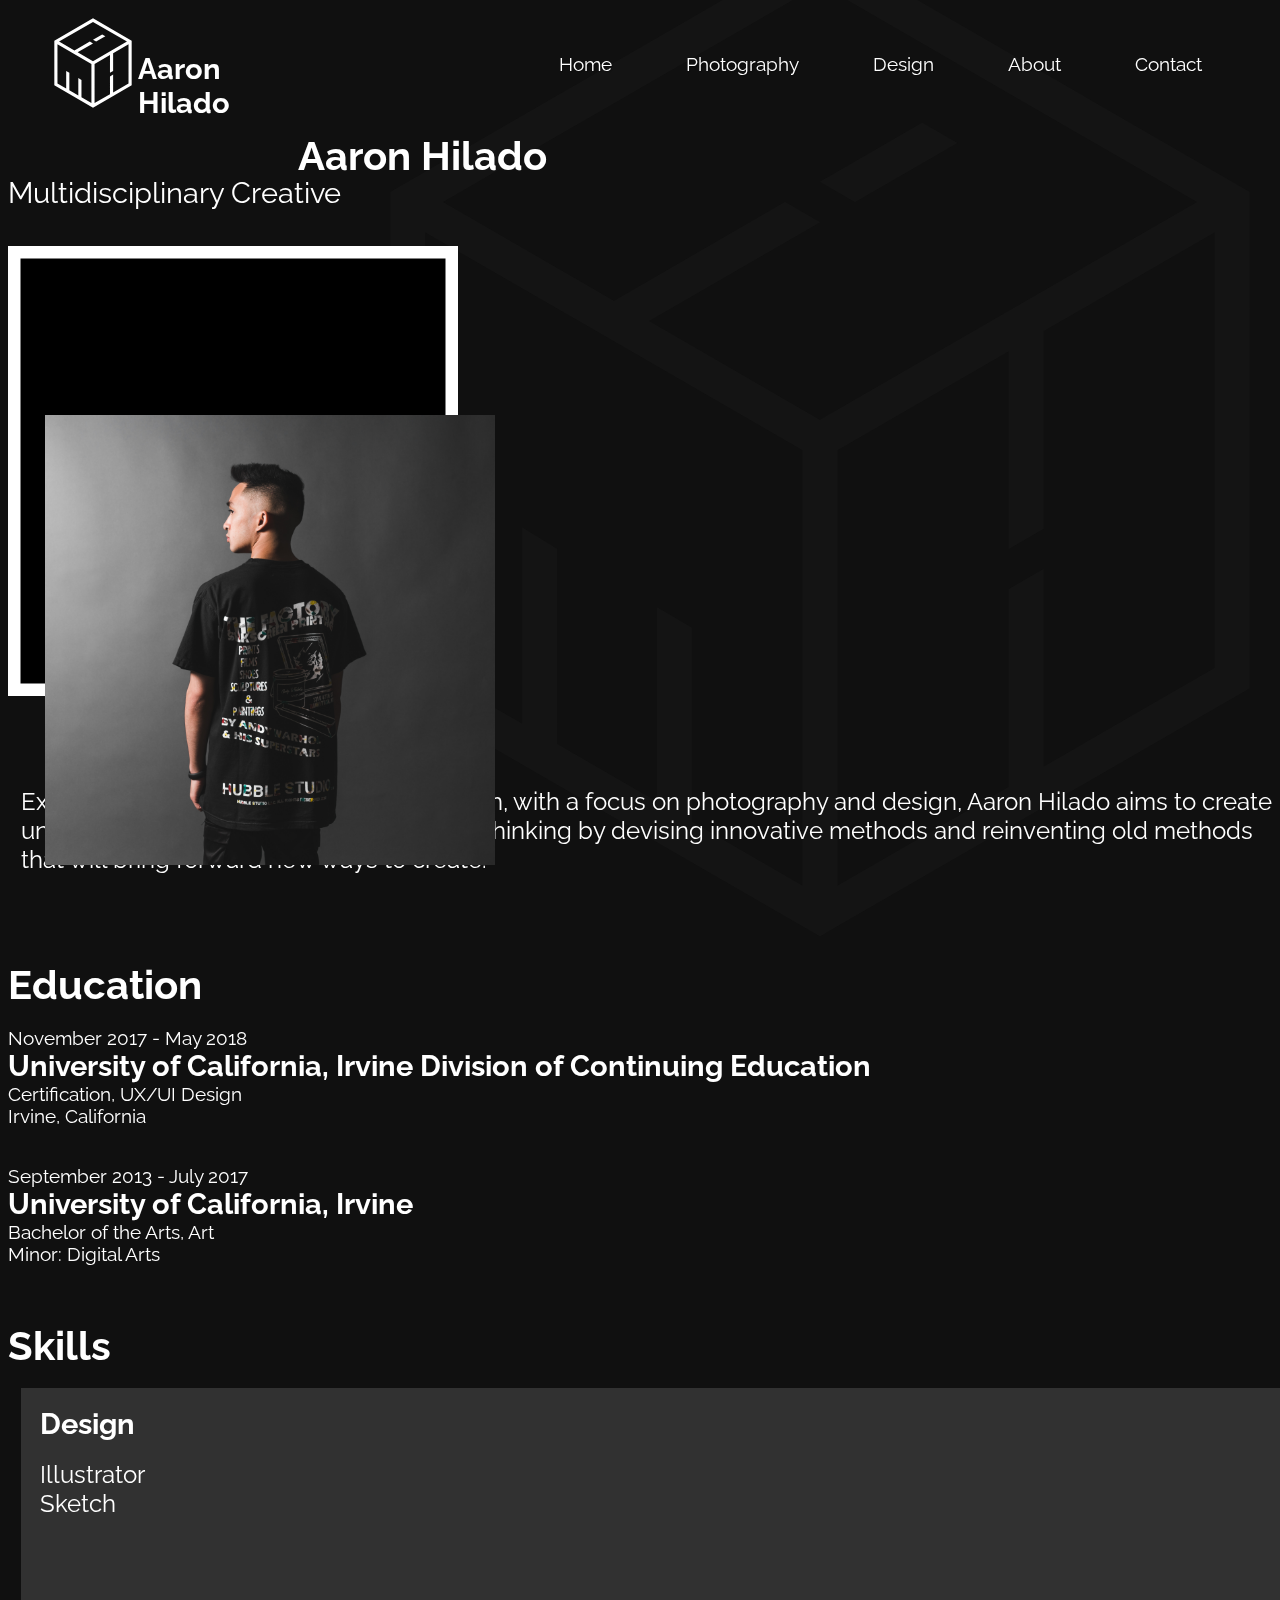
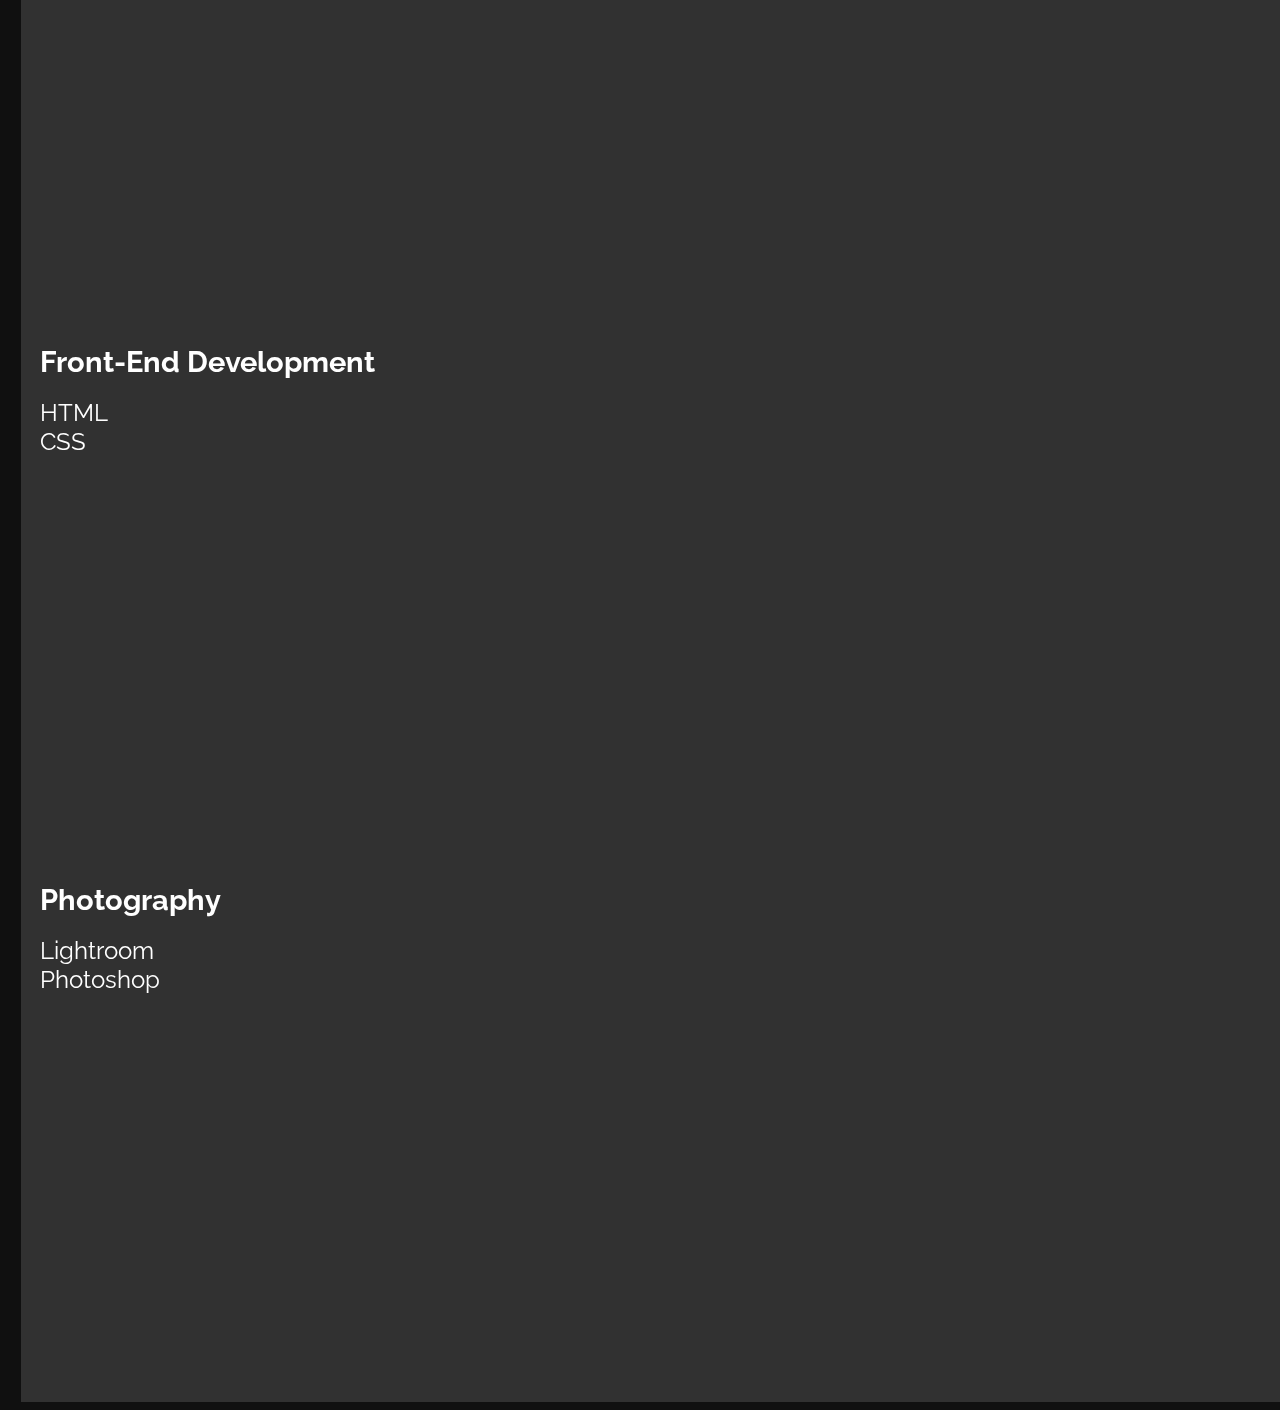
<file: About.html>
<!DOCTYPE html>
<html>

<head>
    <meta charset="utf-8">
    <meta http-equiv="X-UA-Compatible" content="IE=edge">
    <title>Aaron Hilado</title>
    <meta name="viewport" content="width=device-width, initial-scale=1">

    <link rel="stylesheet" href="https://stackpath.bootstrapcdn.com/bootstrap/4.1.0/css/bootstrap.min.css" integrity="sha384-9gVQ4dYFwwWSjIDZnLEWnxCjeSWFphJiwGPXr1jddIhOegiu1FwO5qRGvFXOdJZ4"
        crossorigin="anonymous">
    <link rel="stylesheet" href="https://use.fontawesome.com/releases/v5.0.10/css/all.css" integrity="sha384-+d0P83n9kaQMCwj8F4RJB66tzIwOKmrdb46+porD/OvrJ+37WqIM7UoBtwHO6Nlg"
        crossorigin="anonymous">
    <link href="https://fonts.googleapis.com/css?family=Raleway" rel="stylesheet">
    <link rel="stylesheet" type="text/css" href="style.css">
    <link rel="stylesheet" type="text/css" href="about.css">
</head>

<body>

    <div class="container-fluid">
        <img class="BGLogo" src="images/CubeLogo.svg">
    </div>

    <nav class="navigation-bar">
        <div id="logoGroup">
            <a href="index.html">
                <img class="logo" src="images/CubeLogo.svg">
                <h1> Aaron Hilado </h1>
            </a>
        </div>
        <div id="navLinks">
            <ul>
                <li>
                    <a href="index.html">Home</a>
                </li>
                <li>
                    <a href="photoHome.html">Photography</a>
                </li>
                <li>
                    <a href="designHome.html">Design</a>
                </li>
                <li>
                    <a href="about.html">About</a>
                </li>
                <li>
                    <a href="contact.html">Contact</a>
                </li>
            </ul>
        </div>
    </nav>

    <div class="container-fluid top-buffer">
        <div class="row justify-content-center">
            <div class="col-lg-8">
                <p class="heading">Aaron Hilado</p>
                <p class="subheading">Multidisciplinary Creative</p>
            </div>
        </div>
        <div class="row justify-content-center" style="padding-top: 3%">
            <div class="col-lg-4">
                <svg width="450" height="450">
                    <rect width="450" height="450" style="position: relative; z-index: -1; stroke: white; stroke-width: 25px;"></rect>
                </svg>
                <div class="profileimg">
                    <img src="images/Portrait.jpg">
                </div>
            </div>
            <div class="col-lg-4" style="padding: 5% 0 0 1%">
                <p class="abouttext">Exploring different fields of content creation, with a focus on photography and
                    design, Aaron Hilado
                    aims to create unique content and revolutionize creative thinking by devising innovative methods
                    and reinventing old methods that will bring forward new ways to create.</p>
            </div>
        </div>
    </div>

    <div class="container-fluid" style="padding-top: 5%">
        <div class="row justify-content-center">
            <div class="col-lg-4 text-center">
                <p class="heading">Education</p>
            </div>
        </div>
        <br>
        <div class="row justify-content-center">
            <div class="col-lg-7">
                <p class="aboutBody">November 2017 - May 2018</p>
                <p class="aboutSubheading">University of California, Irvine Division of Continuing Education</p>
                <p class="aboutBody">Certification, UX/UI Design</p>
                <p class="aboutBody">Irvine, California</p>
                <br><br>
                <p class="aboutBody">September 2013 - July 2017</p>
                <p class="aboutSubheading">University of California, Irvine</p>
                <p class="aboutBody">Bachelor of the Arts, Art<br>Minor: Digital Arts<br></p>
            </div>
        </div>
        <br>
        <br>
        <div class="row justify-content-center top-buffer">
            <div class="col-lg-4 text-center">
                <p class="heading">Skills</p>
            </div>
        </div>
        <div class="row justify-content-center top-buffer">
            <div class="col-lg-3 text-center cardbg">
                <p class="cardheading">Design</p>
                <br>
                <p class="cardbody">Illustrator</p>
                <p class="cardbody">Sketch</p>
            </div>
            <div class="col-lg-3 text-center cardbg">
                <p class="cardheading">Front-End Development</p>
                <br>
                <p class="cardbody">HTML</p>
                <p class="cardbody">CSS</p>
            </div>
            <div class="col-lg-3 text-center cardbg">
                <p class="cardheading">Photography</p>
                <br>
                <p class="cardbody">Lightroom</p>
                <p class="cardbody">Photoshop</p>
            </div>
        </div>
    </div>

</body>

</html>
</file>
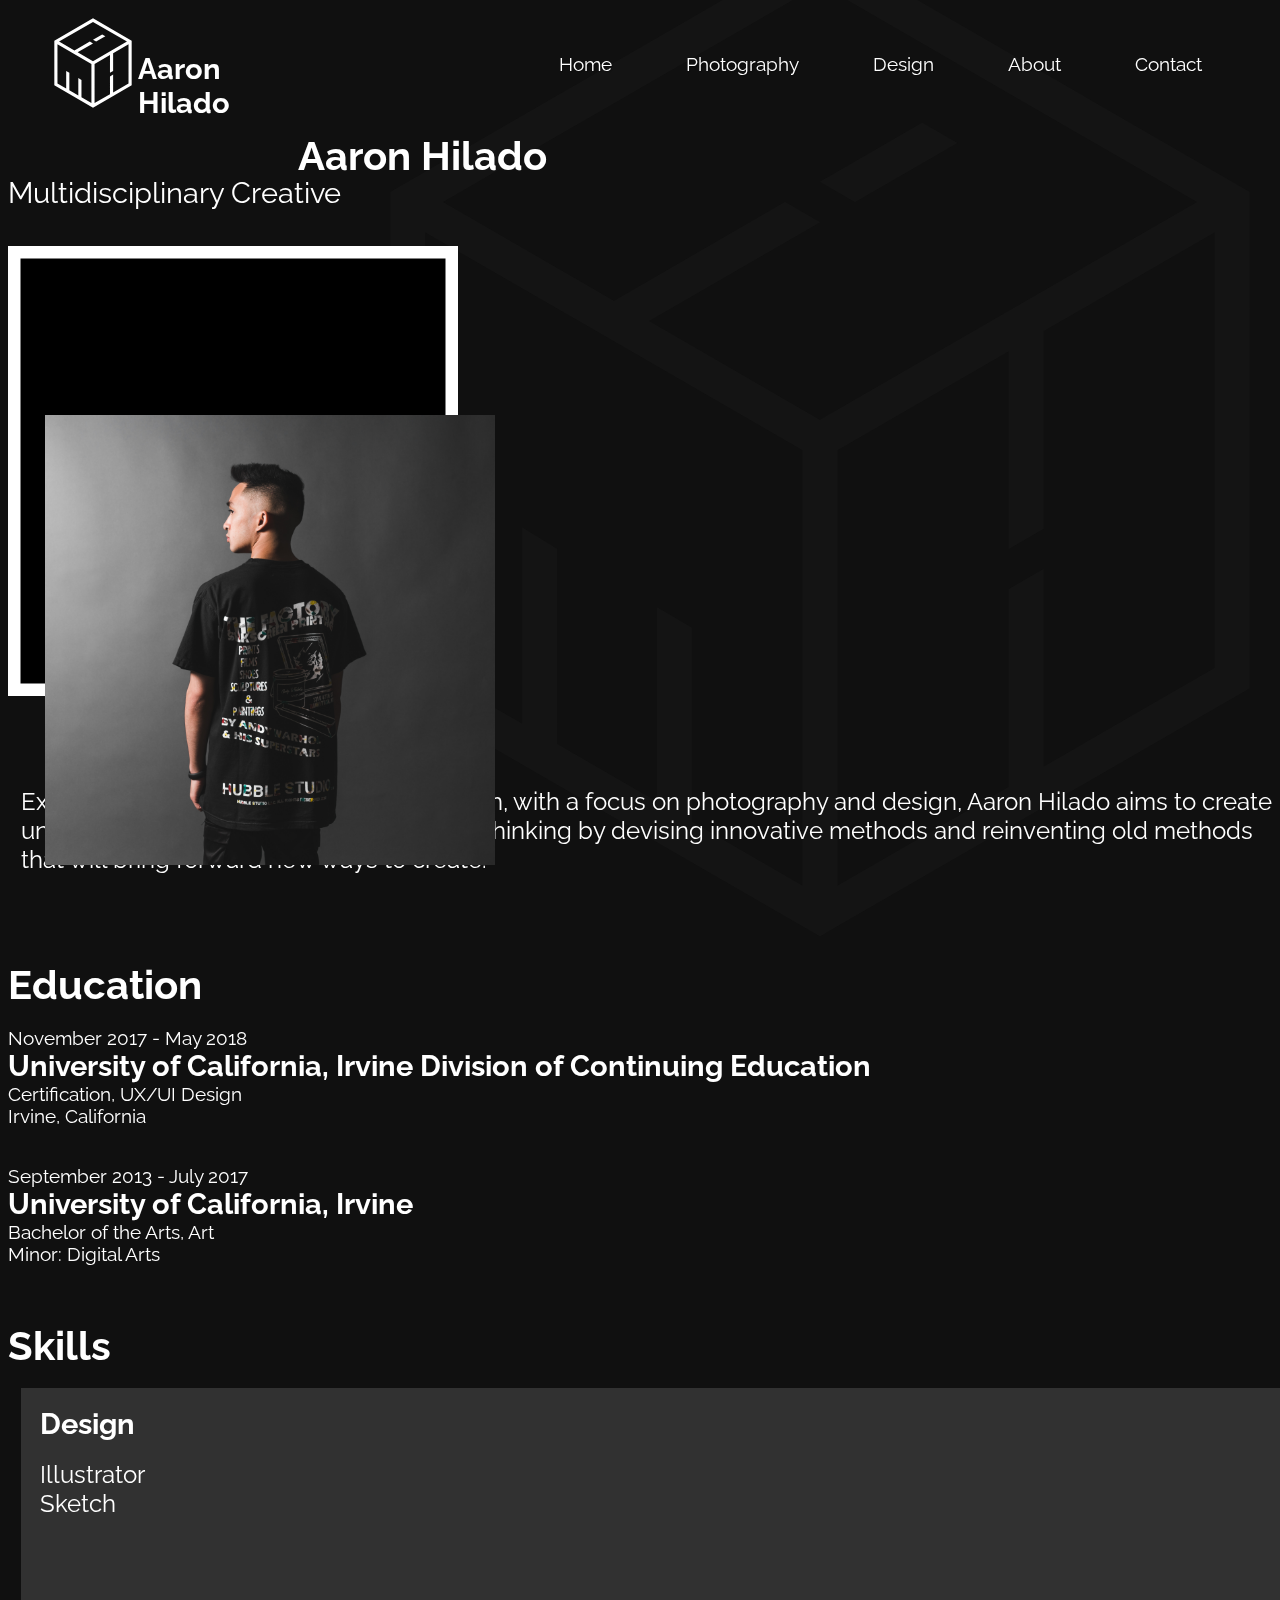
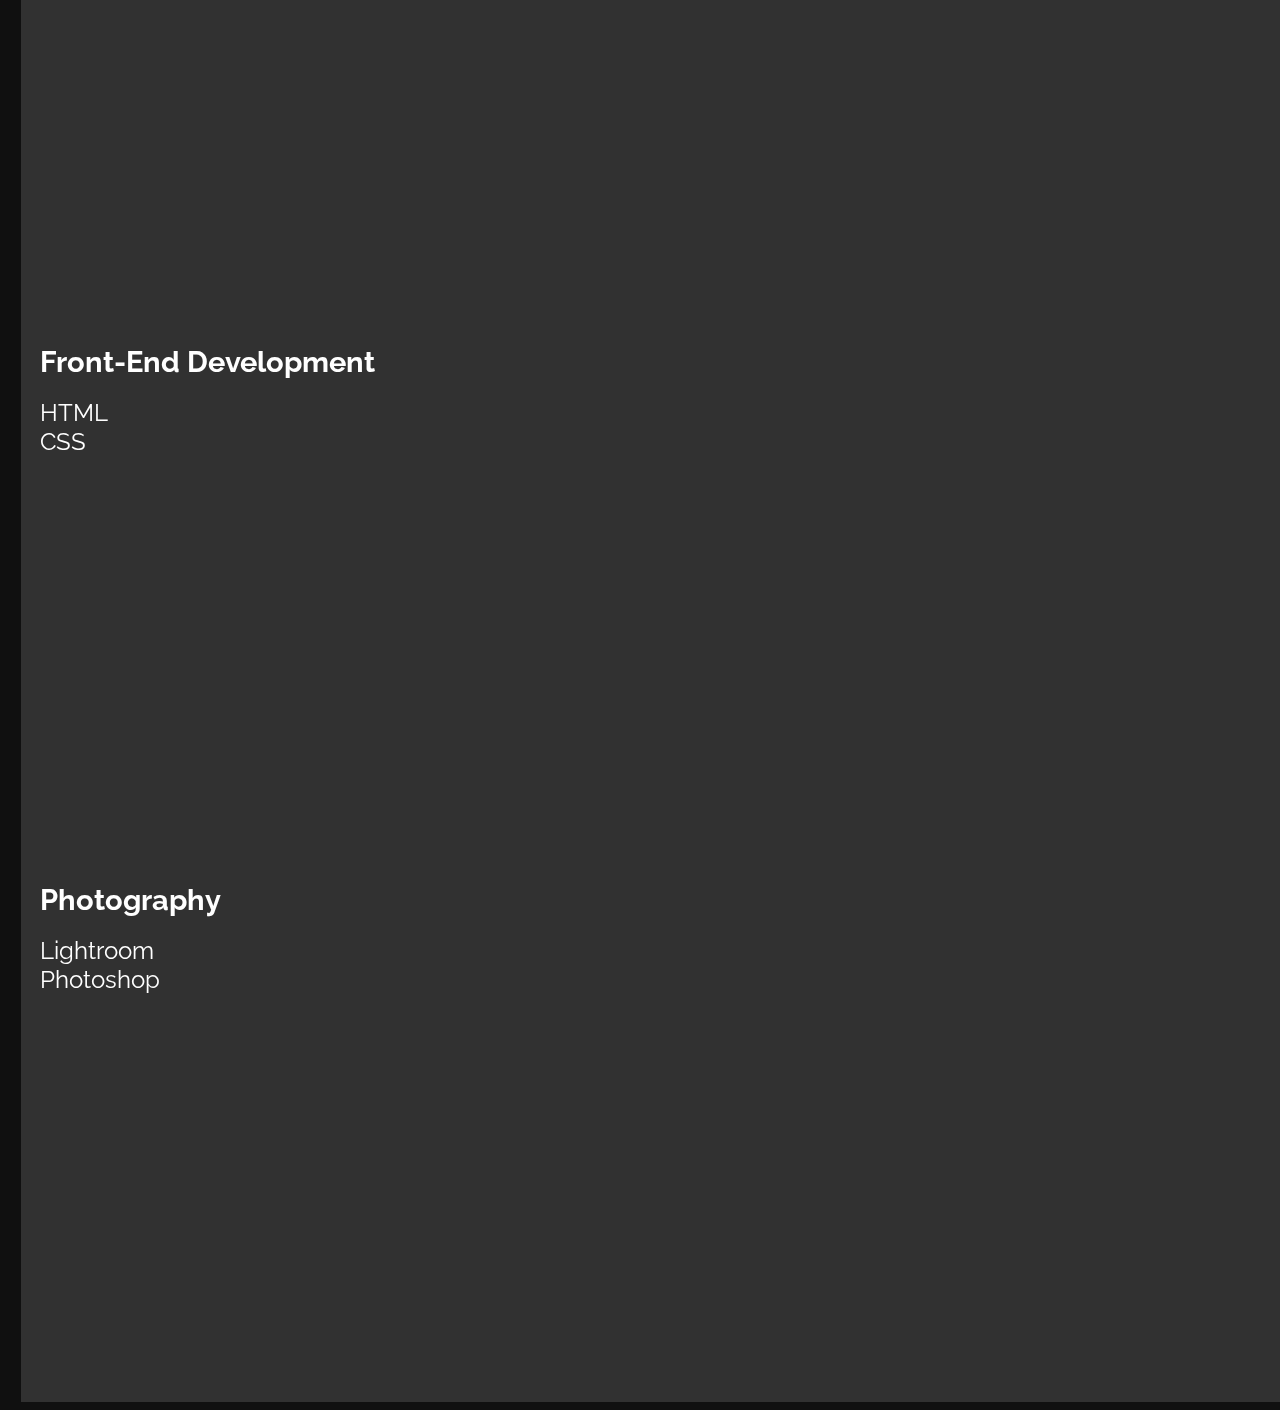
<file: about.html>
<!DOCTYPE html>
<html>

<head>
    <meta charset="utf-8">
    <meta http-equiv="X-UA-Compatible" content="IE=edge">
    <title>Aaron Hilado</title>
    <meta name="viewport" content="width=device-width, initial-scale=1">

    <link rel="stylesheet" href="https://stackpath.bootstrapcdn.com/bootstrap/4.1.0/css/bootstrap.min.css" integrity="sha384-9gVQ4dYFwwWSjIDZnLEWnxCjeSWFphJiwGPXr1jddIhOegiu1FwO5qRGvFXOdJZ4"
        crossorigin="anonymous">
    <link rel="stylesheet" href="https://use.fontawesome.com/releases/v5.0.10/css/all.css" integrity="sha384-+d0P83n9kaQMCwj8F4RJB66tzIwOKmrdb46+porD/OvrJ+37WqIM7UoBtwHO6Nlg"
        crossorigin="anonymous">
    <link href="https://fonts.googleapis.com/css?family=Raleway" rel="stylesheet">
    <link rel="stylesheet" type="text/css" href="style.css">
    <link rel="stylesheet" type="text/css" href="about.css">
</head>

<body>

    <div class="container-fluid">
        <img class="BGLogo" src="images/CubeLogo.svg">
    </div>

    <nav class="navigation-bar">
        <div id="logoGroup">
            <a href="index.html">
                <img class="logo" src="images/CubeLogo.svg">
                <h1> Aaron Hilado </h1>
            </a>
        </div>
        <div id="navLinks">
            <ul>
                <li>
                    <a href="index.html">Home</a>
                </li>
                <li>
                    <a href="photoHome.html">Photography</a>
                </li>
                <li>
                    <a href="designHome.html">Design</a>
                </li>
                <li>
                    <a href="about.html">About</a>
                </li>
                <li>
                    <a href="contact.html">Contact</a>
                </li>
            </ul>
        </div>
    </nav>

    <div class="container-fluid top-buffer">
        <div class="row justify-content-center">
            <div class="col-lg-8">
                <p class="heading">Aaron Hilado</p>
                <p class="subheading">Multidisciplinary Creative</p>
            </div>
        </div>
        <div class="row justify-content-center" style="padding-top: 3%">
            <div class="col-lg-4">
                <svg width="450" height="450">
                    <rect width="450" height="450" style="position: relative; z-index: -1; stroke: white; stroke-width: 25px;"></rect>
                </svg>
                <div class="profileimg">
                    <img src="images/Portrait.jpg">
                </div>
            </div>
            <div class="col-lg-4" style="padding: 5% 0 0 1%">
                <p class="abouttext">Exploring different fields of content creation, with a focus on photography and
                    design, Aaron Hilado
                    aims to create unique content and revolutionize creative thinking by devising innovative methods
                    and reinventing old methods that will bring forward new ways to create.</p>
            </div>
        </div>
    </div>

    <div class="container-fluid" style="padding-top: 5%">
        <div class="row justify-content-center">
            <div class="col-lg-4 text-center">
                <p class="heading">Education</p>
            </div>
        </div>
        <br>
        <div class="row justify-content-center">
            <div class="col-lg-7">
                <p class="aboutBody">November 2017 - May 2018</p>
                <p class="aboutSubheading">University of California, Irvine Division of Continuing Education</p>
                <p class="aboutBody">Certification, UX/UI Design</p>
                <p class="aboutBody">Irvine, California</p>
                <br><br>
                <p class="aboutBody">September 2013 - July 2017</p>
                <p class="aboutSubheading">University of California, Irvine</p>
                <p class="aboutBody">Bachelor of the Arts, Art<br>Minor: Digital Arts<br></p>
            </div>
        </div>
        <br>
        <br>
        <div class="row justify-content-center top-buffer">
            <div class="col-lg-4 text-center">
                <p class="heading">Skills</p>
            </div>
        </div>
        <div class="row justify-content-center top-buffer">
            <div class="col-lg-3 text-center cardbg">
                <p class="cardheading">Design</p>
                <br>
                <p class="cardbody">Illustrator</p>
                <p class="cardbody">Sketch</p>
            </div>
            <div class="col-lg-3 text-center cardbg">
                <p class="cardheading">Front-End Development</p>
                <br>
                <p class="cardbody">HTML</p>
                <p class="cardbody">CSS</p>
            </div>
            <div class="col-lg-3 text-center cardbg">
                <p class="cardheading">Photography</p>
                <br>
                <p class="cardbody">Lightroom</p>
                <p class="cardbody">Photoshop</p>
            </div>
        </div>
    </div>

</body>

</html>
</file>
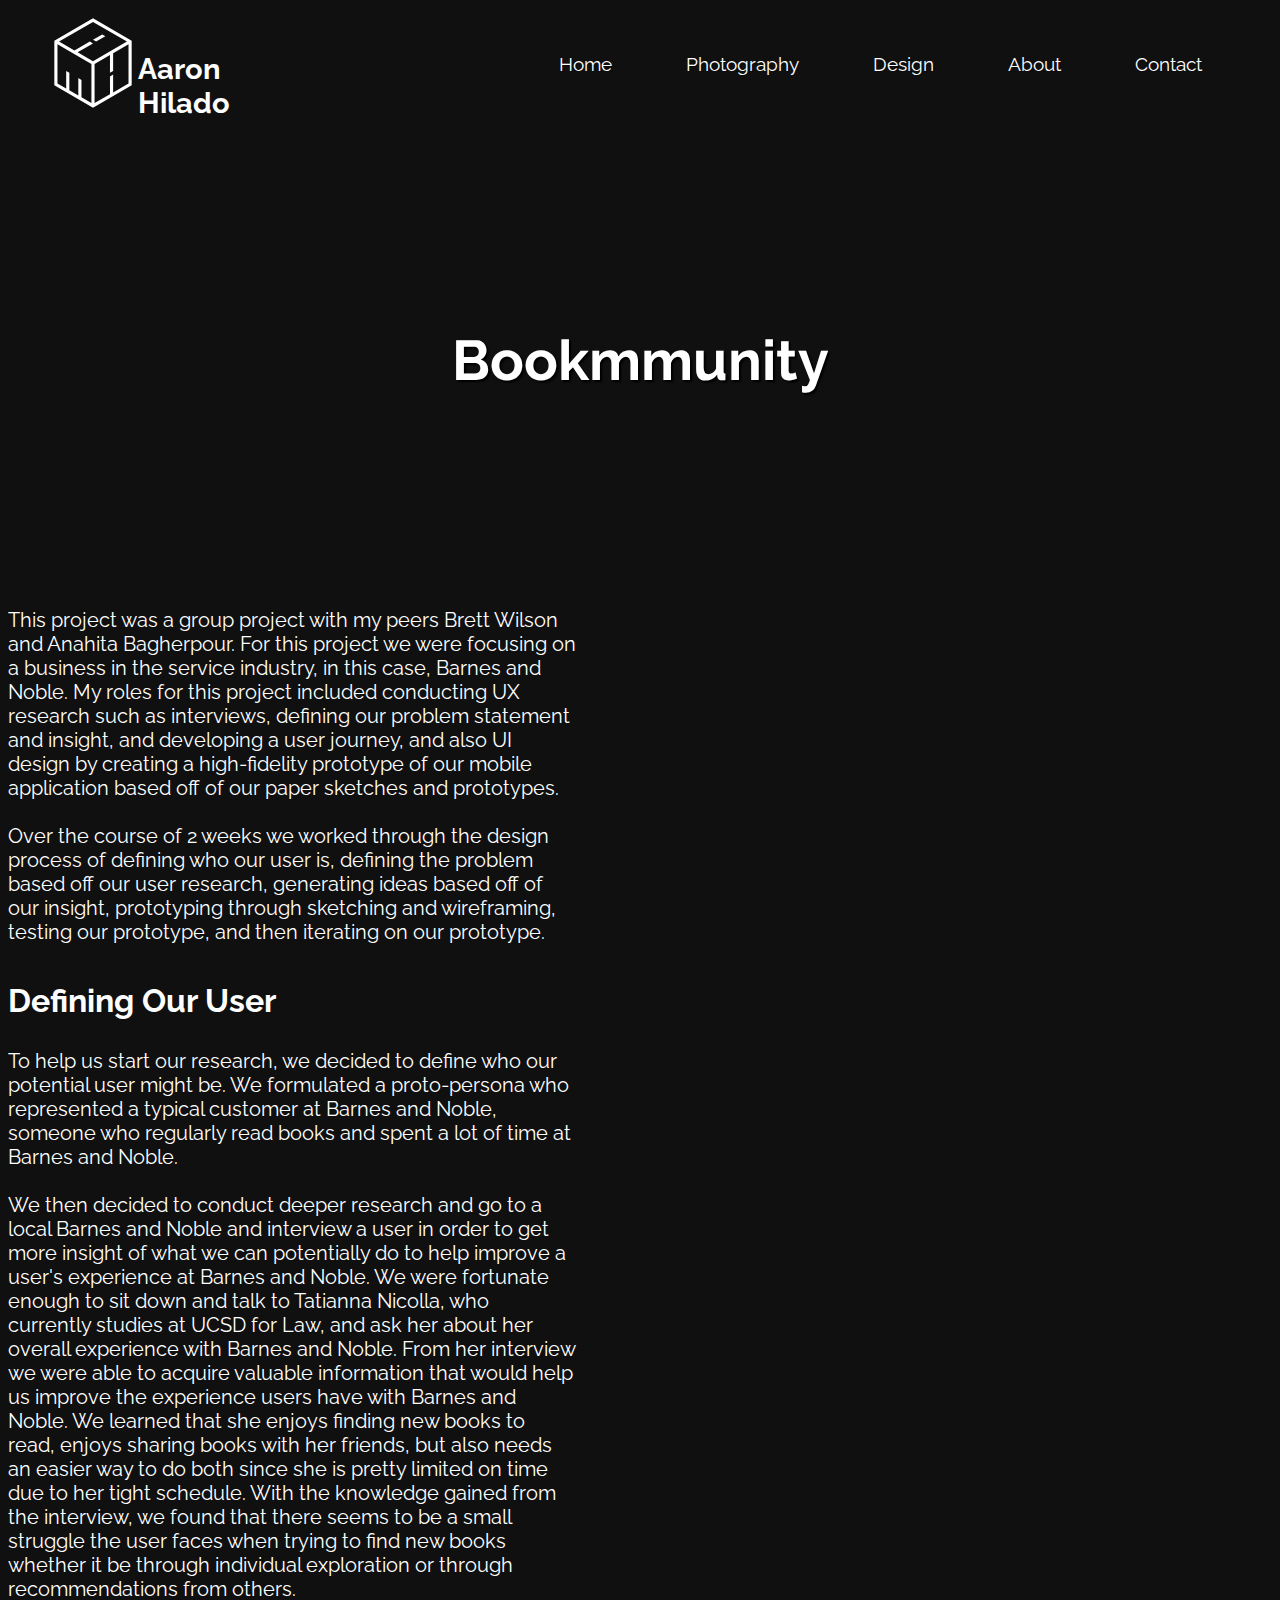
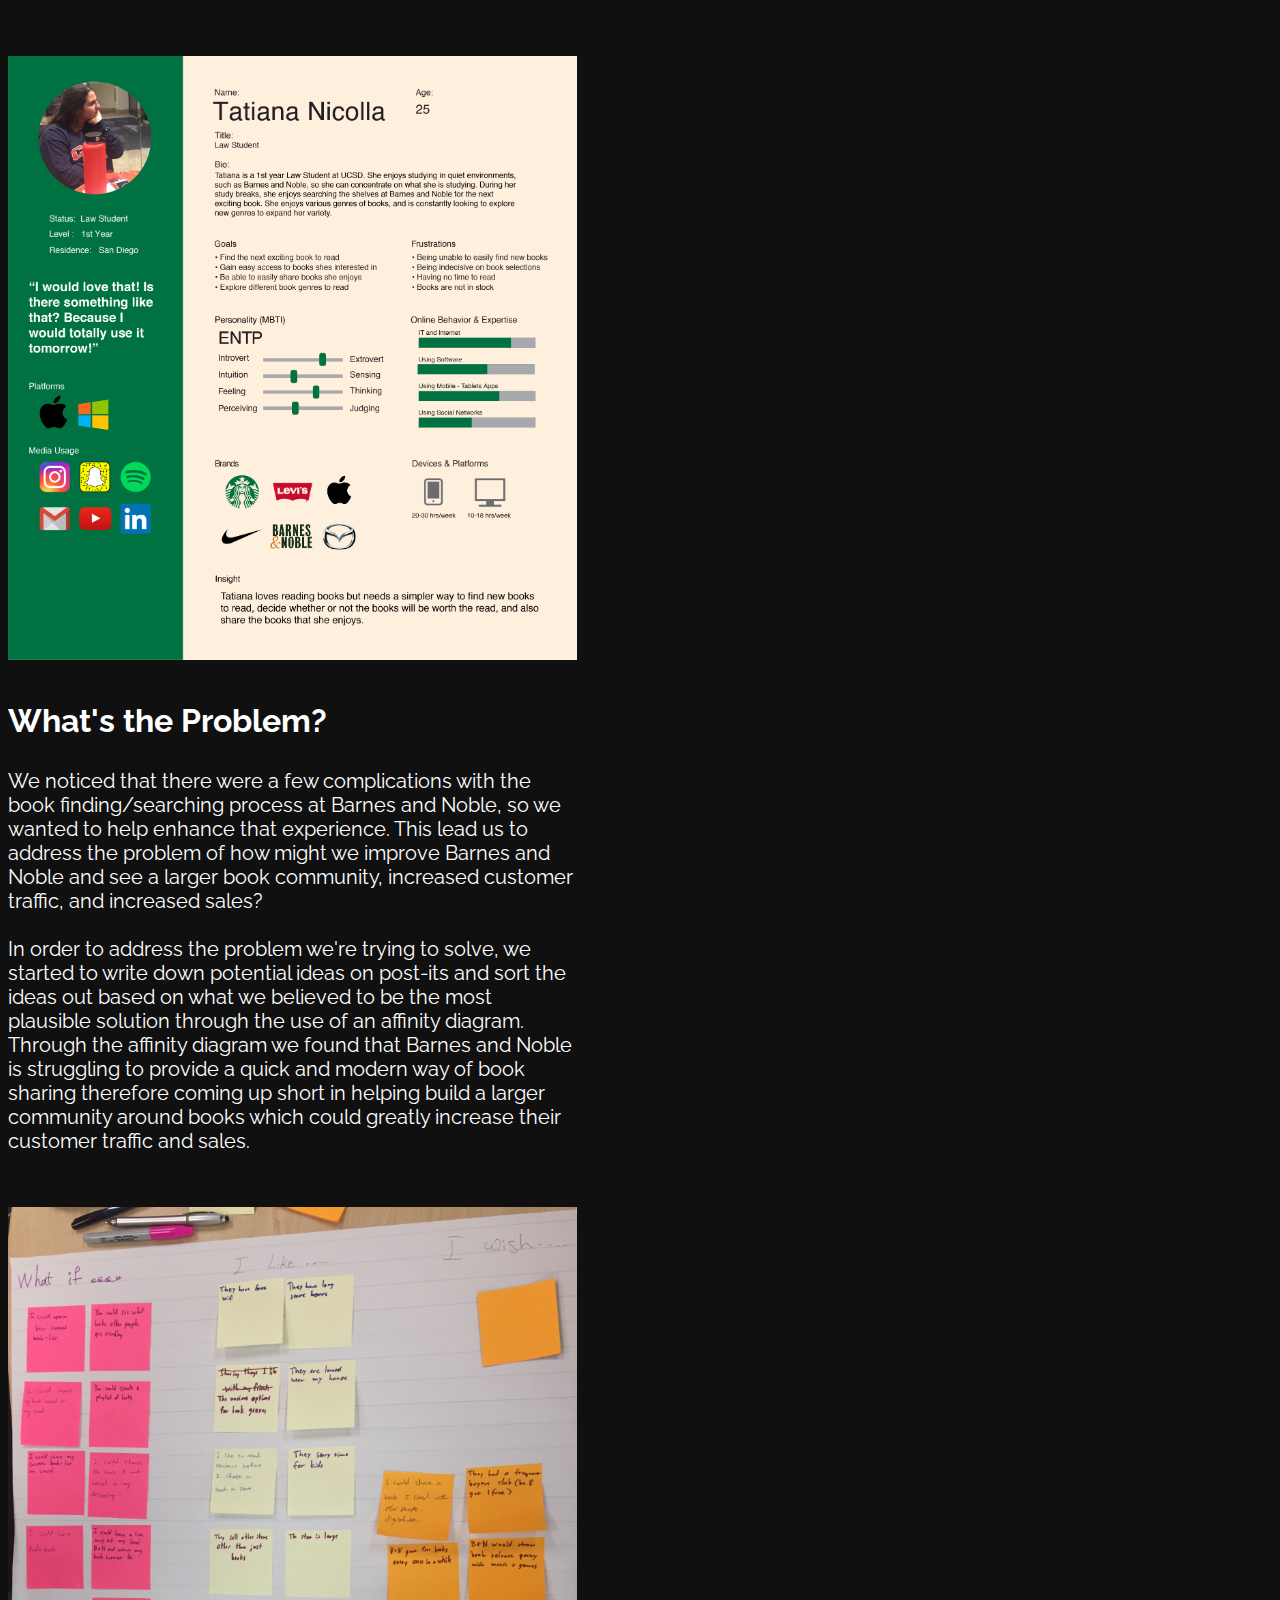
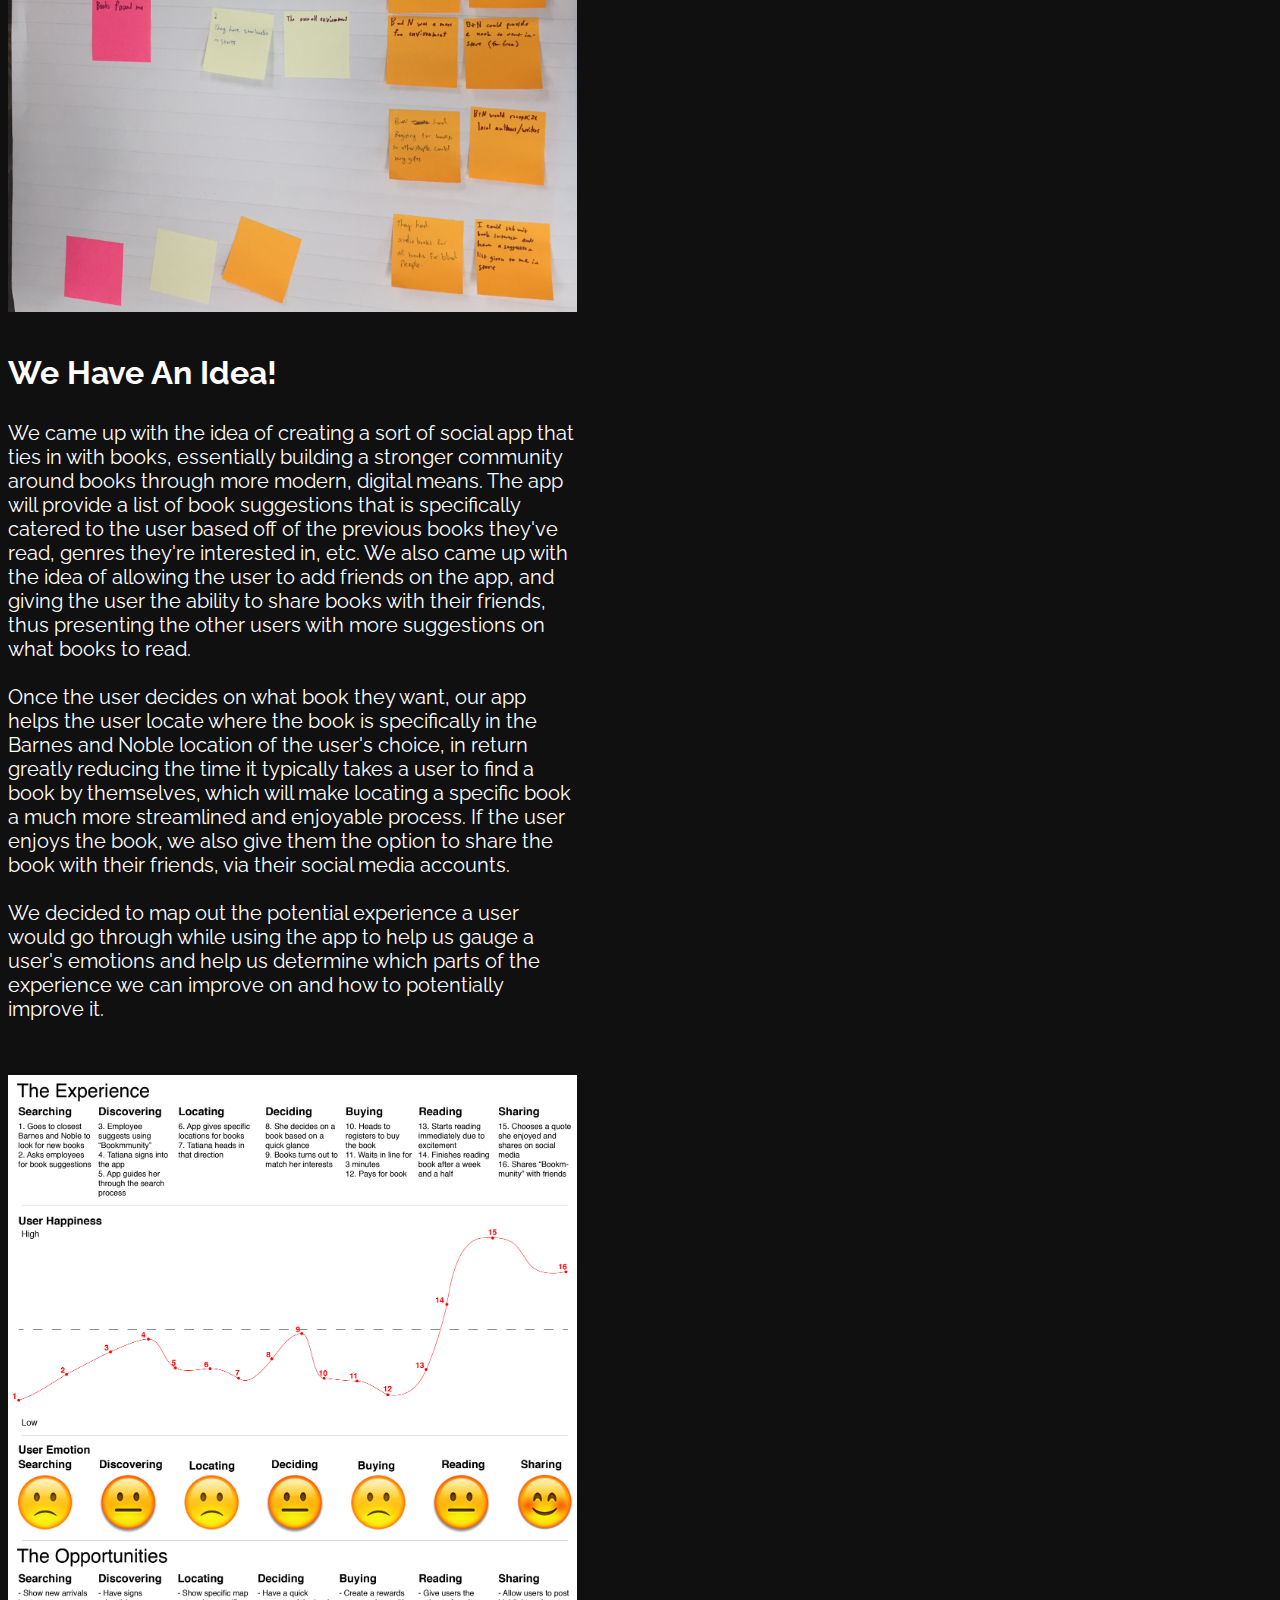
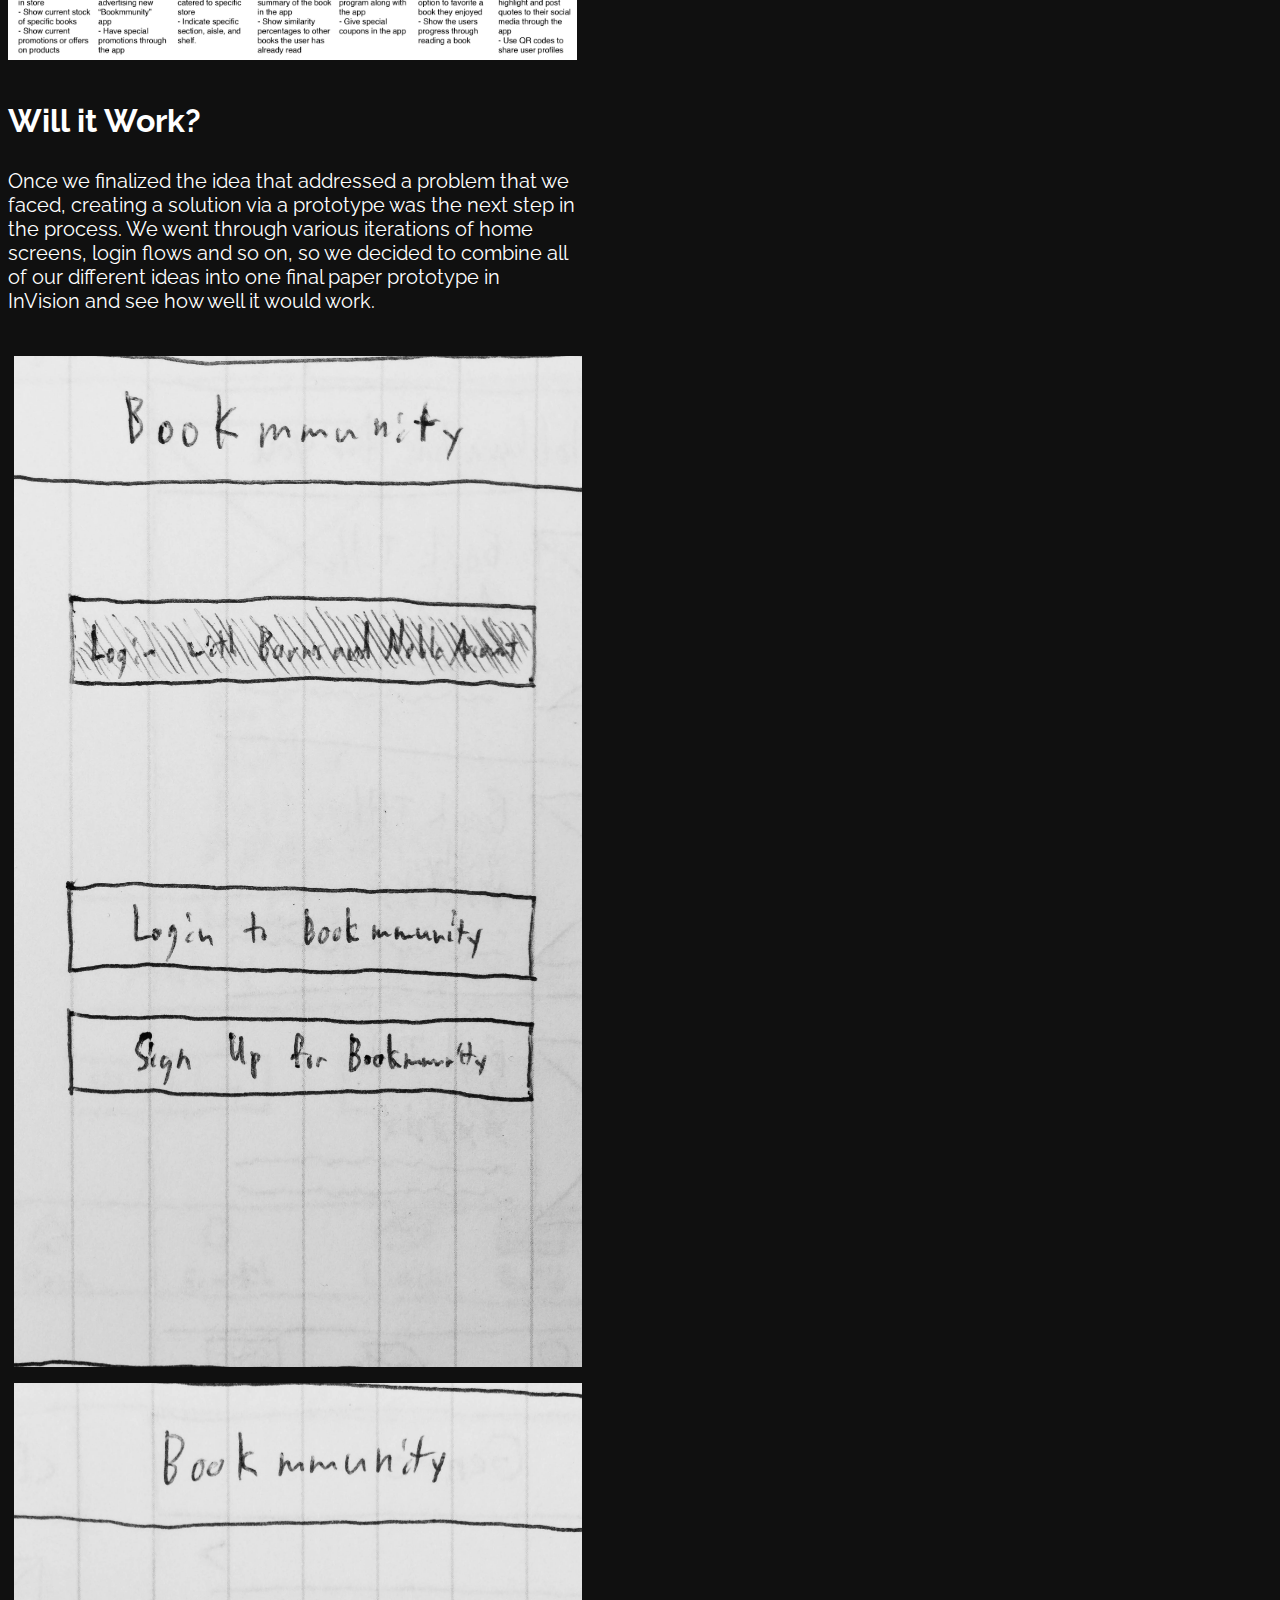
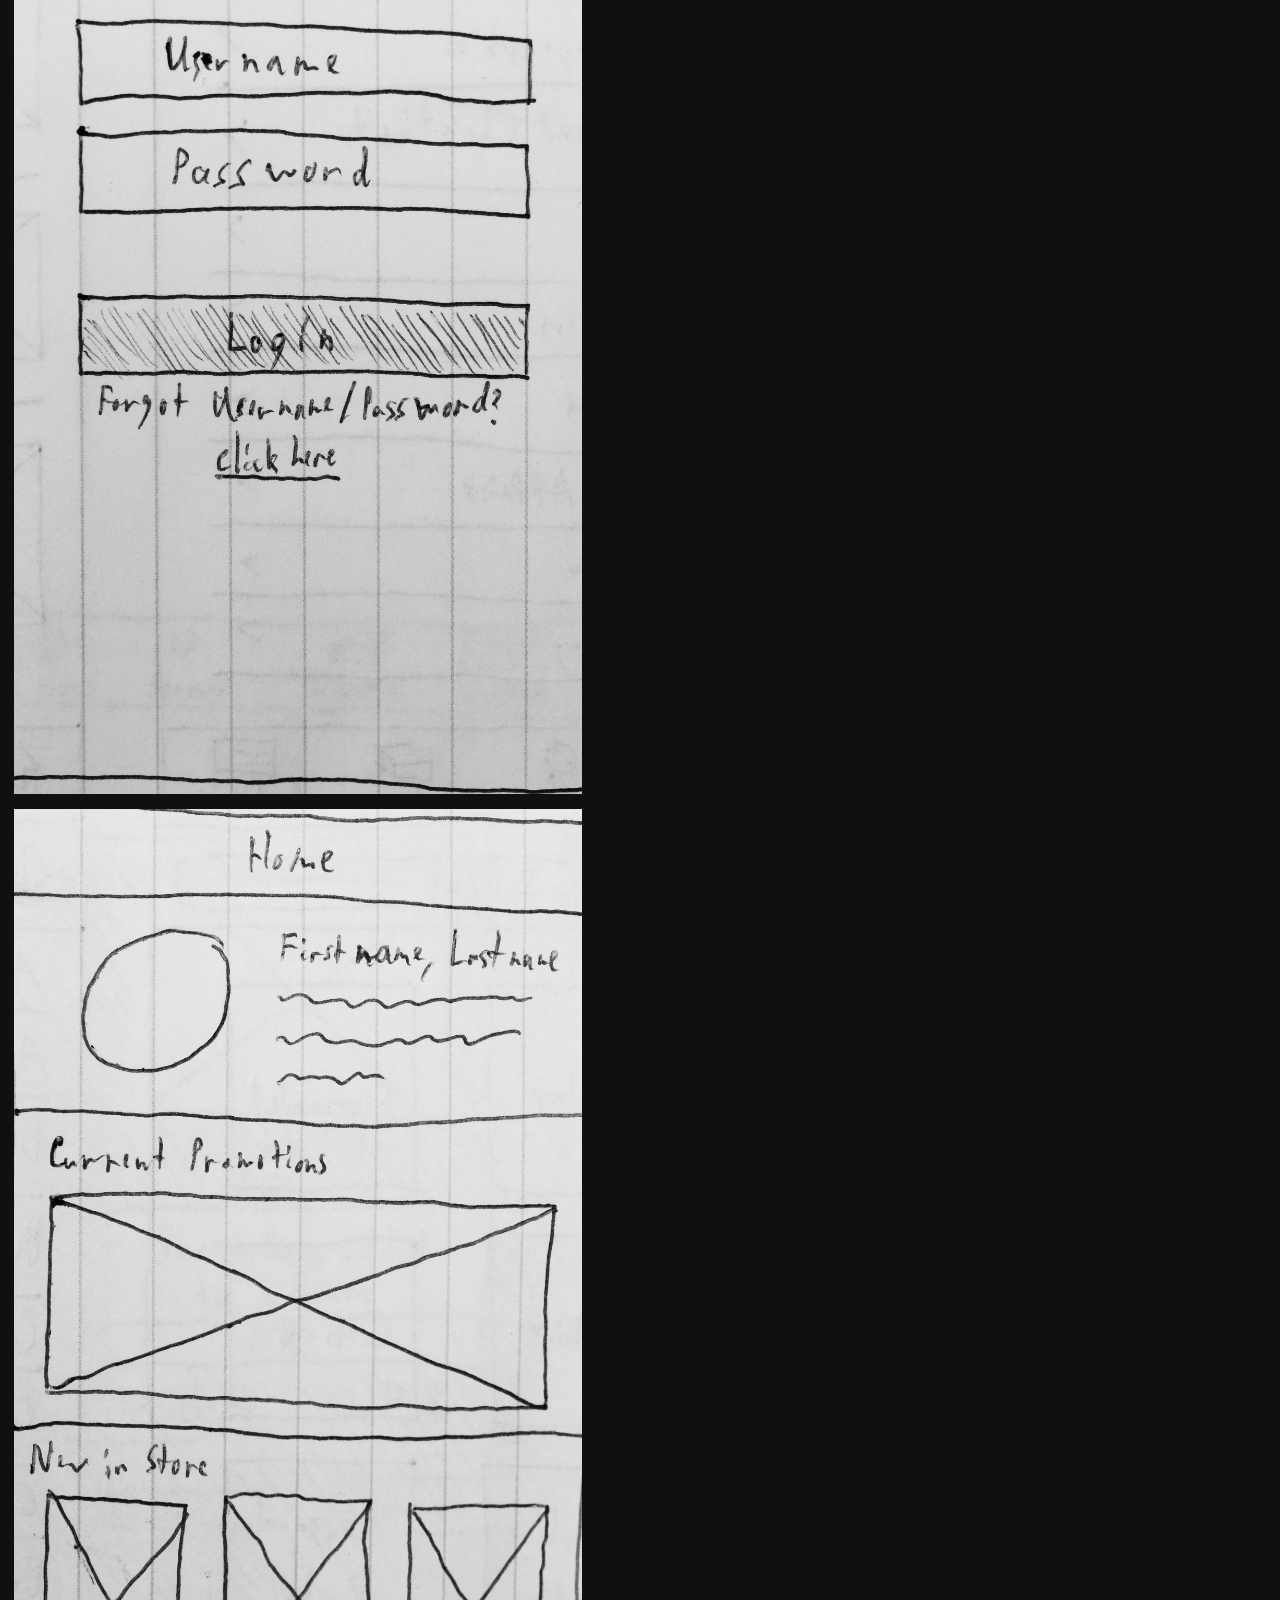
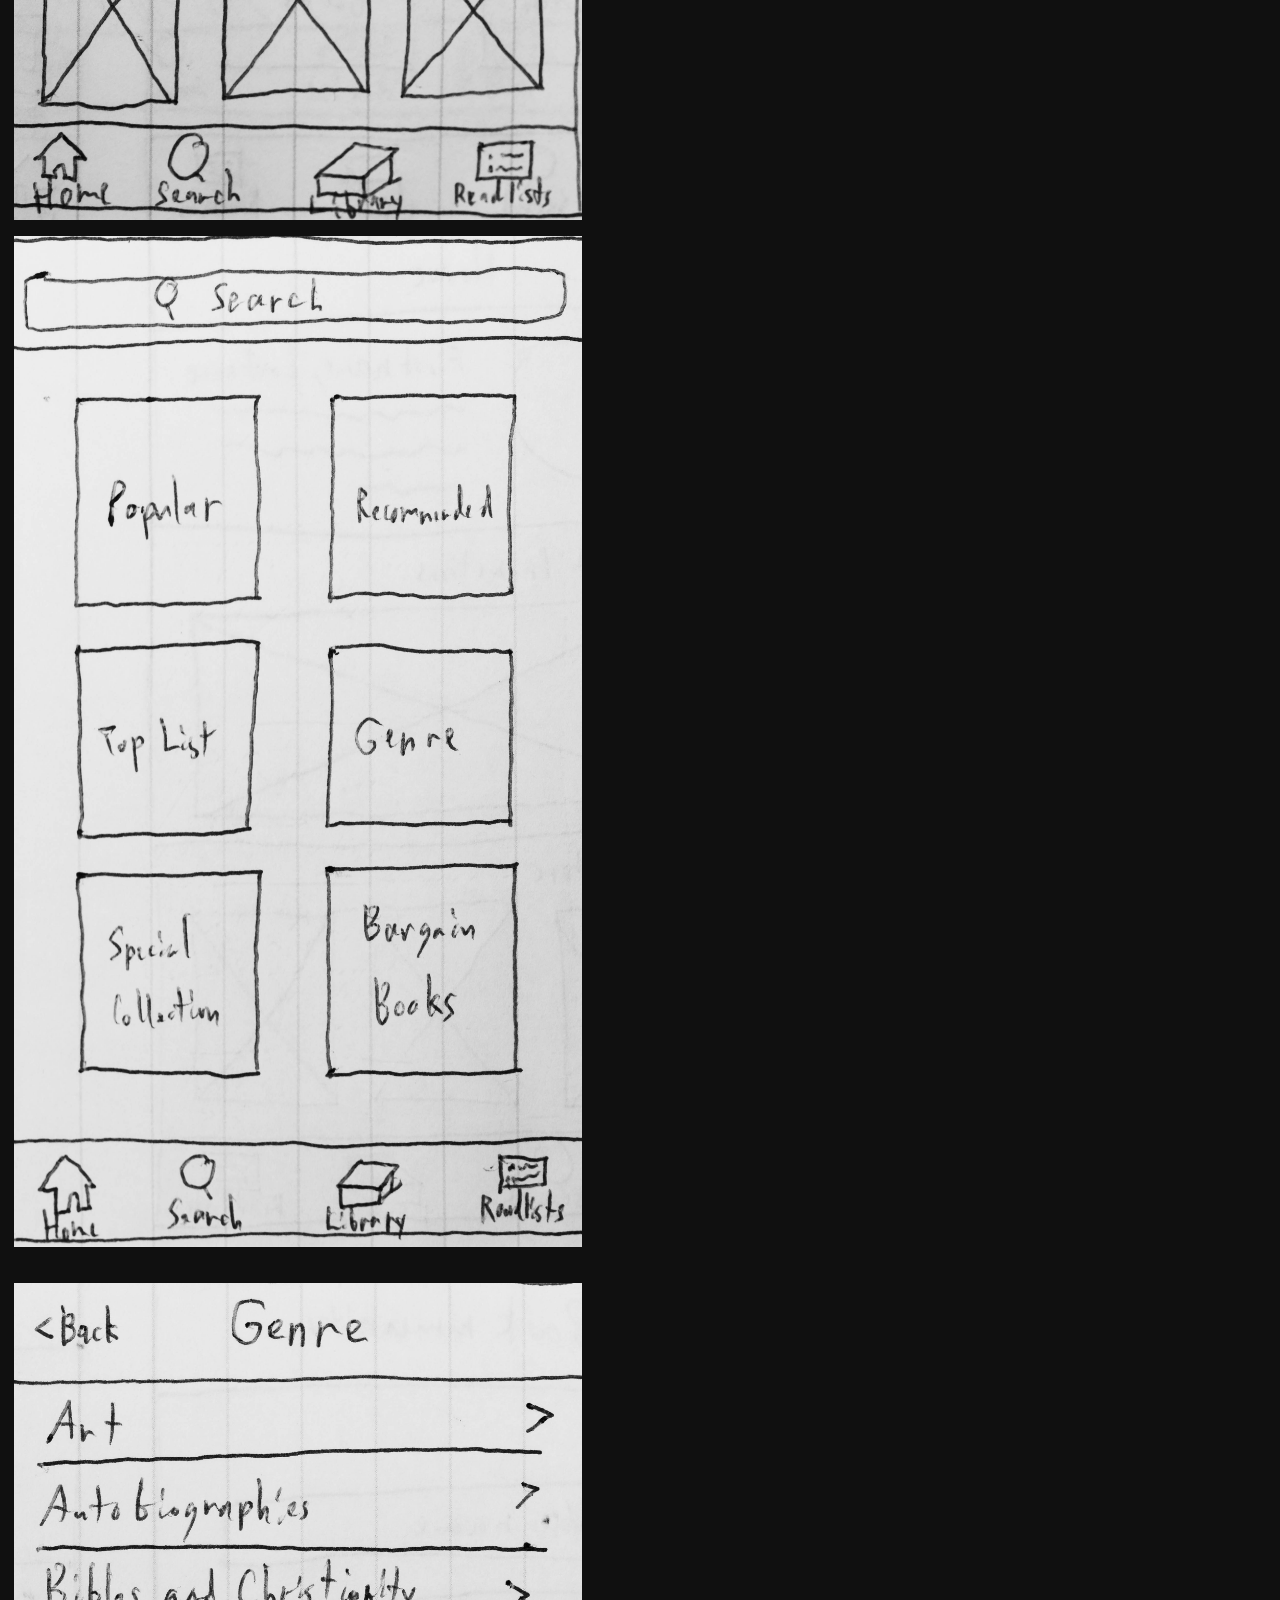
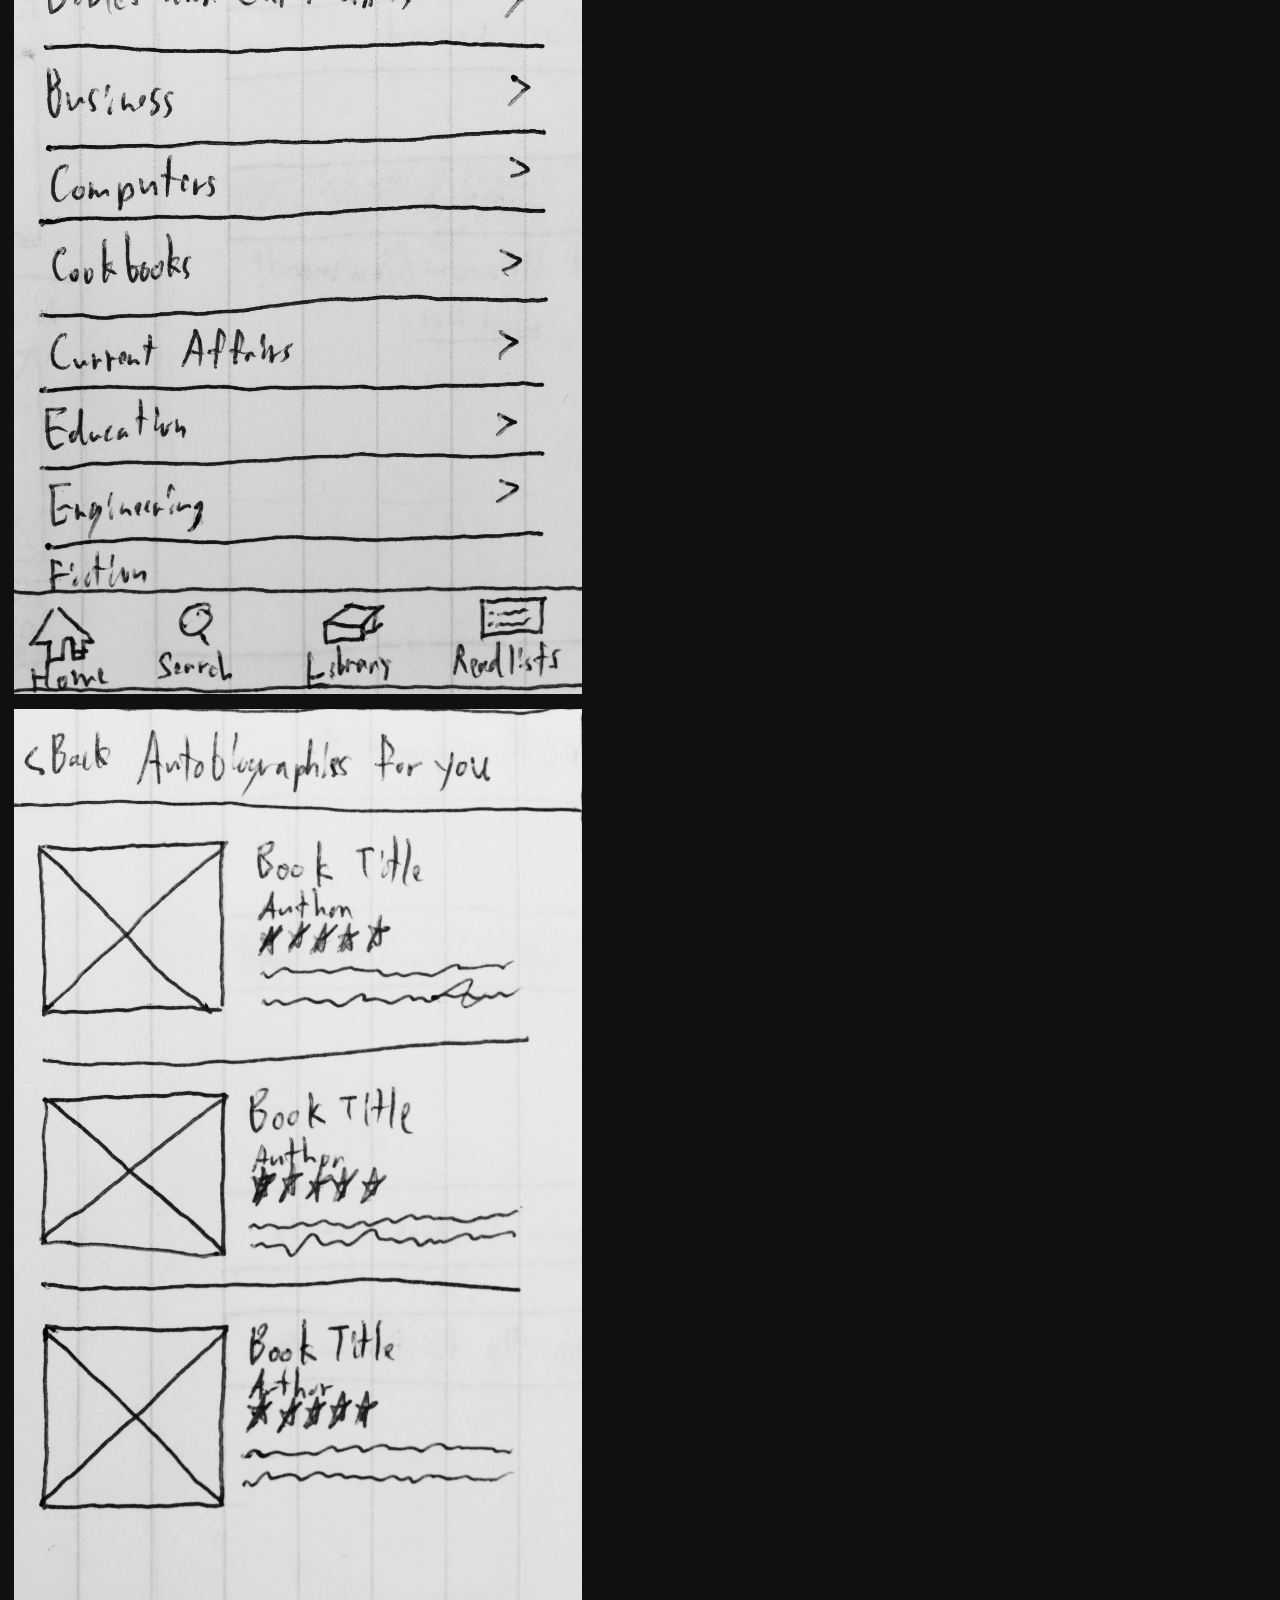
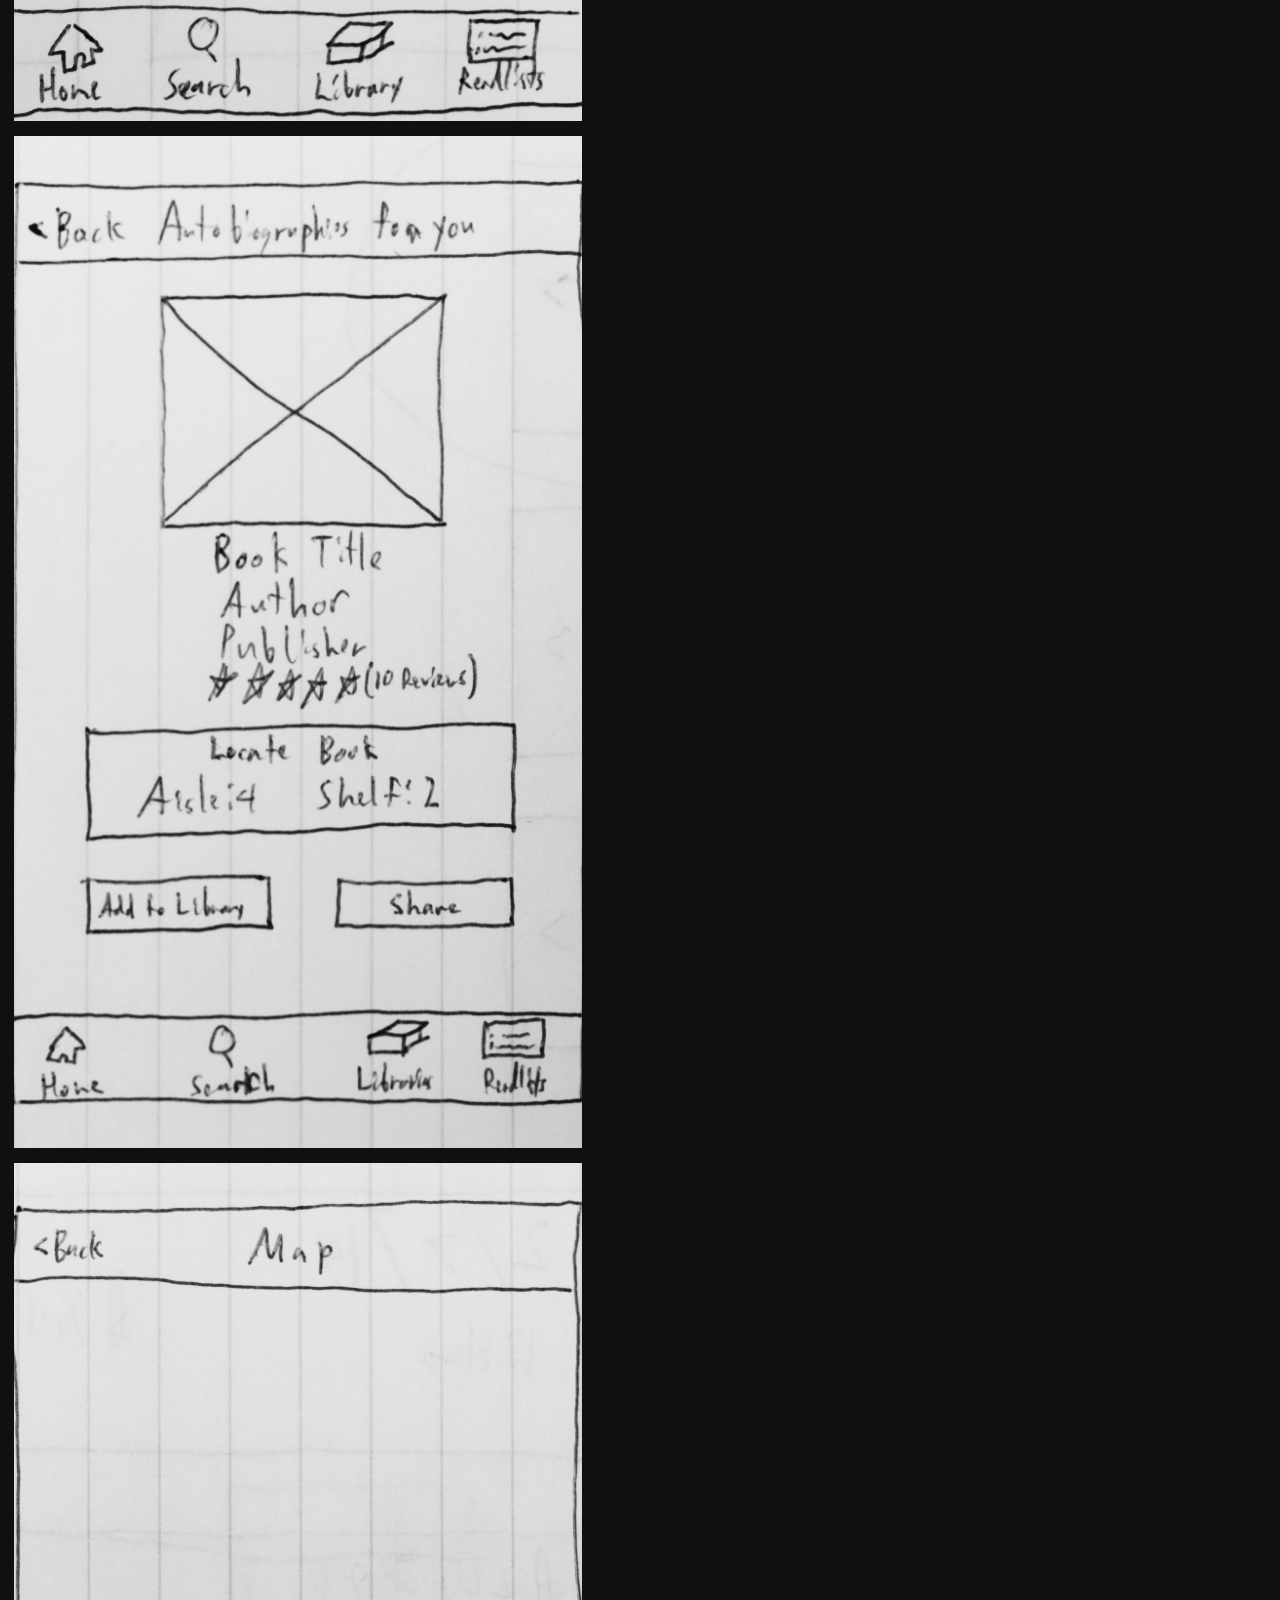
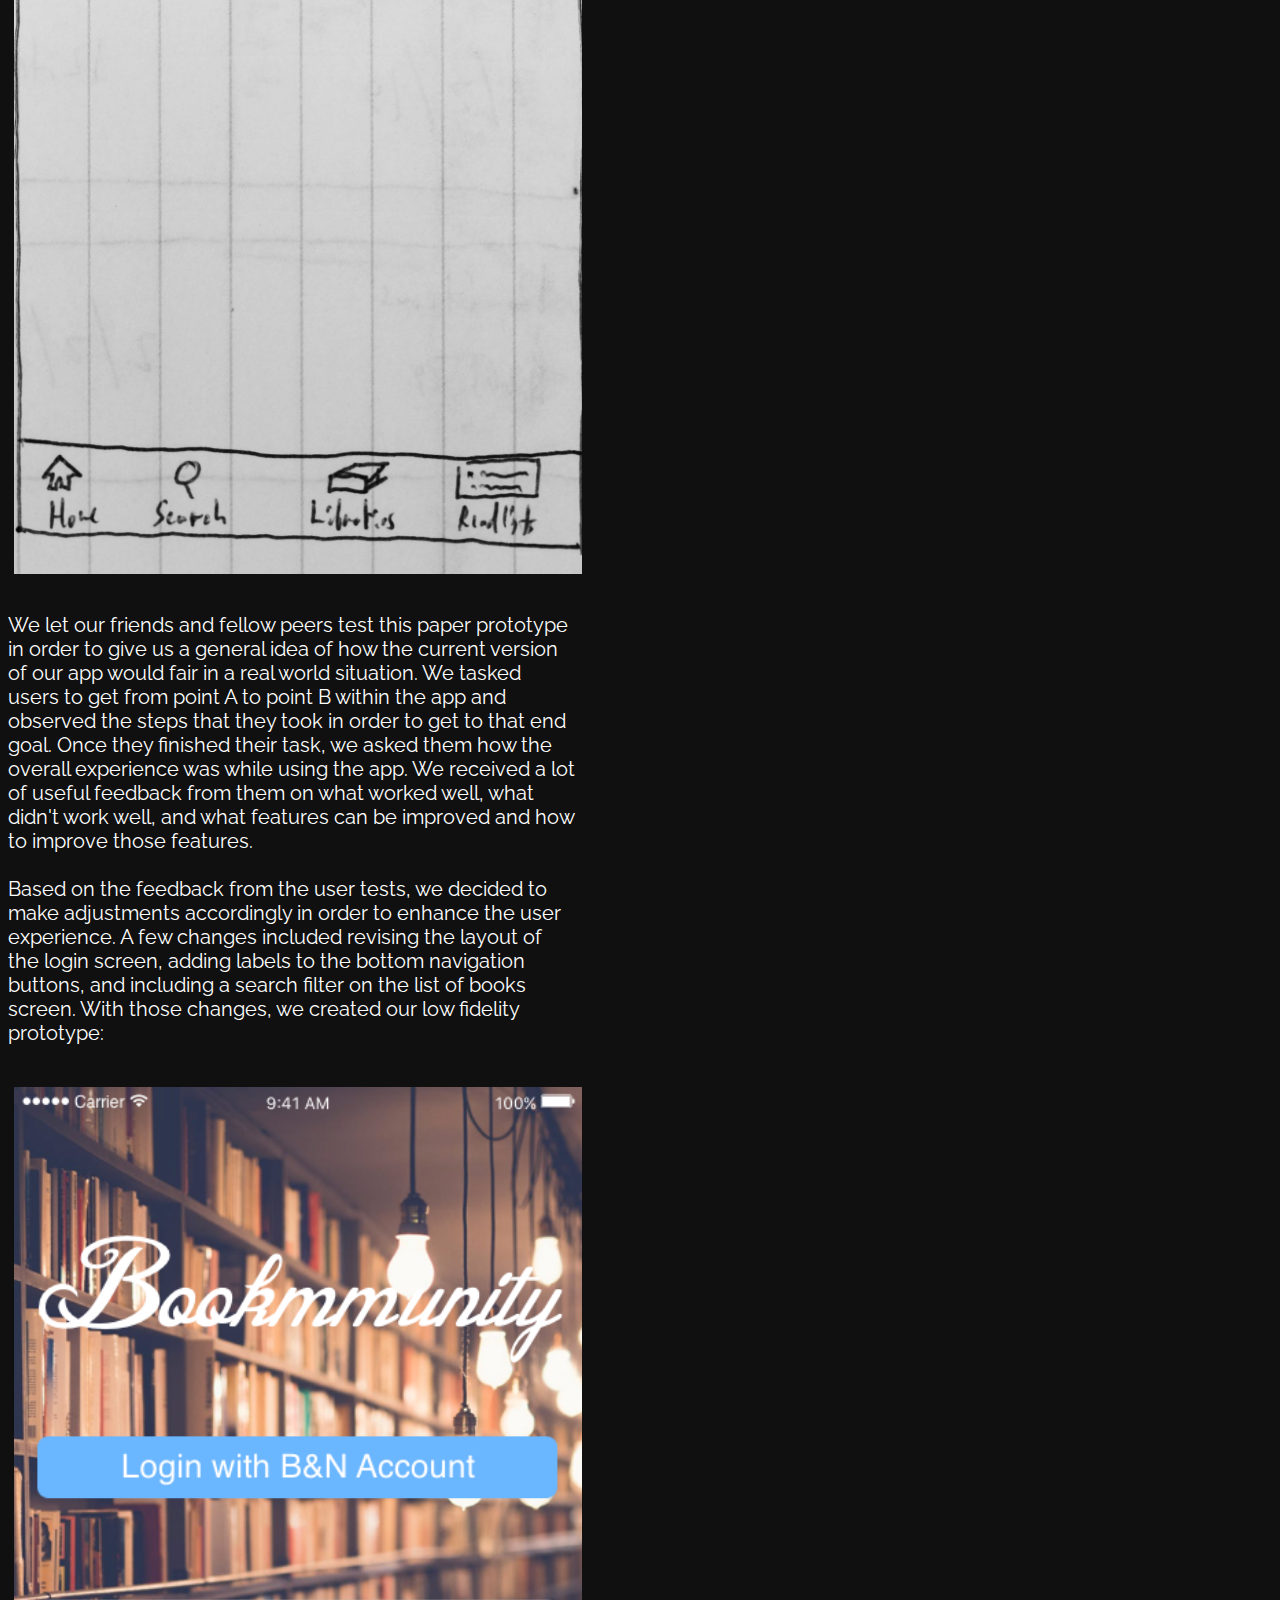
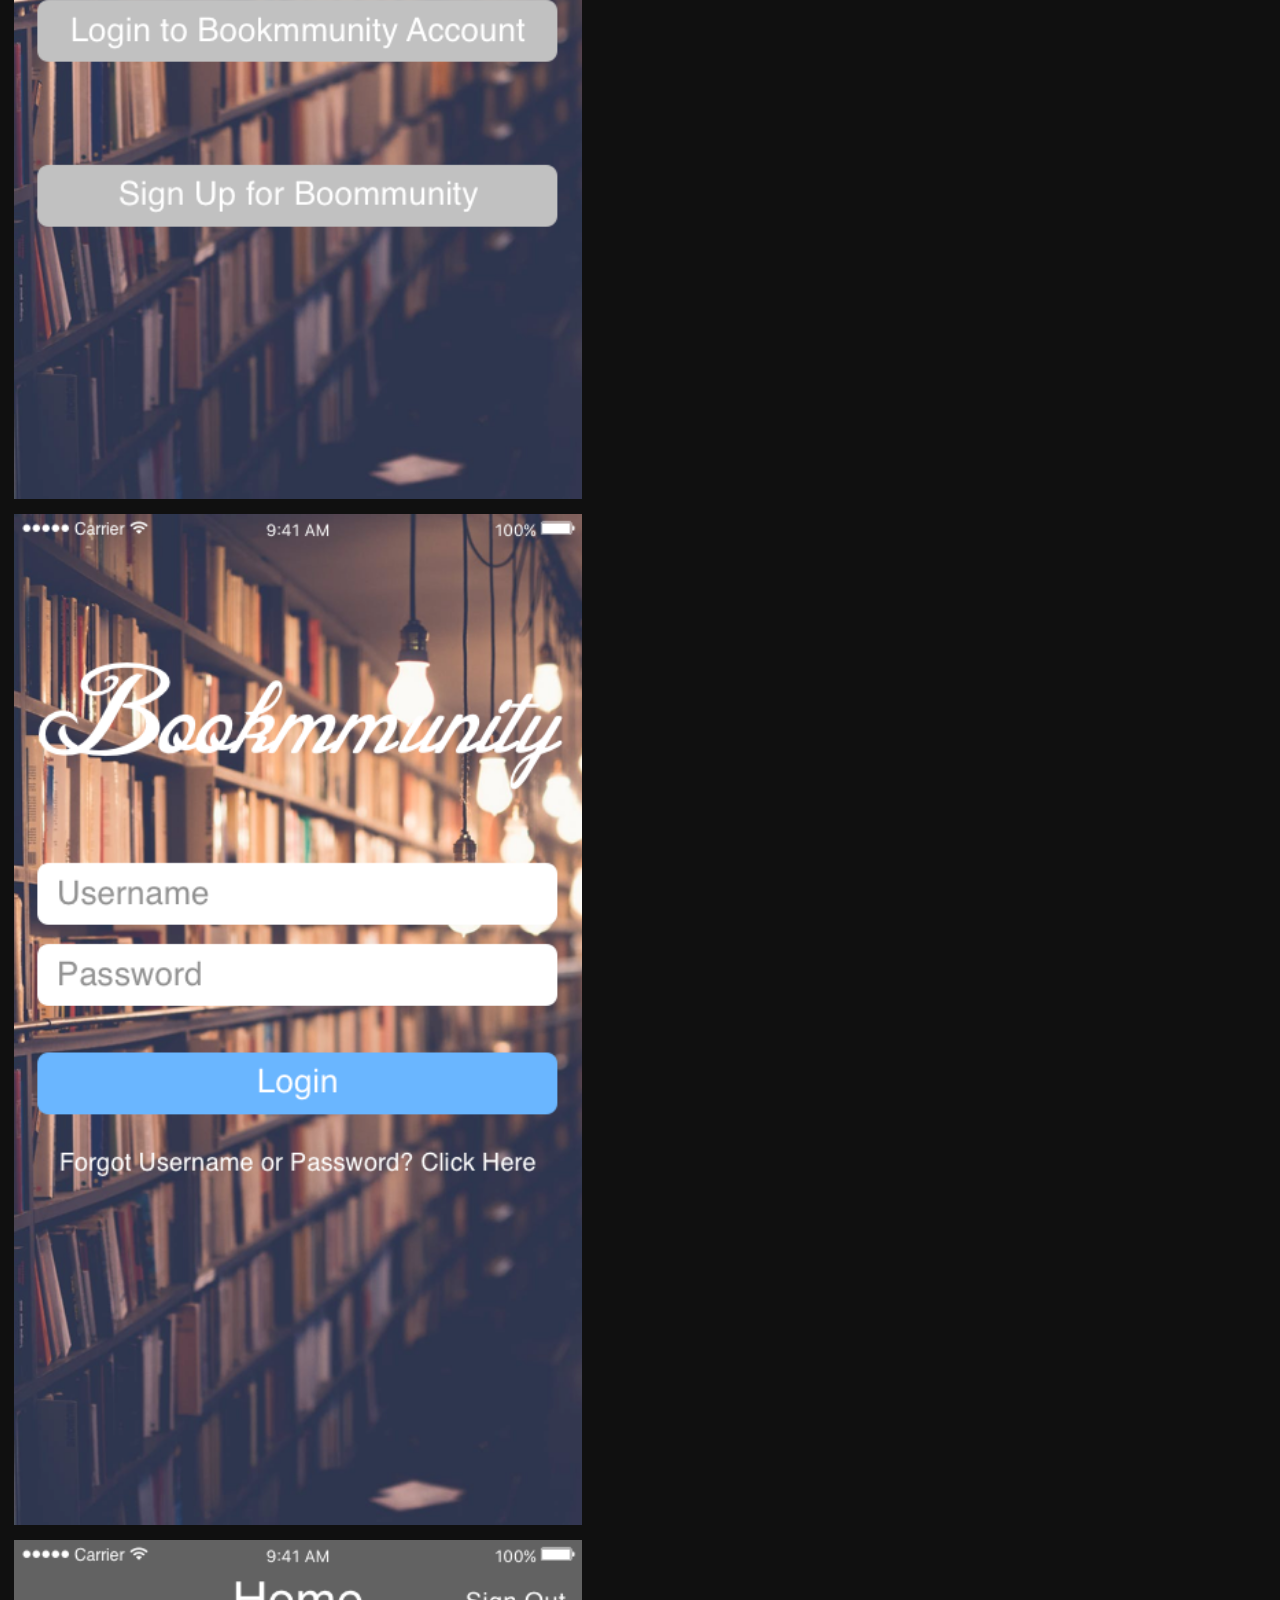
<file: bookmmunity.html>
<!DOCTYPE html>
<html>

<head>
    <meta charset="utf-8">
    <meta http-equiv="X-UA-Compatible" content="IE=edge">
    <title>Aaron Hilado</title>
    <meta name="viewport" content="width=device-width, initial-scale=1">

    <link rel="stylesheet" href="https://stackpath.bootstrapcdn.com/bootstrap/4.1.0/css/bootstrap.min.css"
        integrity="sha384-9gVQ4dYFwwWSjIDZnLEWnxCjeSWFphJiwGPXr1jddIhOegiu1FwO5qRGvFXOdJZ4" crossorigin="anonymous">
    <link rel="stylesheet" href="https://use.fontawesome.com/releases/v5.0.10/css/all.css"
        integrity="sha384-+d0P83n9kaQMCwj8F4RJB66tzIwOKmrdb46+porD/OvrJ+37WqIM7UoBtwHO6Nlg" crossorigin="anonymous">
    <link href="https://fonts.googleapis.com/css?family=Raleway" rel="stylesheet">
    <link rel="stylesheet" type="text/css" href="style.css">
    <link rel="stylesheet" type="text/css" href="bookmmunity.css">
</head>

<body>

    <nav class="navigation-bar">
        <div id="logoGroup">
            <a href="index.html">
                <img class="logo" src="images/CubeLogo.svg">
                <h1> Aaron Hilado </h1>
            </a>
        </div>
        <div id="navLinks">
            <ul>
                <li>
                    <a href="Home.html">Home</a>
                </li>
                <li>
                    <a href="photoHome.html">Photography</a>
                </li>
                <li>
                    <a href="designHome.html">Design</a>
                </li>
                <li>
                    <a href="about.html">About</a>
                </li>
                <li>
                    <a href="contact.html">Contact</a>
                </li>
            </ul>
        </div>
    </nav>

    <div class="title container-fluid">
        <div class="project project1">
        </div>
        <div class="titleText">
            <p id="largeFontSize">Bookmmunity</p>
        </div>
    </div>

    <div class="content container">
        <p id="projectText">
            This project was a group project with my peers Brett Wilson and Anahita Bagherpour. For this project we were
            focusing on a business in the service industry, in this case, Barnes and Noble. My roles for this project
            included conducting UX research such as interviews, defining our problem statement and insight, and
            developing a user journey, and also UI design by creating a high-fidelity prototype of our mobile
            application based off of our paper sketches and prototypes.
            <br><br>
            Over the course of 2 weeks we worked through the design process of defining who our user is, defining the
            problem based off our user research, generating ideas based off of our insight, prototyping through
            sketching and wireframing, testing our prototype, and then iterating on our prototype.
        </p>

        <h1 class="text-center">Defining Our User</h1>

        <p id="projectText">
            To help us start our research, we decided to define who our potential user might be. We formulated a
            proto-persona who represented a typical customer at Barnes and Noble, someone who regularly read books and
            spent a lot of time at Barnes and Noble.
            <br><br>
            We then decided to conduct deeper research and go to a local Barnes and Noble and interview a user in order
            to get more insight of what we can potentially do to help improve a user's experience at Barnes and Noble.
            We were fortunate enough to sit down and talk to Tatianna Nicolla, who currently studies at UCSD for Law,
            and ask her about her overall experience with Barnes and Noble. From her interview we were able to acquire
            valuable information that would help us improve the experience users have with Barnes and Noble. We learned
            that she enjoys finding new books to read, enjoys sharing books with her friends, but also needs an easier
            way to do both since she is pretty limited on time due to her tight schedule. With the knowledge gained from
            the interview, we found that there seems to be a small struggle the user faces when trying to find new books
            whether it be through individual exploration or through recommendations from others.
        </p>
        <img src="images/Bookmmunity/User-Persona1.jpg" style="width: 100%; height: 100%; padding: 3% 0%;">
        <!-- <img src="images/Seattle.jpg" style="float: left; width: 49%; height: 49%; padding: 2% 0%;">
        <img src="images/VW.jpg" style="float: right; width: 49%; height: 49%; padding: 2% 0%;"> -->

        <h1 class="text-center">What's the Problem?</h1>

        <p id="projectText">
            We noticed that there were a few complications with the book finding/searching process at Barnes and Noble,
            so we wanted to help enhance that experience. This lead us to address the problem of how might we improve
            Barnes and Noble and see a larger book community, increased customer traffic, and increased sales?
            <br><br>
            In order to address the problem we're trying to solve, we started to write down potential ideas on post-its
            and sort the ideas out based on what we believed to be the most plausible solution through the use of an
            affinity diagram. Through the affinity diagram we found that Barnes and Noble is struggling to provide a
            quick and modern way of book sharing therefore coming up short in helping build a larger community around
            books which could greatly increase their customer traffic and sales.
        </p>

        <img src="images/Bookmmunity/Postit.png" style="width: 100%; height: 100%; padding: 3% 0%;">

        <h1 class="text-center">We Have An Idea!</h1>

        <p id="projectText">
            We came up with the idea of creating a sort of social app that ties in with books, essentially building a
            stronger community around books through more modern, digital means. The app will provide a list of book
            suggestions that is specifically catered to the user based off of the previous books they've read, genres
            they're interested in, etc. We also came up with the idea of allowing the user to add friends on the app,
            and giving the user the ability to share books with their friends, thus presenting the other users with more
            suggestions on what books to read.
            <br><br>
            Once the user decides on what book they want, our app helps the user locate where the book is specifically
            in the Barnes and Noble location of the user's choice, in return greatly reducing the time it typically
            takes a user to find a book by themselves, which will make locating a specific book a much more streamlined
            and enjoyable process. If the user enjoys the book, we also give them the option to share the book with
            their friends, via their social media accounts.
            <br><br>
            We decided to map out the potential experience a user would go through while using the app to help us gauge
            a user's emotions and help us determine which parts of the experience we can improve on and how to
            potentially improve it.
        </p>

        <img src="images/Bookmmunity/User-Journey.jpg" style="width: 100%; height: 100%; padding: 3% 0%;">

        <h1 class="text-center">Will it Work?</h1>

        <p id="projectText">
            Once we finalized the idea that addressed a problem that we faced, creating a solution via a prototype was
            the next step in the process. We went through various iterations of home screens, login flows and so on, so
            we decided to combine all of our different ideas into one final paper prototype in InVision and see how well
            it would work.
        </p>


        <div class="row justify-content-center">
            <div class="col-lg-3">
                <img src="images/Bookmmunity/Wireframe/01 - Login Screen.jpg"
                    style="width: 100%; height: 100%; padding: 1%">
            </div>
            <div class="col-lg-3">
                <img src="images/Bookmmunity/Wireframe/02 - Username Entry.jpg"
                    style="width: 100%; height: 100%; padding: 1%">
            </div>
            <div class="col-lg-3">
                <img src="images/Bookmmunity/Wireframe/03 - Home Screen.jpg"
                    style="width: 100%; height: 100%; padding: 1%">
            </div>
            <div class="col-lg-3">
                <img src="images/Bookmmunity/Wireframe/04 - Search.jpg" style="width: 100%; height: 100%; padding: 1%">
            </div>
        </div>
        <div class="row justify-content-center" style="padding-top: 3.5%">
            <div class="col-lg-3">
                <img src="images/Bookmmunity/Wireframe/05 - Genres.jpg" style="width: 100%; height: 100%; padding: 1%">
            </div>
            <div class="col-lg-3">
                <img src="images/Bookmmunity/Wireframe/06 - Book Selection.jpg"
                    style="width: 100%; height: 100%; padding: 1%">
            </div>
            <div class="col-lg-3">
                <img src="images/Bookmmunity/Wireframe/07 - Book Profile.jpg"
                    style="width: 100%; height: 100%; padding: 1%">
            </div>
            <div class="col-lg-3">
                <img src="images/Bookmmunity/Wireframe/08 - Map.jpg" style="width: 100%; height: 100%; padding: 1%">
            </div>
        </div>

        <p id="projectText">
            We let our friends and fellow peers test this paper prototype in order to give us a general idea of how the
            current version of our app would fair in a real world situation. We tasked users to get from point A to
            point B within the app and observed the steps that they took in order to get to that end goal. Once they
            finished their task, we asked them how the overall experience was while using the app. We received a lot of
            useful feedback from them on what worked well, what didn't work well, and what features can be improved and
            how to improve those features.
            <br><br>
            Based on the feedback from the user tests, we decided to make adjustments accordingly in order to enhance
            the user experience. A few changes included revising the layout of the login screen, adding labels to the
            bottom navigation buttons, and including a search filter on the list of books screen. With those changes, we
            created our low fidelity prototype:
        </p>

        <div class="row justify-content-center">
            <div class="col-lg-3">
                <img src="images/Bookmmunity/LoFi/01 - Login.png" style="width: 100%; height: 100%; padding: 1%">
            </div>
            <div class="col-lg-3">
                <img src="images/Bookmmunity/LoFi/02 - Login - B&N.png" style="width: 100%; height: 100%; padding: 1%">
            </div>
            <div class="col-lg-3">
                <img src="images/Bookmmunity/LoFi/03 - Home Screen.png" style="width: 100%; height: 100%; padding: 1%">
            </div>
            <div class="col-lg-3">
                <img src="images/Bookmmunity/LoFi/04 - Search.png" style="width: 100%; height: 100%; padding: 1%">
            </div>
        </div>
        <div class="row justify-content-center" style="padding-top: 3.5%">
            <div class="col-lg-3">
                <img src="images/Bookmmunity/LoFi/05 - Search - Genres.png"
                    style="width: 100%; height: 100%; padding: 1%">
            </div>
            <div class="col-lg-3">
                <img src="images/Bookmmunity/LoFi/06 - Search - Autobiographies.png"
                    style="width: 100%; height: 100%; padding: 1%">
            </div>
            <div class="col-lg-3">
                <img src="images/Bookmmunity/LoFi/07 - Search - Book.png"
                    style="width: 100%; height: 100%; padding: 1%">
            </div>
            <div class="col-lg-3">
                <img src="images/Bookmmunity/LoFi/Screen Shot 2018-01-16 at 7.55.55 PM.png"
                    style="width: 100%; height: 100%; padding: 1%">
            </div>
        </div>

        <p id="projectText">
            We also sent our low fidelity prototype to Tatianna to get her feedback and what she thinks about the app
            so far. She gave us great insight on things that might need some work as certain features weren't very
            clear, such as where the suggestions from friends section was located, or why the Barnes & Noble account was
            connected to the app. Of course fixing these features would be something great to consider in future
            iterations.
        </p>

        <h1 class="text-center">Findings and Future Considerations</h1>

        <p id="projectText">
            What we found after going through the UX process and letting users navigate through our prototype was that
            through various testing and iterations, the major problems that the user encounters will become more
            apparent and will help us create a more viable solution based on the user's feedback therefore creating a
            product that will benefit and be of great use to the user.
            <br><br>
            With the research and feedback gathered from iterating through the UX process in mind, I decided to make
            small revisions to the app, such as adding more color, photos, and text, to develop a more high-fidelity
            prototype as seen below.
        </p>

        <iframe width="438" height="930" src="//invis.io/PMTYYPJSRX4" frameborder="0" allowfullscreen></iframe>

    </div>

    <div class="credit container-fluid text-center">
        <p id="creditText">Designed by Aaron Hilado | Built by Aaron Hilado & Anthony Lopez</p>
    </div>

</body>

</html>
</file>
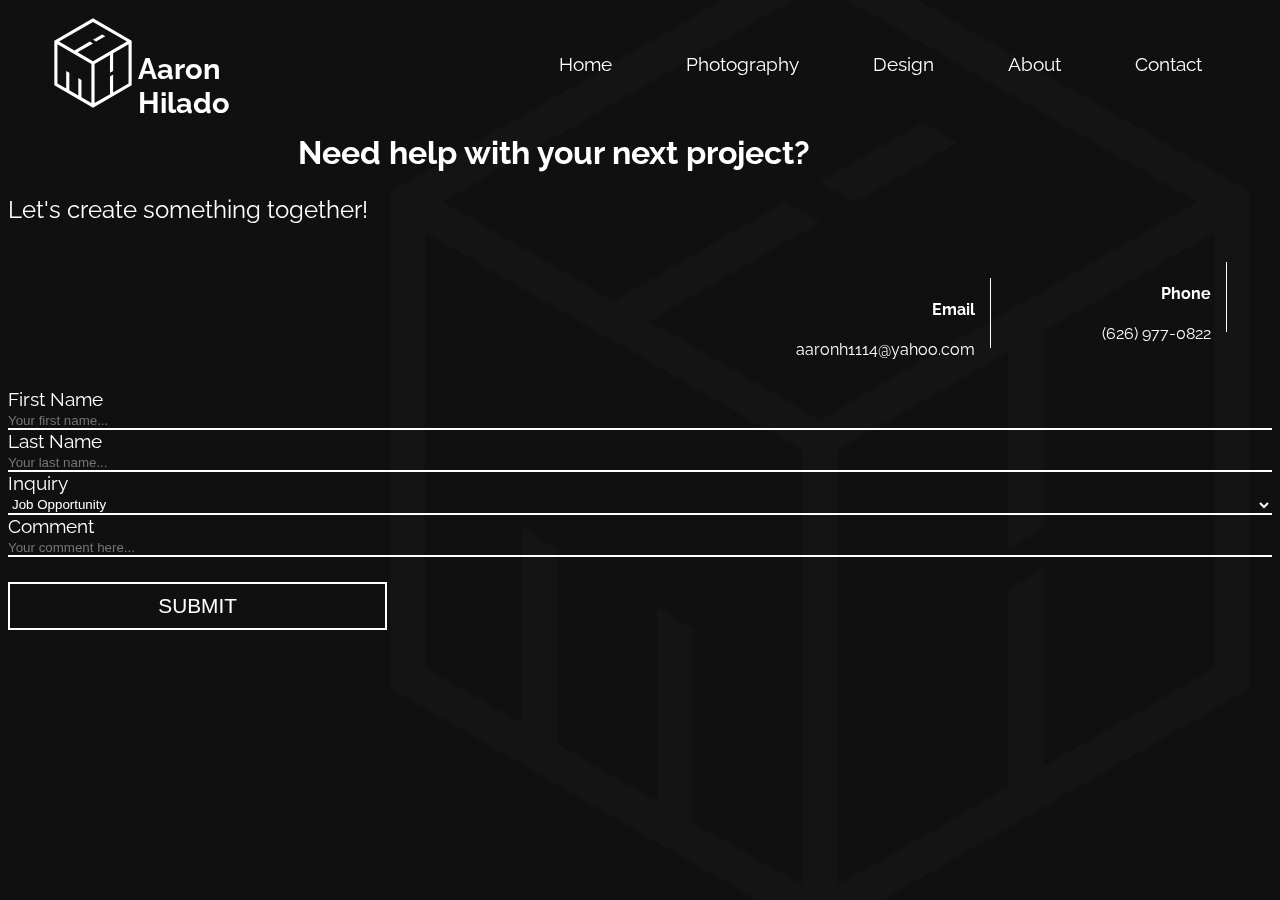
<file: contact.html>
<!DOCTYPE html>
<html>

<head>
    <meta charset="utf-8">
    <meta http-equiv="X-UA-Compatible" content="IE=edge">
    <title>Aaron Hilado</title>
    <meta name="viewport" content="width=device-width, initial-scale=1">

    <link rel="stylesheet" href="https://stackpath.bootstrapcdn.com/bootstrap/4.1.0/css/bootstrap.min.css" integrity="sha384-9gVQ4dYFwwWSjIDZnLEWnxCjeSWFphJiwGPXr1jddIhOegiu1FwO5qRGvFXOdJZ4"
        crossorigin="anonymous">
    <link rel="stylesheet" href="https://use.fontawesome.com/releases/v5.0.10/css/all.css" integrity="sha384-+d0P83n9kaQMCwj8F4RJB66tzIwOKmrdb46+porD/OvrJ+37WqIM7UoBtwHO6Nlg"
        crossorigin="anonymous">
    <link href="https://fonts.googleapis.com/css?family=Raleway" rel="stylesheet">
    <link rel="stylesheet" type="text/css" href="style.css">
    <link rel="stylesheet" type="text/css" href="contact.css">
</head>

<body>

    <div class="container-fluid">
        <img class="BGLogo" src="images/CubeLogo.svg">
    </div>

    <nav class="navigation-bar">
        <div id="logoGroup">
            <a href="index.html">
                <img class="logo" src="images/CubeLogo.svg">
                <h1> Aaron Hilado </h1>
            </a>
        </div>
        <div id="navLinks">
            <ul>
                <li>
                    <a href="index.html">Home</a>
                </li>
                <li>
                    <a href="photoHome.html">Photography</a>
                </li>
                <li>
                    <a href="designHome.html">Design</a>
                </li>
                <li>
                    <a href="about.html">About</a>
                </li>
                <li>
                    <a href="contact.html">Contact</a>
                </li>
            </ul>
        </div>
    </nav>

    <div class="container-fluid text-center">
        <h1>Need help with your next project?</h1>
        <p style="font-size: 1.5rem">Let's create something together!</p>
    </div>

    <div class="row justify-content-center top-buffer">
        <div class="info col-lg-4">
            <div class="contact">
                <div class="contactIconMobile">
                    <i class="fas fa-envelope"></i>
                </div>
                <div class="contactInfo">
                    <h4>Email</h4>
                    <a href="mailto:aaronh1114@yahoo.com"> aaronh1114@yahoo.com </a>
                </div>
                <div class="contactIconDesktop">
                    <i class="fas fa-envelope"></i>
                </div>
            </div>
            <div class="contact">
                <div class="contactIconMobile">
                    <i class="fas fa-phone"></i>
                </div>
                <div class="contactInfo">
                    <h4>Phone</h4>
                    <p>(626) 977-0822</p>
                </div>
                <div class="contactIconDesktop">
                    <i class="fas fa-phone"></i>
                </div>
            </div>
        </div>

        <div class="form col-lg-4">
            <form action="formToEmail.php">
                <label for="fname">First Name</label>
                <input type="text" id="fname" name="firstname" placeholder="Your first name...">

                <label for="lname">Last Name</label>
                <input type="text" id="lname" name="lastname" placeholder="Your last name...">

                <label for="inquiry">Inquiry</label>
                <select id="inquiry" name="inquiry">
                    <option value="Job Opportunity">Job Opportunity</option>
                    <option value="Question">Question</option>
                    <option value="Other">Other</option>
                </select>

                <label for="comment">Comment</label>
                <input type="text" id="comment" name="commentBox" placeholder="Your comment here...">

                <input type="submit" value="SUBMIT">
            </form>
        </div>
    </div>

</body>

</html>
</file>
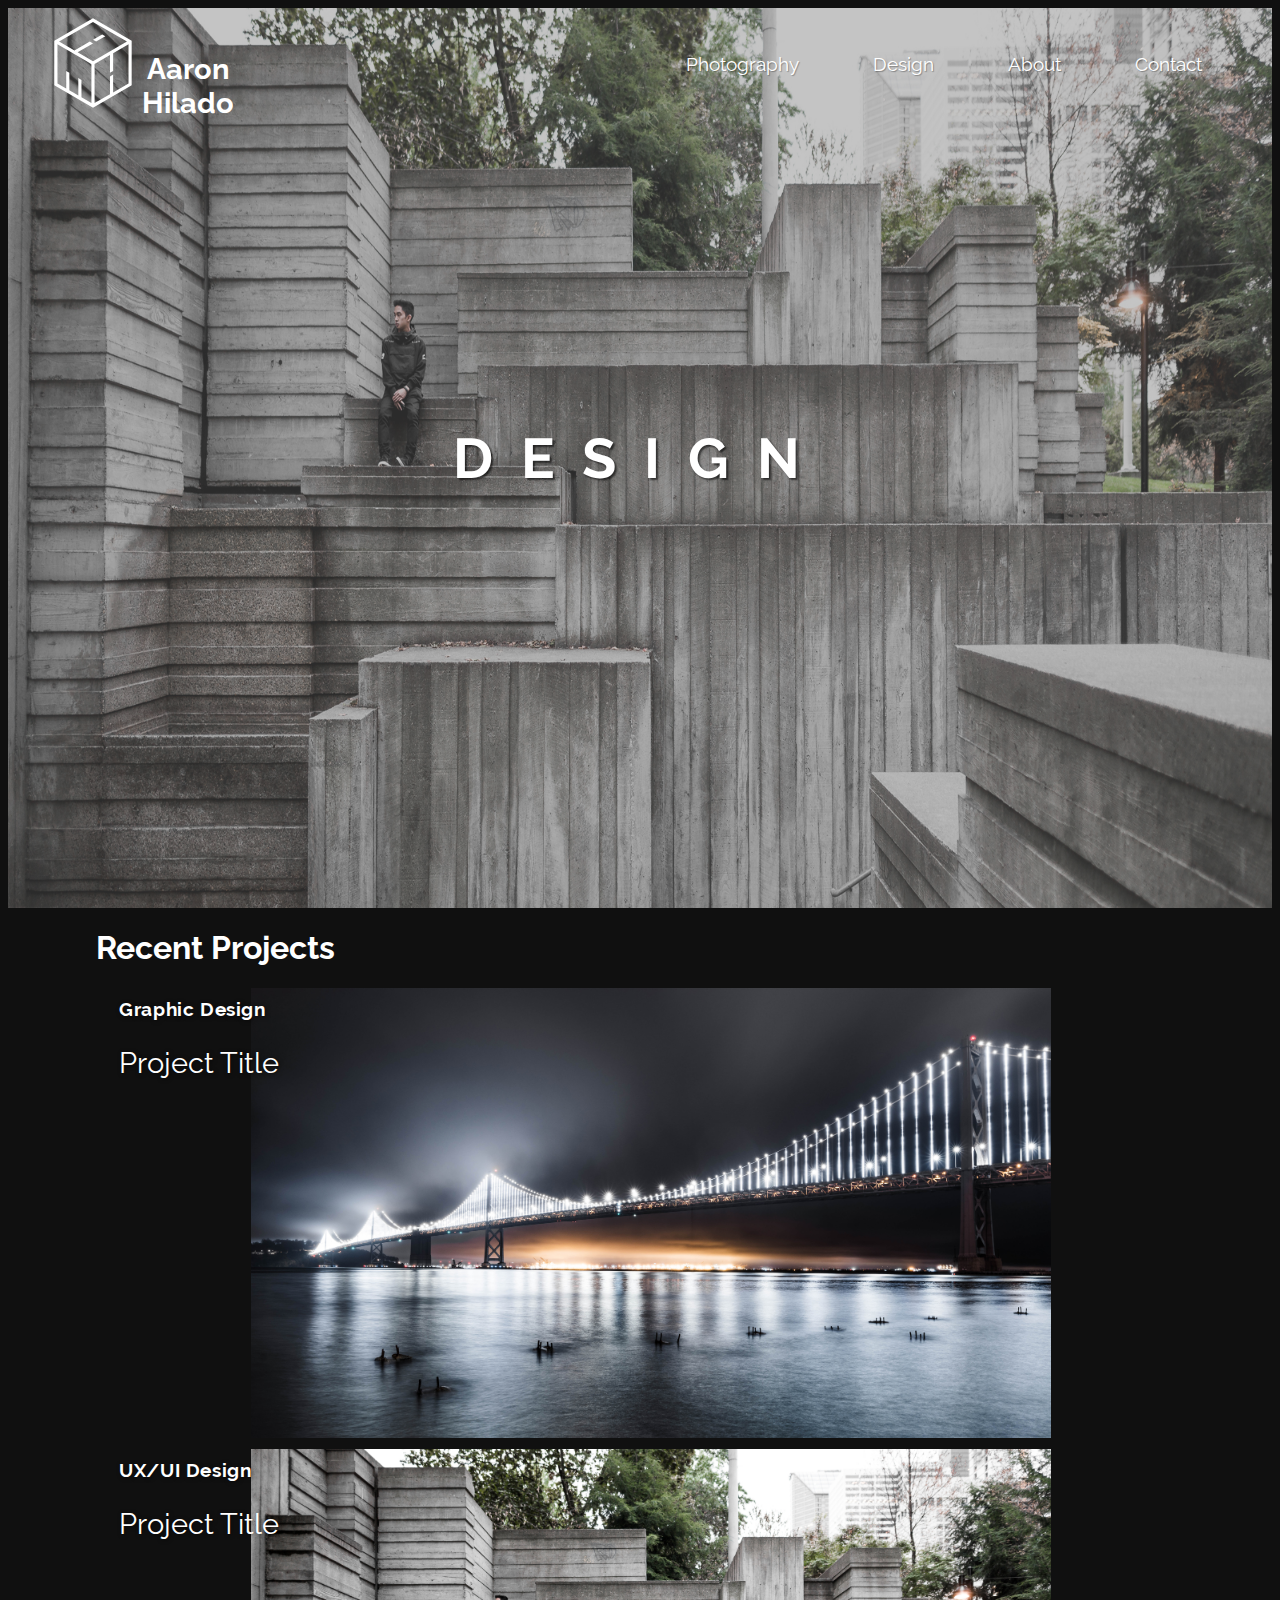
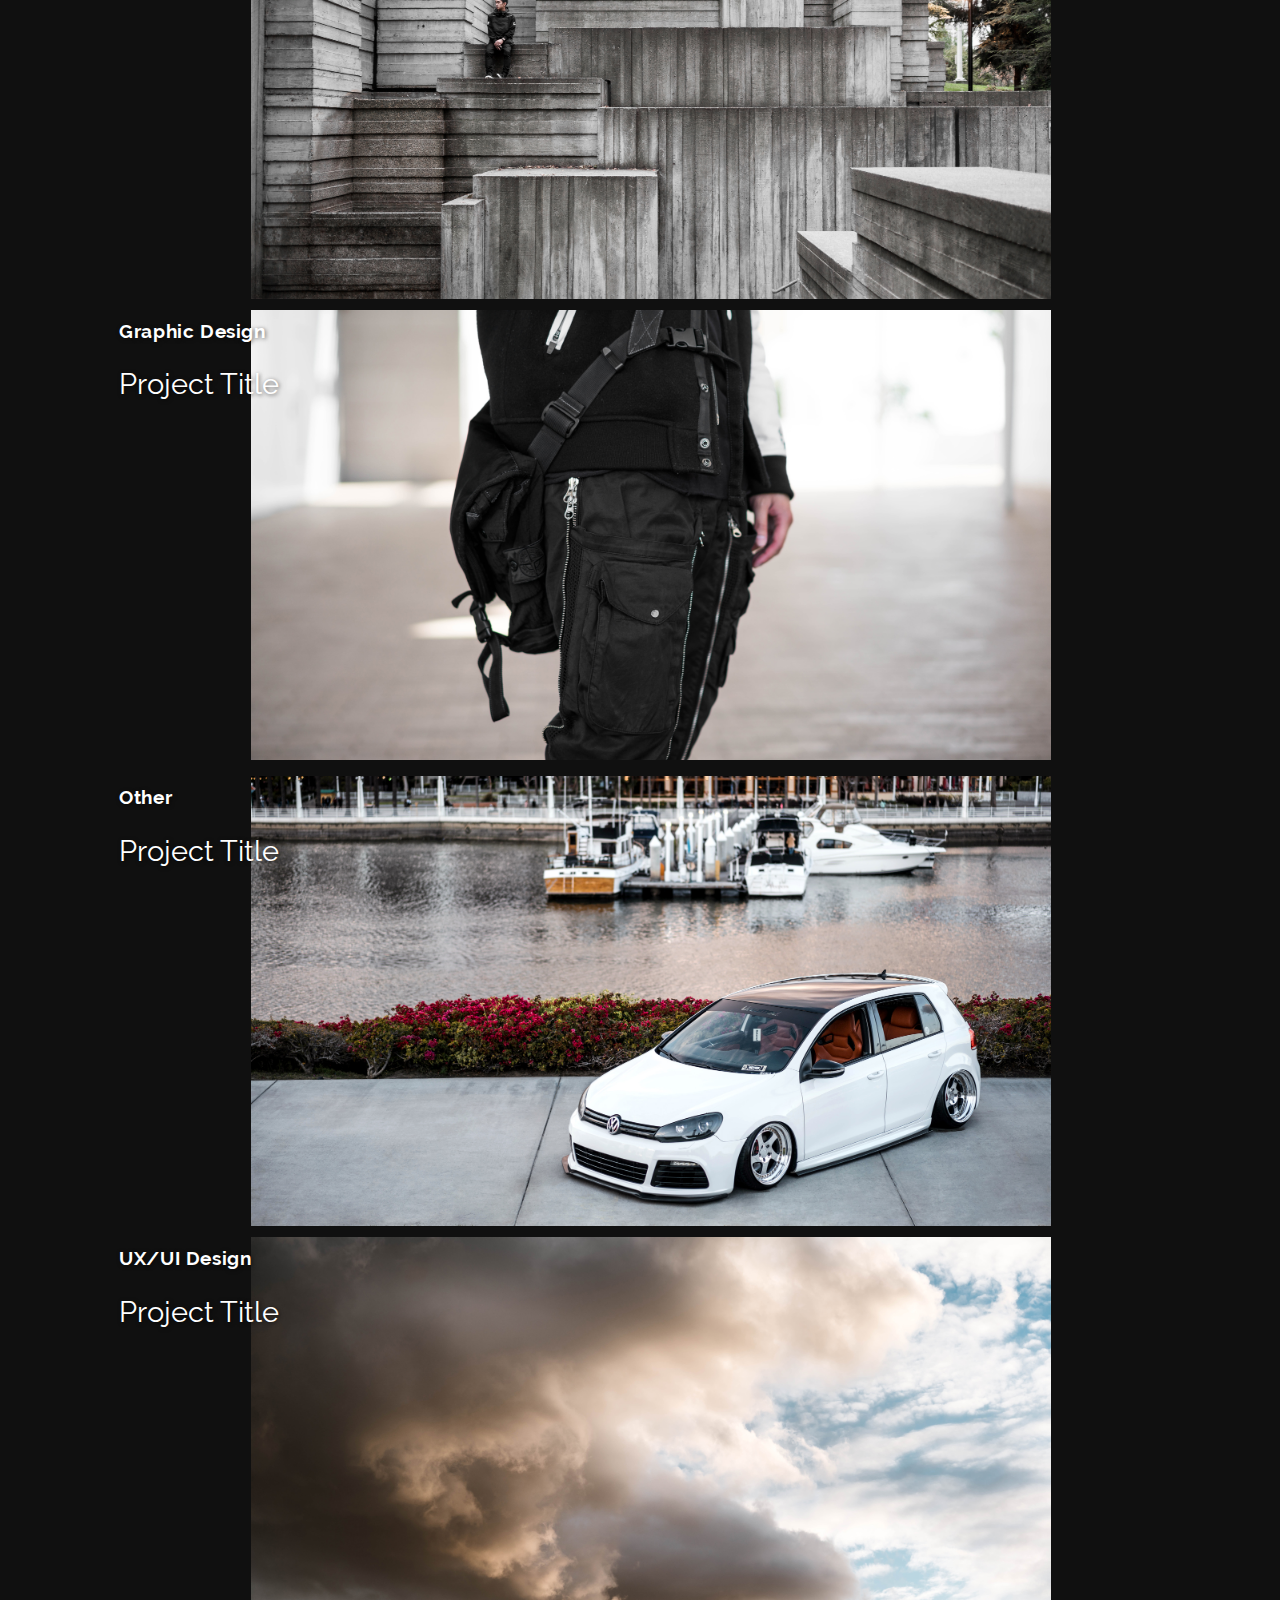
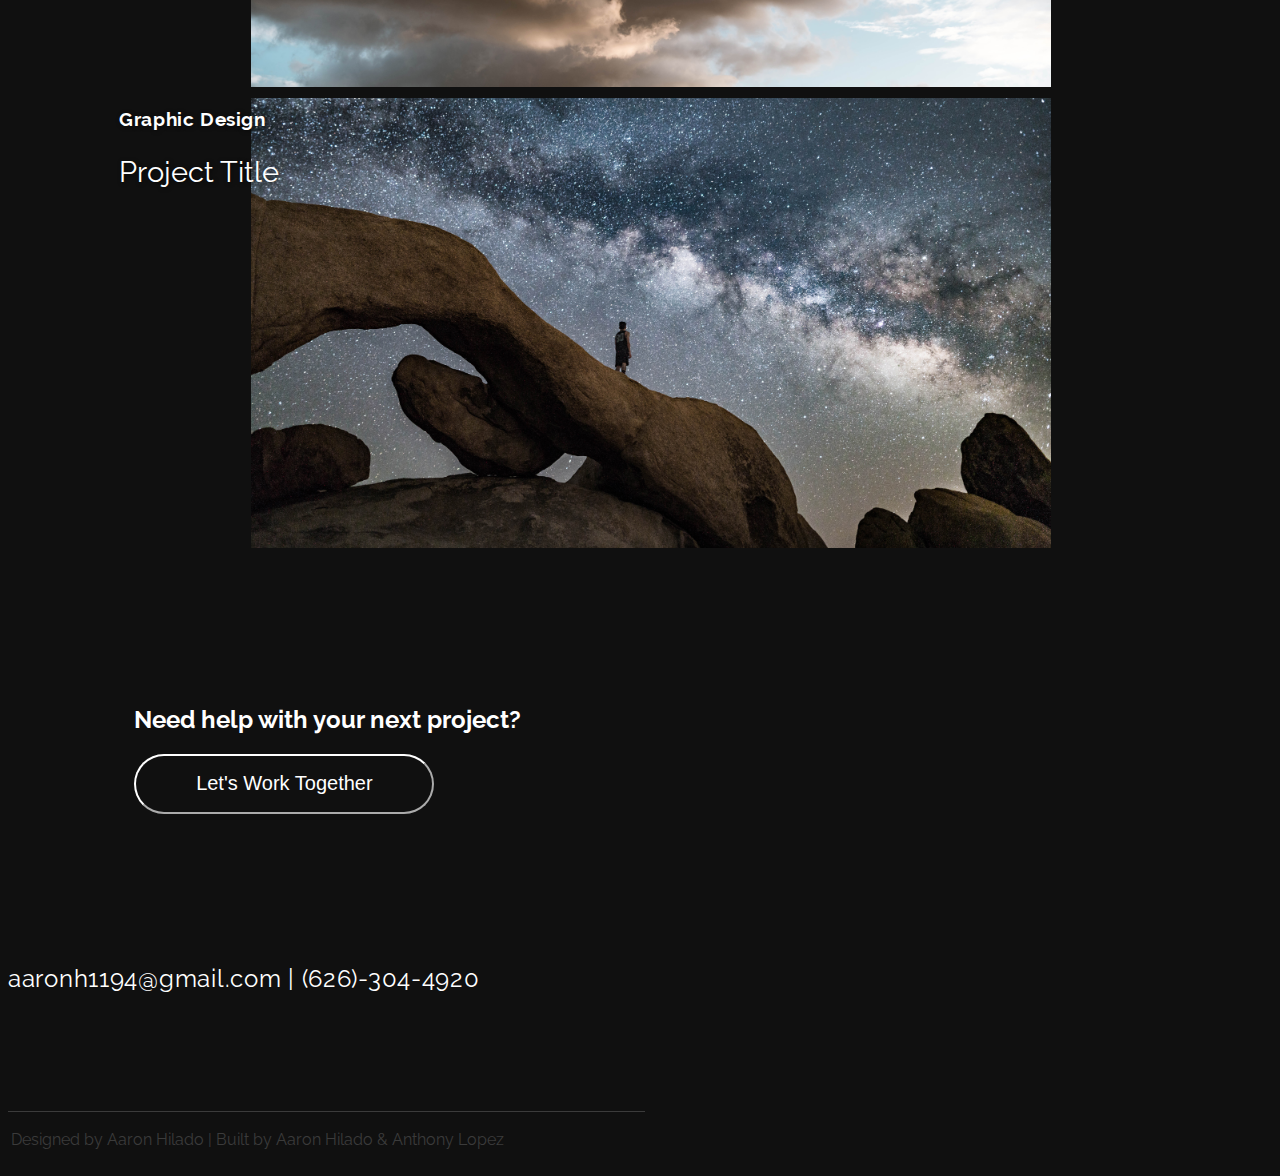
<file: DesignHome.html>
<!DOCTYPE html>
<html>

<head>
    <meta charset="utf-8">
    <meta http-equiv="X-UA-Compatible" content="IE=edge">
    <title>Aaron Hilado</title>
    <meta name="viewport" content="width=device-width, initial-scale=1">

    <link rel="stylesheet" href="https://stackpath.bootstrapcdn.com/bootstrap/4.1.0/css/bootstrap.min.css" integrity="sha384-9gVQ4dYFwwWSjIDZnLEWnxCjeSWFphJiwGPXr1jddIhOegiu1FwO5qRGvFXOdJZ4"
        crossorigin="anonymous">
    <link rel="stylesheet" href="https://use.fontawesome.com/releases/v5.0.10/css/all.css" integrity="sha384-+d0P83n9kaQMCwj8F4RJB66tzIwOKmrdb46+porD/OvrJ+37WqIM7UoBtwHO6Nlg"
        crossorigin="anonymous">
    <link href="https://fonts.googleapis.com/css?family=Raleway" rel="stylesheet">
    <link rel="stylesheet" type="text/css" href="style.css">
    <link rel="stylesheet" type="text/css" href="DesignHome.css">
</head>

<body>

    <div class="main container-fluid">
        <nav class="navigation-bar">
            <div id="logoGroup">
                <a href="index.html">
                    <img class="logo" src="images/CubeLogo.svg">
                    <h1> Aaron Hilado </h1>
                </a>
            </div>
            <div id="navLinks">
                <ul>
                    <li>
                        <a href="PhotoHome.html">Photography</a>
                    </li>
                    <li>
                        <a href="DesignHome.html">Design</a>
                    </li>
                    <li>
                        <a href="About.html">About</a>
                    </li>
                    <li>
                        <a href="#">Contact</a>
                    </li>
                </ul>
            </div>
        </nav>
        <div id="photocont">
            <img class="photo" src="images/Seattle.jpg" style="width: 100%; height: 100vh;">
        </div>
        <div class="textcenter">
            <p id="largeFontSize">DESIGN</p>
        </div>
    </div>

    <div class="projectcont container-fluid">
        <div class="row justify-content-center top-buffer">
            <div class="col-lg-6 text-center">
                <h1>Recent Projects</h1>
            </div>
        </div>
        <div class="row justify-content-center top-buffer">
            <div class="col-lg-4 col-md-6">
                <a href="#">
                    <div class="project">
                        <img src="images/BayBridge.jpg">
                        <div class="ProjText">
                            <p id="ProjCat">Graphic Design</p>
                            <p id="ProjTitle">Project Title</p>
                        </div>
                    </div>
                </a>
            </div>
            <div class="col-lg-4 col-md-6">
                <a href="#">
                    <div class="project">
                        <img src="images/Seattle.jpg">
                        <div class="ProjText">
                            <p id="ProjCat">UX/UI Design</p>
                            <p id="ProjTitle">Project Title</p>
                        </div>
                    </div>
                </a>
            </div>
            <div class="col-lg-4 col-md-6">
                <a href="#">
                    <div class="project">
                        <img src="images/H1.jpg">
                        <div class="ProjText">
                            <p id="ProjCat">Graphic Design</p>
                            <p id="ProjTitle">Project Title</p>
                        </div>
                    </div>
                </a>
            </div>
        </div>
        <div class="row justify-content-center top-buffer">
            <div class="col-lg-4 col-md-6">
                <a href="#">
                    <div class="project">
                        <img src="images/VW.jpg">
                        <div class="ProjText">
                            <p id="ProjCat">Other</p>
                            <p id="ProjTitle">Project Title</p>
                        </div>
                    </div>
                </a>
            </div>
            <div class="col-lg-4 col-md-6">
                <a href="#">
                    <div class="project">
                        <img src="images/Clouds.jpg">
                        <div class="ProjText">
                            <p id="ProjCat">UX/UI Design</p>
                            <p id="ProjTitle">Project Title</p>
                        </div>
                    </div>
                </a>
            </div>
            <div class="col-lg-4 col-md-6">
                <a href="#">
                    <div class="project">
                        <img src="images/MW.jpg">
                        <div class="ProjText">
                            <p id="ProjCat">Graphic Design</p>
                            <p id="ProjTitle">Project Title</p>
                        </div>
                    </div>
                </a>
            </div>
        </div>
    </div>

    <div class="help container-fluid">
        <div class="row justify-content-center">
            <div class="col-lg-6 text-center">
                <h2>Need help with your next project?</h2>
            </div>
        </div>
        <div class="row justify-content-center">
            <div class="col-lg-6 text-center">
                <button class="contactbtn">
                    <p id="btnfont">Let's Work Together</p>
                </button>
            </div>
        </div>
    </div>

    <div class="info container-fluid">
        <div class="row justify-content-center">
            <div class="col-lg-6 text-center">
                <p id="infofont">aaronh1194@gmail.com | (626)-304-4920</p>
            </div>
        </div>
        <div class="row justify-content-center">
            <div class="col-lg-6 text-center">
                <a href="#">
                    <i class="icon fab fa-behance-square"></i>
                </a>
                <a href="#">
                    <i class="icon fab fa-linkedin"></i>
                </a>
                <a href="#">
                    <i class="icon fab fa-tumblr-square"></i>
                </a>
                <a href="#">
                    <i class="icon fab fa-instagram"></i>
                </a>
            </div>
        </div>
    </div>

    <div class="credit container-fluid text-center">
        <p id="creditText">Designed by Aaron Hilado | Built by Aaron Hilado & Anthony Lopez</p>
    </div>

</body>

</html>
</file>
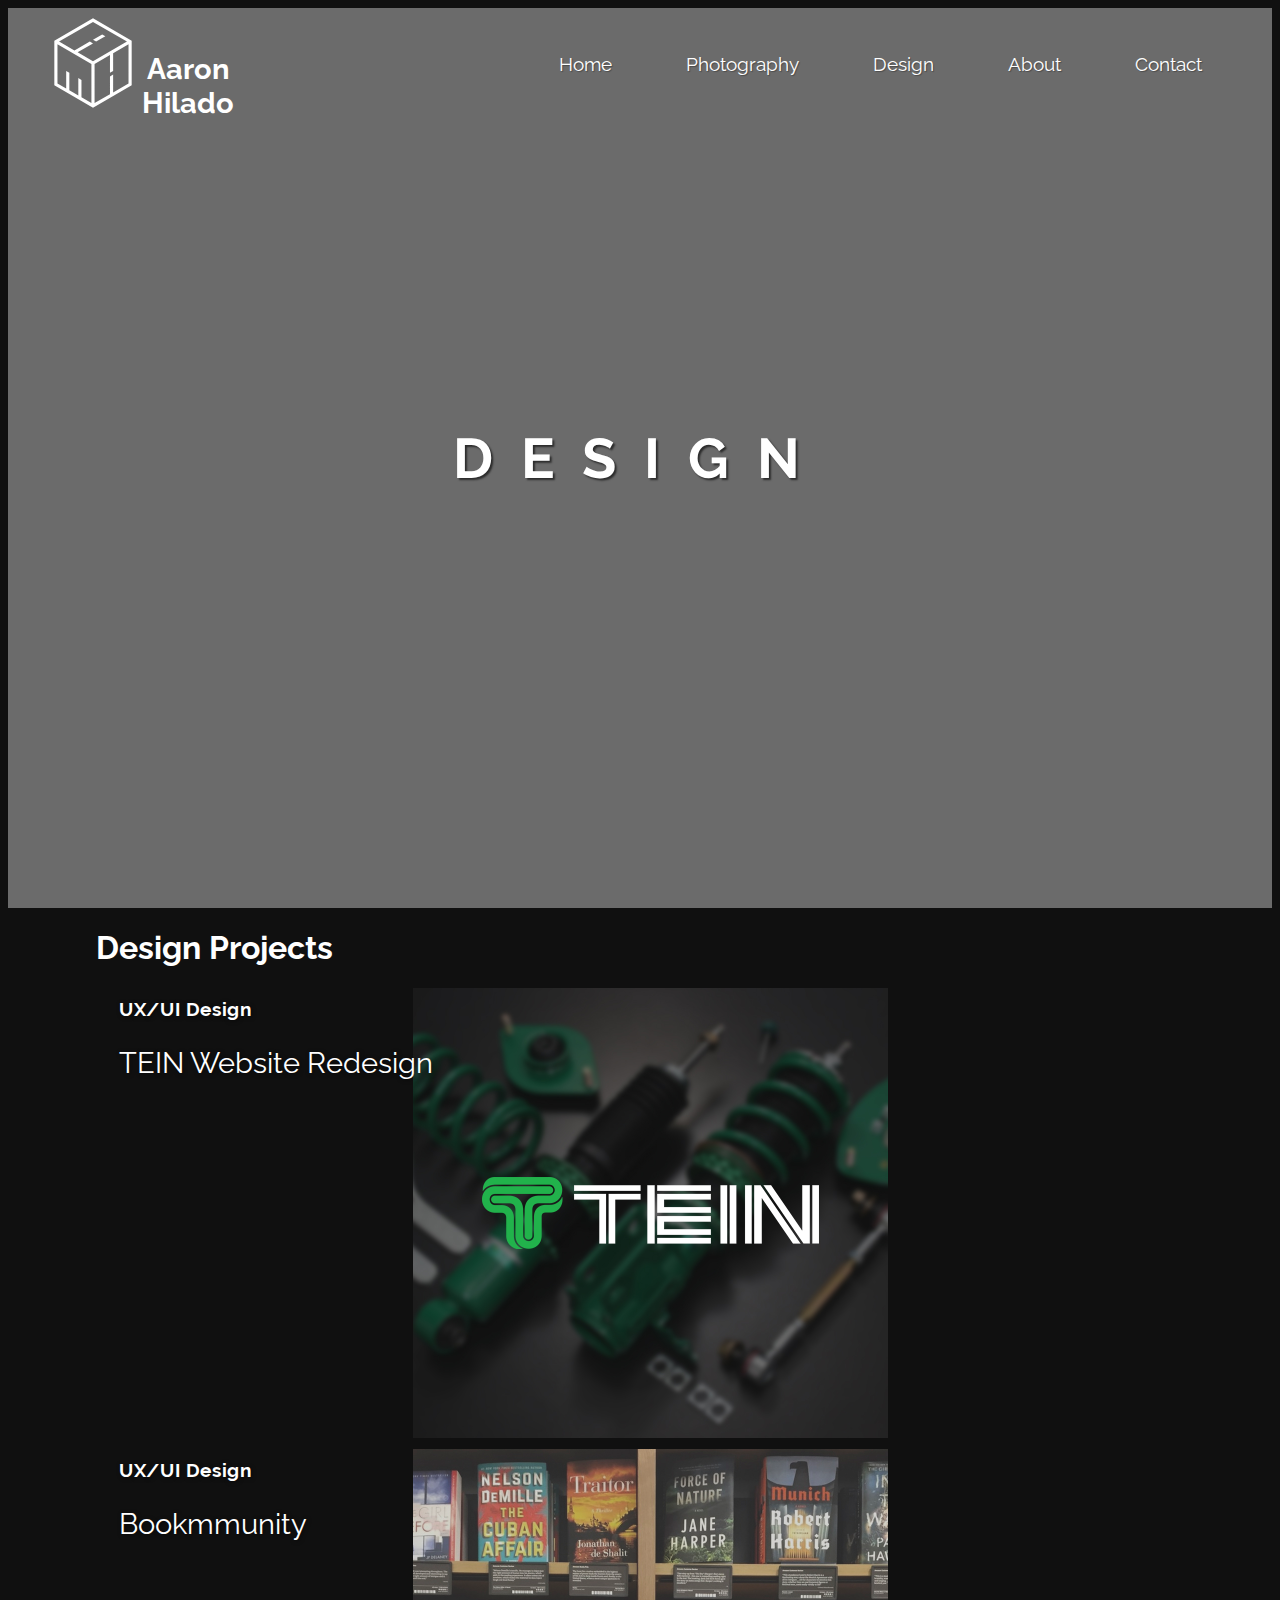
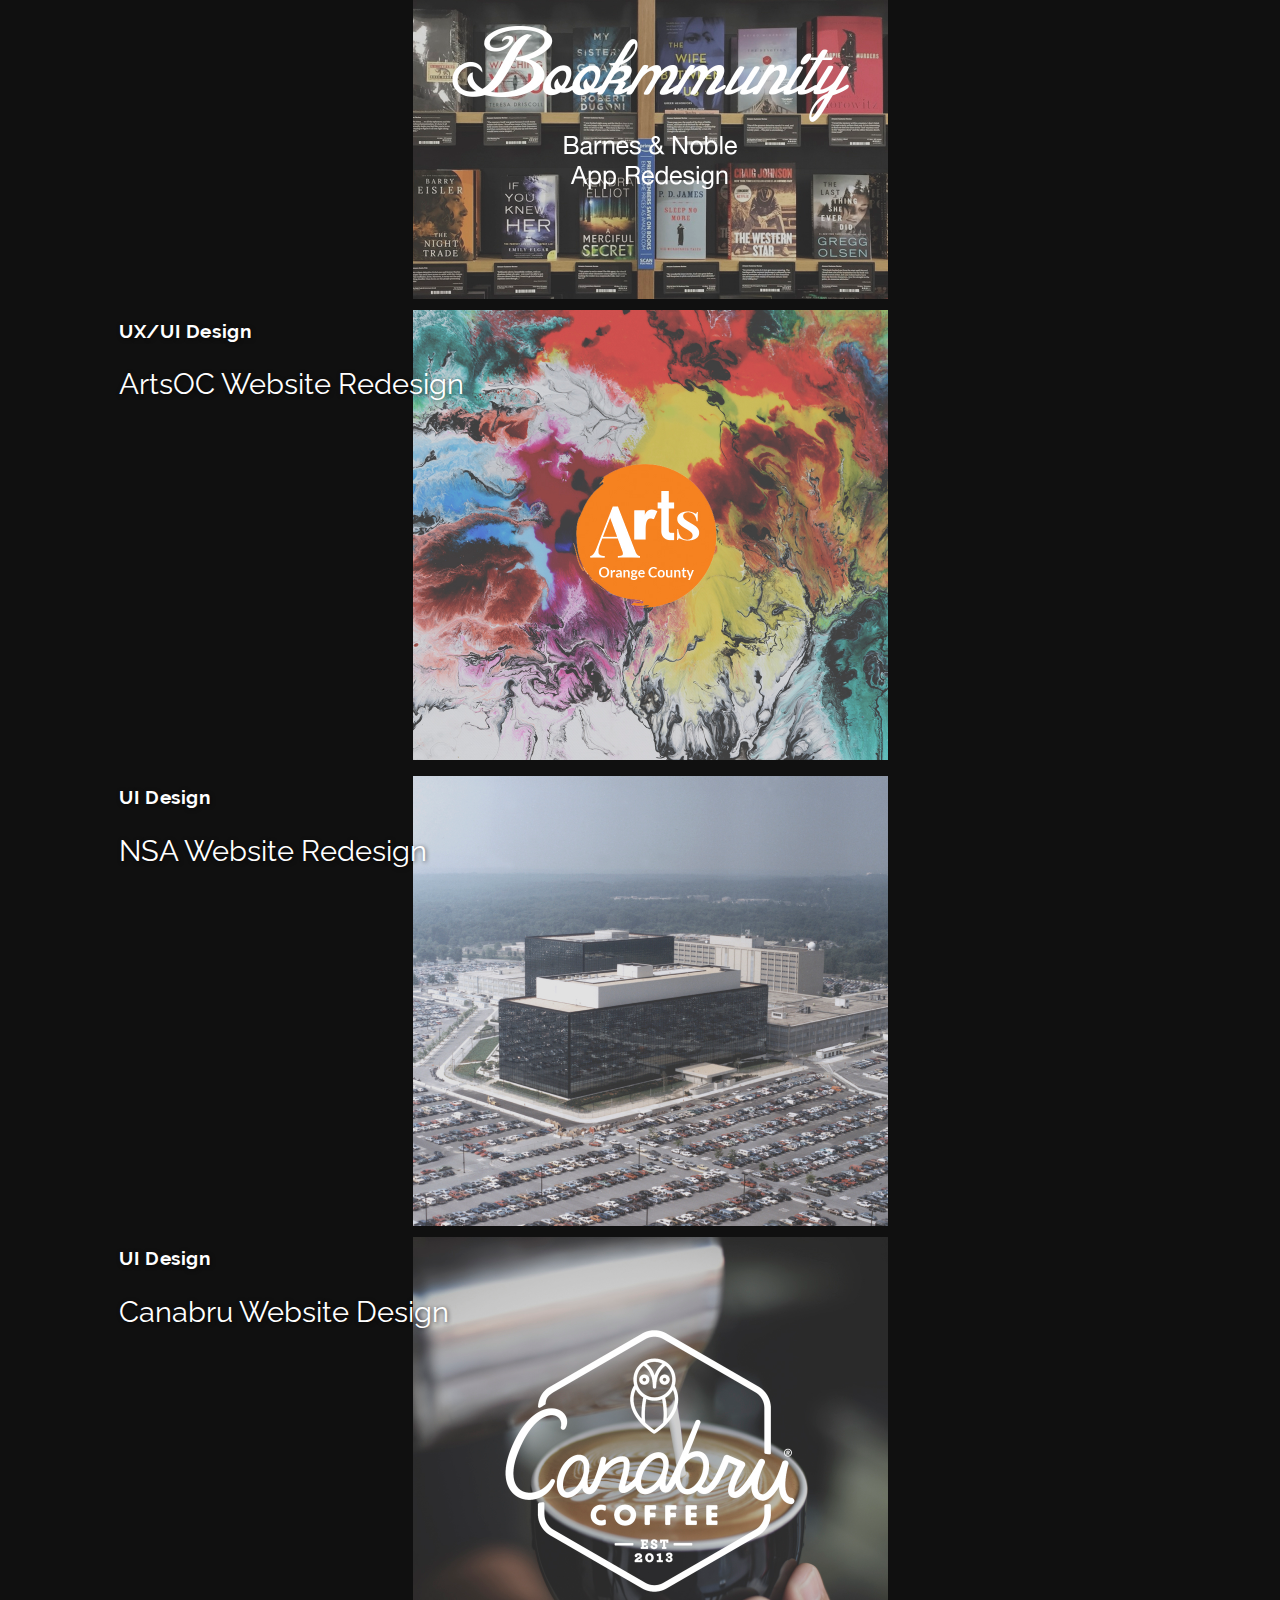
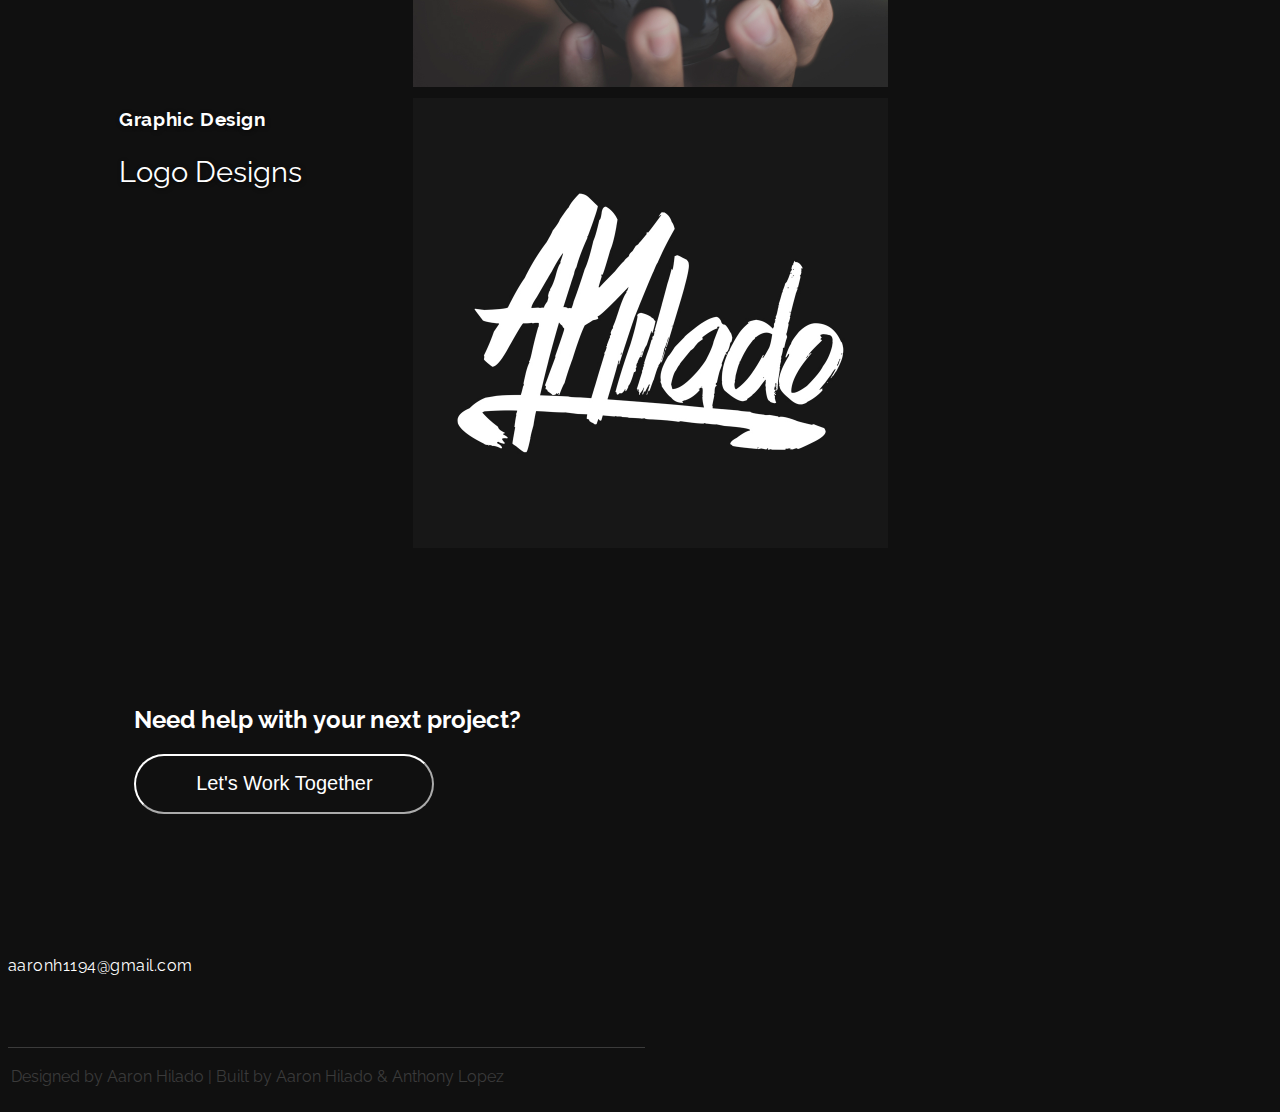
<file: designHome.html>
<!DOCTYPE html>
<html>

<head>
    <meta charset="utf-8">
    <meta http-equiv="X-UA-Compatible" content="IE=edge">
    <title>Aaron Hilado</title>
    <meta name="viewport" content="width=device-width, initial-scale=1">

    <link rel="stylesheet" href="https://stackpath.bootstrapcdn.com/bootstrap/4.1.0/css/bootstrap.min.css" integrity="sha384-9gVQ4dYFwwWSjIDZnLEWnxCjeSWFphJiwGPXr1jddIhOegiu1FwO5qRGvFXOdJZ4"
        crossorigin="anonymous">
    <link rel="stylesheet" href="https://use.fontawesome.com/releases/v5.0.10/css/all.css" integrity="sha384-+d0P83n9kaQMCwj8F4RJB66tzIwOKmrdb46+porD/OvrJ+37WqIM7UoBtwHO6Nlg"
        crossorigin="anonymous">
    <link href="https://fonts.googleapis.com/css?family=Raleway" rel="stylesheet">
    <link rel="stylesheet" type="text/css" href="style.css">
    <link rel="stylesheet" type="text/css" href="designHome.css">
    <script src="functions.js"></script>
</head>

<body>

    <div class="main container-fluid">
        <nav class="navigation-bar">
            <div id="logoGroup">
                <a href="index.html">
                    <img class="logo" src="images/CubeLogo.svg">
                    <h1> Aaron Hilado </h1>
                </a>
            </div>
            <div id="navLinks">
                <ul>
                    <li>
                        <a href="index.html">Home</a>
                    </li>
                    <li>
                        <a href="photoHome.html">Photography</a>
                    </li>
                    <li>
                        <a href="designHome.html">Design</a>
                    </li>
                    <li>
                        <a href="about.html">About</a>
                    </li>
                    <li>
                        <a href="contact.html">Contact</a>
                    </li>
                </ul>
            </div>
            <div id="hamburger">
                <button onclick="myFunction()">
                    <i class="fas fa-bars"></i>
                </button>
                <div id="dropdown" class="dropdownContent">
                    <ul>
                        <li>
                            <a href="index.html">Home</a>
                        </li>
                        <li>
                            <a href="photoHome.html">Photography</a>
                        </li>
                        <li>
                            <a href="designHome.html">Design</a>
                        </li>
                        <li>
                            <a href="about.html">About</a>
                        </li>
                        <li>
                            <a href="contact.html">Contact</a>
                        </li>
                    </ul>
                </div>
            </div>
        </nav>
        <div id="photocont">
        </div>
        <div class="textcenter">
            <p id="largeFontSize">DESIGN</p>
        </div>
    </div>

    <div class="projectcont container-fluid">
        <div class="row justify-content-center top-buffer">
            <div class="col-lg-6 text-center">
                <h1>Design Projects</h1>
            </div>
        </div>
        <div class="row justify-content-center top-buffer">
            <div class="col-xl-4 col-lg-7 col-md-10">
                <a href="Tein.html">
                    <div class="project">
                        <img src="images/Tein/Tein-Project-Cover.jpg">
                        <div class="ProjText">
                            <p id="ProjCat">UX/UI Design</p>
                            <p id="ProjTitle">TEIN Website Redesign</p>
                        </div>
                    </div>
                </a>
            </div>
            <div class="col-xl-4 col-lg-7 col-md-10">
                <a href="bookmmunity.html">
                    <div class="project">
                        <img src="images/Bookmmunity/Project Cover.jpg">
                        <div class="ProjText">
                            <p id="ProjCat">UX/UI Design</p>
                            <p id="ProjTitle">Bookmmunity</p>
                        </div>
                    </div>
                </a>
            </div>
            <div class="col-xl-4 col-lg-7 col-md-10">
                <a href="ArtsOC.html">
                    <div class="project">
                        <img src="images/ArtsOC/Project Cover.jpg">
                        <div class="ProjText">
                            <p id="ProjCat">UX/UI Design</p>
                            <p id="ProjTitle">ArtsOC Website Redesign</p>
                        </div>
                    </div>
                </a>
            </div>
        </div>
        <div class="row justify-content-center top-buffer">
            <div class="col-xl-4 col-lg-7 col-md-10">
                <a href="NSA.html">
                    <div class="project">
                        <img src="images/NSA/Project Cover.jpg">
                        <div class="ProjText">
                            <p id="ProjCat">UI Design</p>
                            <p id="ProjTitle">NSA Website Redesign</p>
                        </div>
                    </div>
                </a>
            </div>
            <div class="col-xl-4 col-lg-7 col-md-10">
                <a href="canabru.html">
                    <div class="project">
                        <img src="images/Canabru/Project Cover.jpg">
                        <div class="ProjText">
                            <p id="ProjCat">UI Design</p>
                            <p id="ProjTitle">Canabru Website Design</p>
                        </div>
                    </div>
                </a>
            </div>
            <!-- <div class="col-xl-4 col-lg-7 col-md-10">
                <a href="dailyUI.html">
                    <div class="project">
                        <img src="images/Daily UI/Project Cover.jpg">
                        <div class="ProjText">
                            <p id="ProjCat">UI Design</p>
                            <p id="ProjTitle">Daily UI Design Challenge</p>
                        </div>
                    </div>
                </a>
            </div> -->
            <div class="col-xl-4 col-lg-7 col-md-10">
                <a href="Logos.html">
                    <div class="project">
                        <img src="images/Logos/Project Cover.jpg">
                        <div class="ProjText">
                            <p id="ProjCat">Graphic Design</p>
                            <p id="ProjTitle">Logo Designs</p>
                        </div>
                    </div>
                </a>
            </div>
        </div>
    </div>

    <div class="help container-fluid">
        <div class="row justify-content-center">
            <div class="col-lg-6 text-center">
                <h2>Need help with your next project?</h2>
            </div>
        </div>
        <div class="row justify-content-center">
            <div class="col-lg-6 text-center">
                <a href="contact.html">
                    <button class="contactbtn">
                        <p id="btnfont">Let's Work Together</p>
                    </button>
                </a>
            </div>
        </div>
    </div>

    <div class="info container-fluid">
        <div class="row justify-content-center">
            <div class="col-lg-6 text-center">
                <p id="infofont">aaronh1194@gmail.com</p>
            </div>
        </div>
        <div class="row justify-content-center">
            <div class="col-lg-6 text-center">
                <a href="https://www.behance.net/aaronh1114">
                    <i class="icon fab fa-behance-square"></i>
                </a>
                <a href="https://www.linkedin.com/in/aaron-hilado/">
                    <i class="icon fab fa-linkedin"></i>
                </a>
                <a href="https://instagram.com/ahilado">
                    <i class="icon fab fa-instagram"></i>
                </a>
            </div>
        </div>
    </div>

    <div class="credit container-fluid text-center">
        <p id="creditText">Designed by Aaron Hilado | Built by Aaron Hilado & Anthony Lopez</p>
    </div>

</body>

</html>
</file>
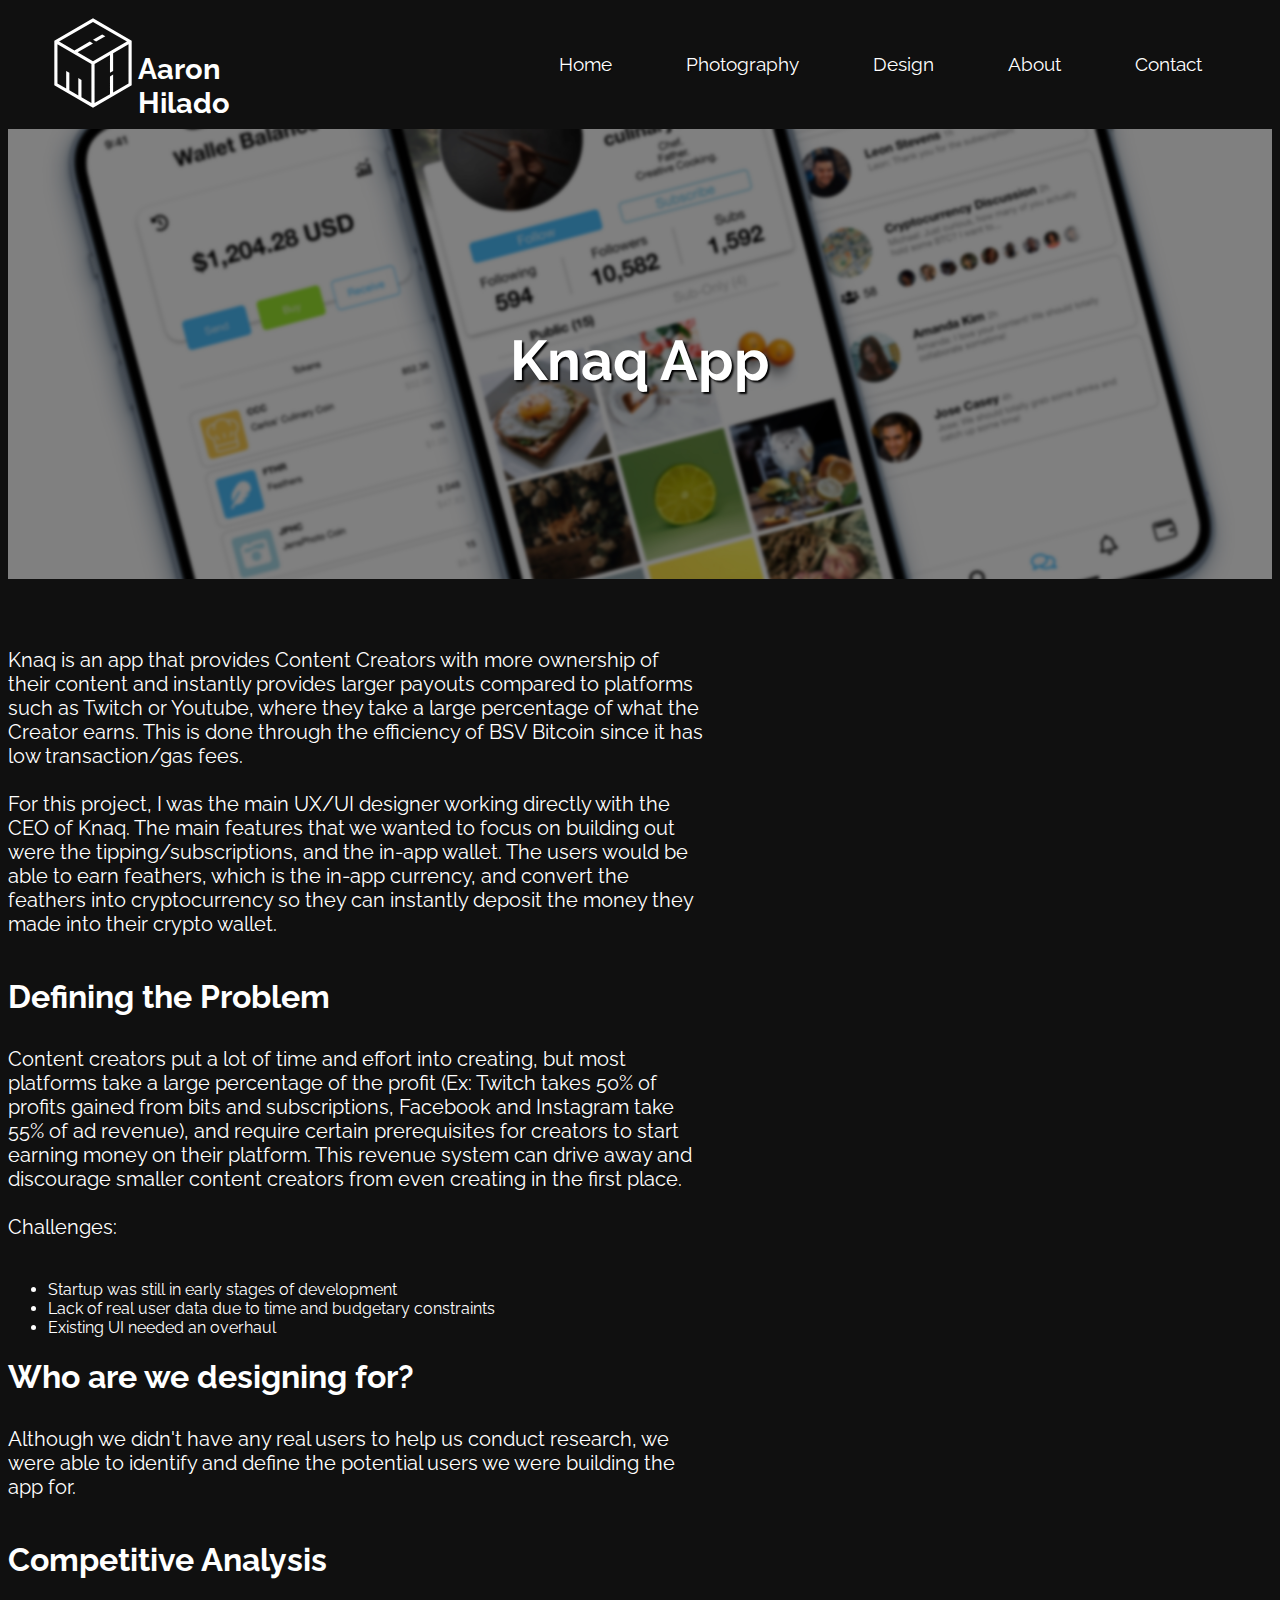
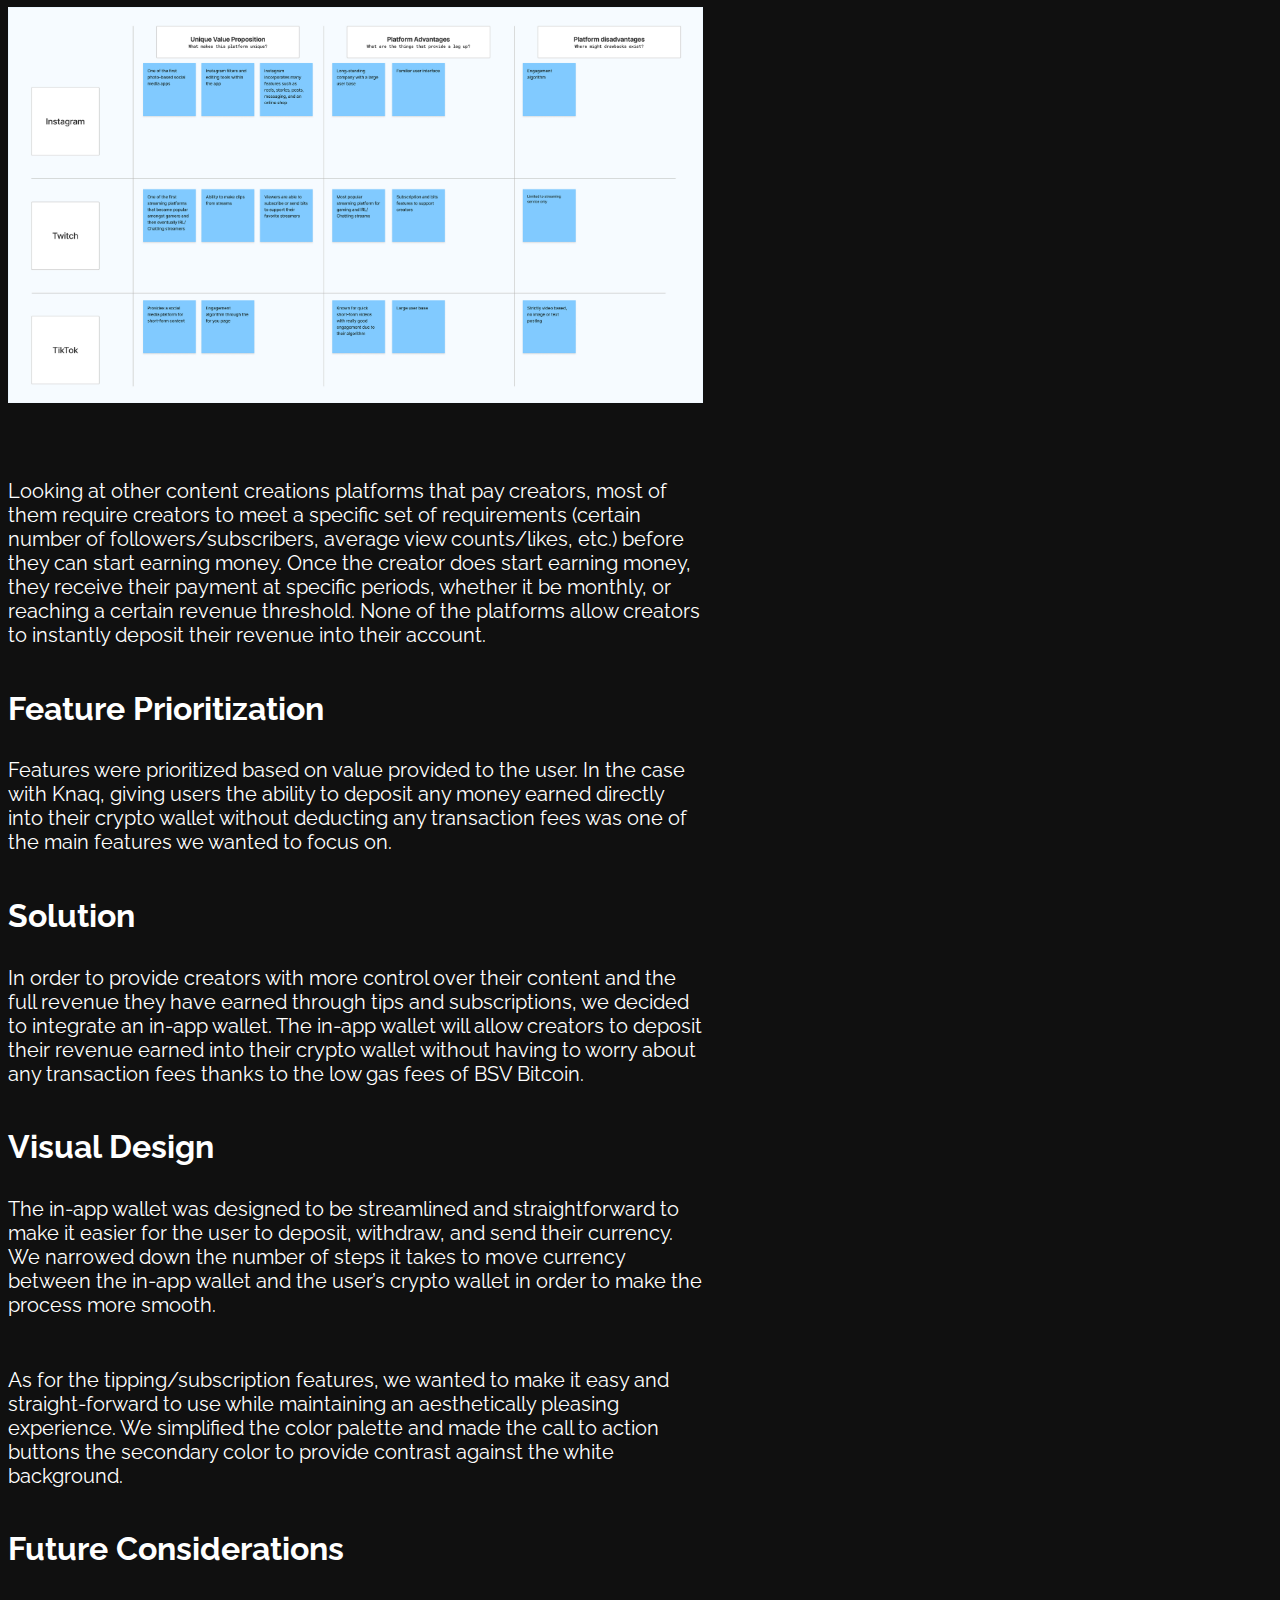
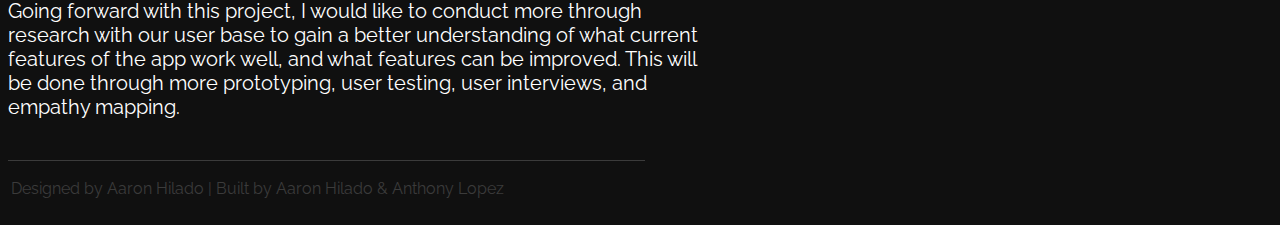
<file: Knaq.html>
<!DOCTYPE html>
<html>

<head>
    <meta charset="utf-8">
    <meta http-equiv="X-UA-Compatible" content="IE=edge">
    <title>Aaron Hilado</title>
    <meta name="viewport" content="width=device-width, initial-scale=1">
    
    <link rel="stylesheet" href="https://stackpath.bootstrapcdn.com/bootstrap/4.1.0/css/bootstrap.min.css"
        integrity="sha384-9gVQ4dYFwwWSjIDZnLEWnxCjeSWFphJiwGPXr1jddIhOegiu1FwO5qRGvFXOdJZ4" crossorigin="anonymous">
    <link rel="stylesheet" href="https://use.fontawesome.com/releases/v5.0.10/css/all.css"
        integrity="sha384-+d0P83n9kaQMCwj8F4RJB66tzIwOKmrdb46+porD/OvrJ+37WqIM7UoBtwHO6Nlg" crossorigin="anonymous">
    <link href="https://fonts.googleapis.com/css?family=Raleway" rel="stylesheet">
    <link rel="stylesheet" type="text/css" href="style.css">
    <link rel="stylesheet" type="text/css" href="project.css">
    <link rel="stylesheet" type="text/css" href="lightbox.css">
    <script src="functions.js"></script>
    <script src="lightbox-plus-jquery.min.js"></script>
</head>

<body>

    <nav class="navigation-bar">
        <div id="logoGroup">
            <a href="index.html">
                <img class="logo" src="images/CubeLogo.svg">
                <h1> Aaron Hilado </h1>
            </a>
        </div>
        <div id="navLinks">
            <ul>
                <li>
                    <a href="index.html">Home</a>
                </li>
                <li>
                    <a href="photoHome.html">Photography</a>
                </li>
                <li>
                    <a href="designHome.html">Design</a>
                </li>
                <li>
                    <a href="about.html">About</a>
                </li>
                <li>
                    <a href="contact.html">Contact</a>
                </li>
            </ul>
        </div>
        <div id="hamburger">
            <button onclick="myFunction()">
                <i class="fas fa-bars"></i>
            </button>
            <div id="dropdown" class="dropdownContent">
                <ul>
                    <li>
                        <a href="index.html">Home</a>
                    </li>
                    <li>
                        <a href="photoHome.html">Photography</a>
                    </li>
                    <li>
                        <a href="designHome.html">Design</a>
                    </li>
                    <li>
                        <a href="about.html">About</a>
                    </li>
                    <li>
                        <a href="contact.html">Contact</a>
                    </li>
                </ul>
            </div>
        </div>
    </nav>

    <div class="title container-fluid">
        <div class="project" style="background-image: url(images/Knaq/Knaq-Project-Title-Cover.jpg)">
        </div>
        <div class="titleText">
            <p id="largeFontSize">Knaq App</p>
        </div>
    </div>

    <div class="content container">
        <p id="projectText">
            Knaq is an app that provides Content Creators with more ownership of their content and instantly
            provides larger payouts compared to platforms such as Twitch or Youtube, where they take a large percentage
            of what the Creator earns. This is done through the efficiency of BSV Bitcoin since it has low
            transaction/gas fees.
            <br><br>
            For this project, I was the main UX/UI designer working directly with the CEO of Knaq. The main features
            that we wanted to focus on building out were the tipping/subscriptions, and the in-app wallet. The users
            would be able to earn feathers, which is the in-app currency, and convert the feathers into cryptocurrency
            so they can instantly deposit the money they made into their crypto wallet.
        </p>

        <h1 class="text-center">Defining the Problem</h1>

        <p id="projectText">
            Content creators put a lot of time and effort into creating, but most platforms take a large percentage of
            the profit (Ex: Twitch takes 50% of profits gained from bits and subscriptions, Facebook and Instagram take
            55% of ad revenue), and require certain prerequisites for creators to start earning money on their platform.
            This revenue system can drive away and discourage smaller content creators from even creating in the first place.
            <br><br>
            Challenges:
            <ul>
                <li>
                    Startup was still in early stages of development
                </li>
                <li>
                    Lack of real user data due to time and budgetary constraints
                </li>
                <li>
                    Existing UI needed an overhaul
                 </li>
            </ul>

        </p>

        <h1 class="text-center">Who are we designing for?</h1>
        <!-- <img class="projectImg" src="images/NSA/Color Palette.jpg"> -->

        <p id="projectText">
            Although we didn't have any real users to help us conduct research, we were able to identify and define the
            potential users we were building the app for.
        </p>

        <!-- Content Creators <img src="images/camera-retro-solid.svg"> add icon of a "Content Creator" -->
        <!-- Supporters <img src="images" add icon of a "Supporter" -->
        <!-- Casual Content Consumers <img src="images" add icon of a "Consumer" -->

        <h1 class="text-center">Competitive Analysis</h1>
        <!-- <a href="/images/Knaq/KnaqComparativeAnalysisS.jpg" data-lightbox="mygallery"><img src="images/Knaq/KnaqComparativeAnalysisS.jpg"></a> -->
        <img class="projectImg" src="images/Knaq/KnaqComparativeAnalysisM.jpg">

        <p id="projectText">
            Looking at other content creations platforms that pay creators, most of them require creators to meet a
            specific set of requirements (certain number of followers/subscribers, average view counts/likes, etc.)
            before they can start earning money. Once the creator does start earning money, they receive their payment
            at specific periods, whether it be monthly, or reaching a certain revenue threshold. None of the platforms
            allow creators to instantly deposit their revenue into their account.
        </p>

        <h1 class="text-center">Feature Prioritization</h1>

        <p id="projectText">
            Features were prioritized based on value provided to the user. In the case with Knaq, giving users the 
            ability to deposit any money earned directly into their crypto wallet without deducting any transaction 
            fees was one of the main features we wanted to focus on.
        </p>

        <h1 class="text-center">Solution</h1>

        <p id="projectText">
            In order to provide creators with more control over their content and the full revenue they have earned 
            through tips and subscriptions, we decided to integrate an in-app wallet. The in-app wallet will allow 
            creators to deposit their revenue earned into their crypto wallet without having to worry about any 
            transaction fees thanks to the low gas fees of BSV Bitcoin.
        </p>

        <h1 class="text-center">Visual Design</h1>

        <p id="projectText">
            The in-app wallet was designed to be streamlined and straightforward to make it easier for the user to 
            deposit, withdraw, and send their currency. We narrowed down the number of steps it takes to move currency 
            between the in-app wallet and the user’s crypto wallet in order to make the process more smooth.
        </p>

        <p id="projectText">
            As for the tipping/subscription features, we wanted to make it easy and straight-forward to use while 
            maintaining an aesthetically pleasing experience. We simplified the color palette and made the call to 
            action buttons the secondary color to provide contrast against the white background.
        </p>

        <h1 class="text-center">Future Considerations</h1>
            
        <p id="projectText">
            Going forward with this project, I would like to conduct more through research with our user base to gain 
            a better understanding of what current features of the app work well, and what features can be improved. 
            This will be done through more prototyping, user testing, user interviews, and empathy mapping.
        </p>

        <!-- <h1 class="text-center">Style Guide</h1>
        <img src="images/NSA/Style Guide.png" style="width: 100%; height: 100%; padding: 3% 0%;"> -->

    </div>

    <div class="credit container-fluid text-center">
        <p id="creditText">Designed by Aaron Hilado | Built by Aaron Hilado & Anthony Lopez</p>
    </div>

</body>

</html>
</file>
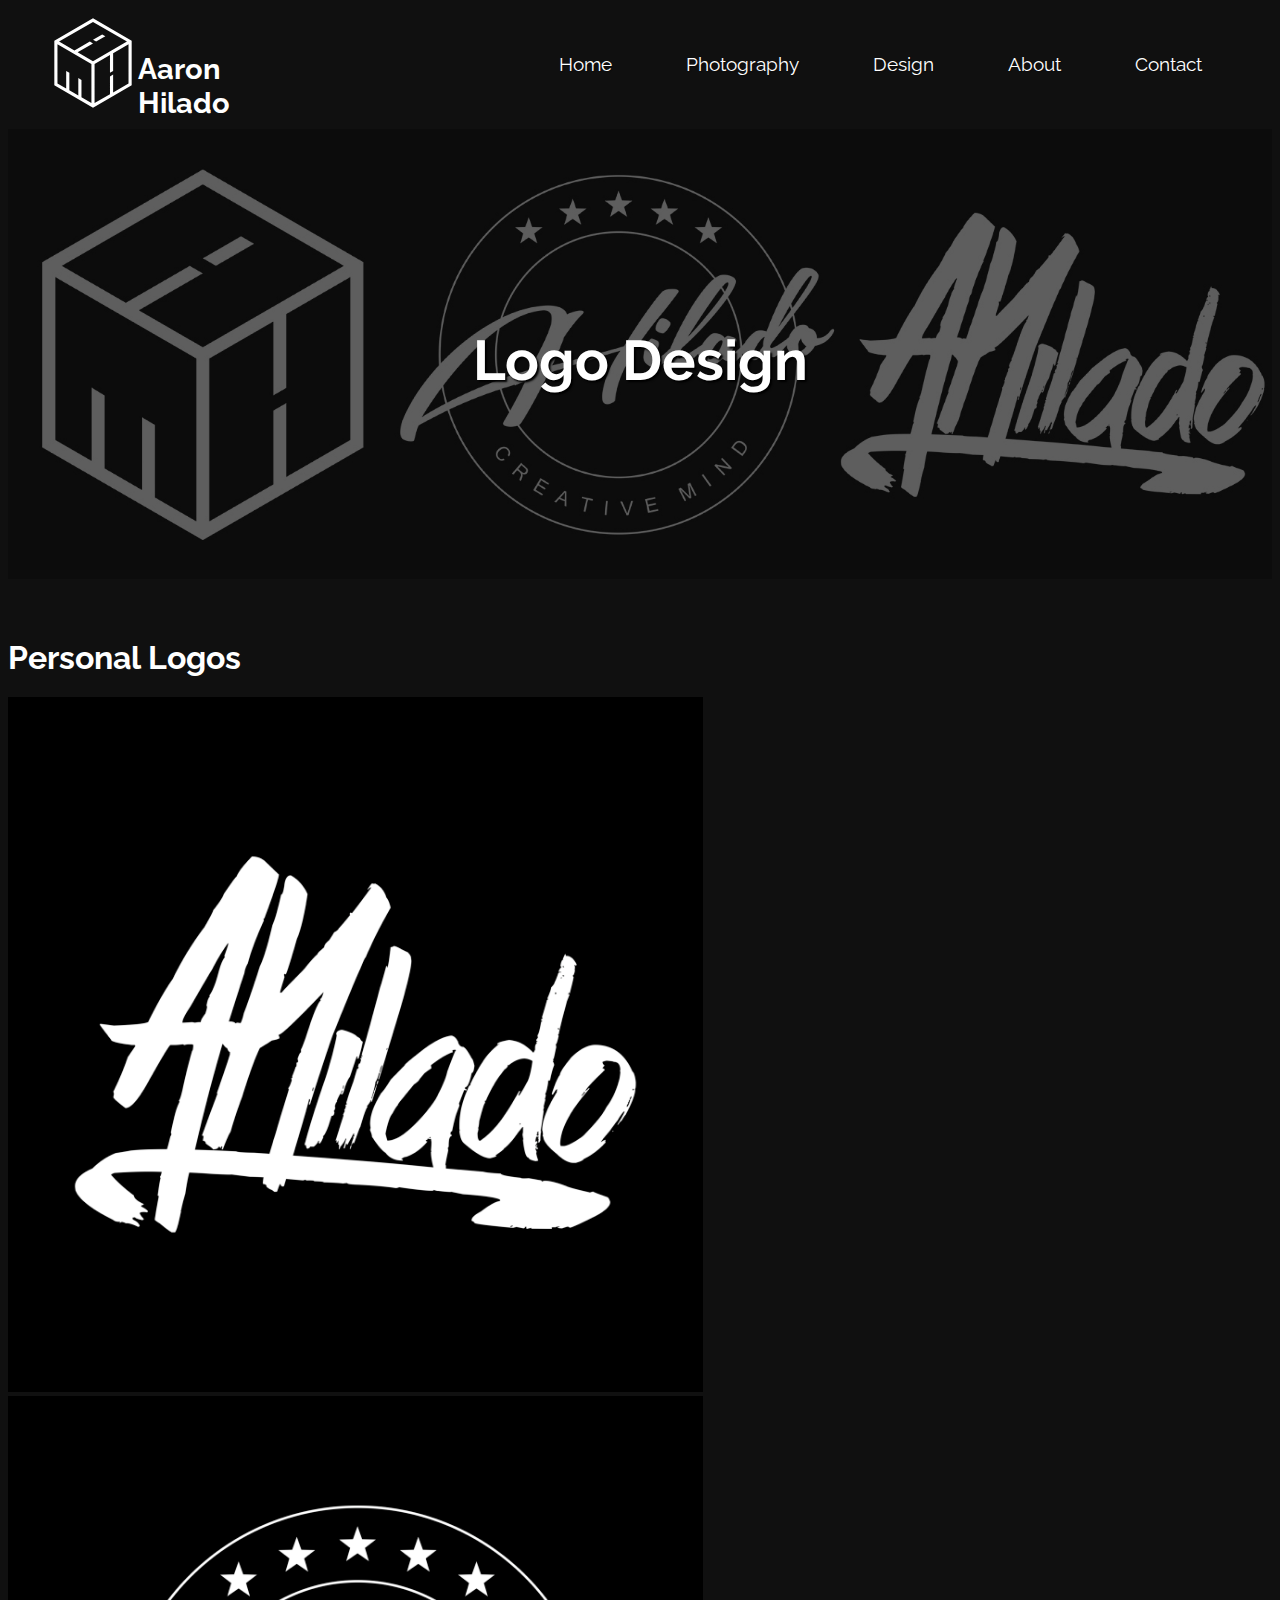
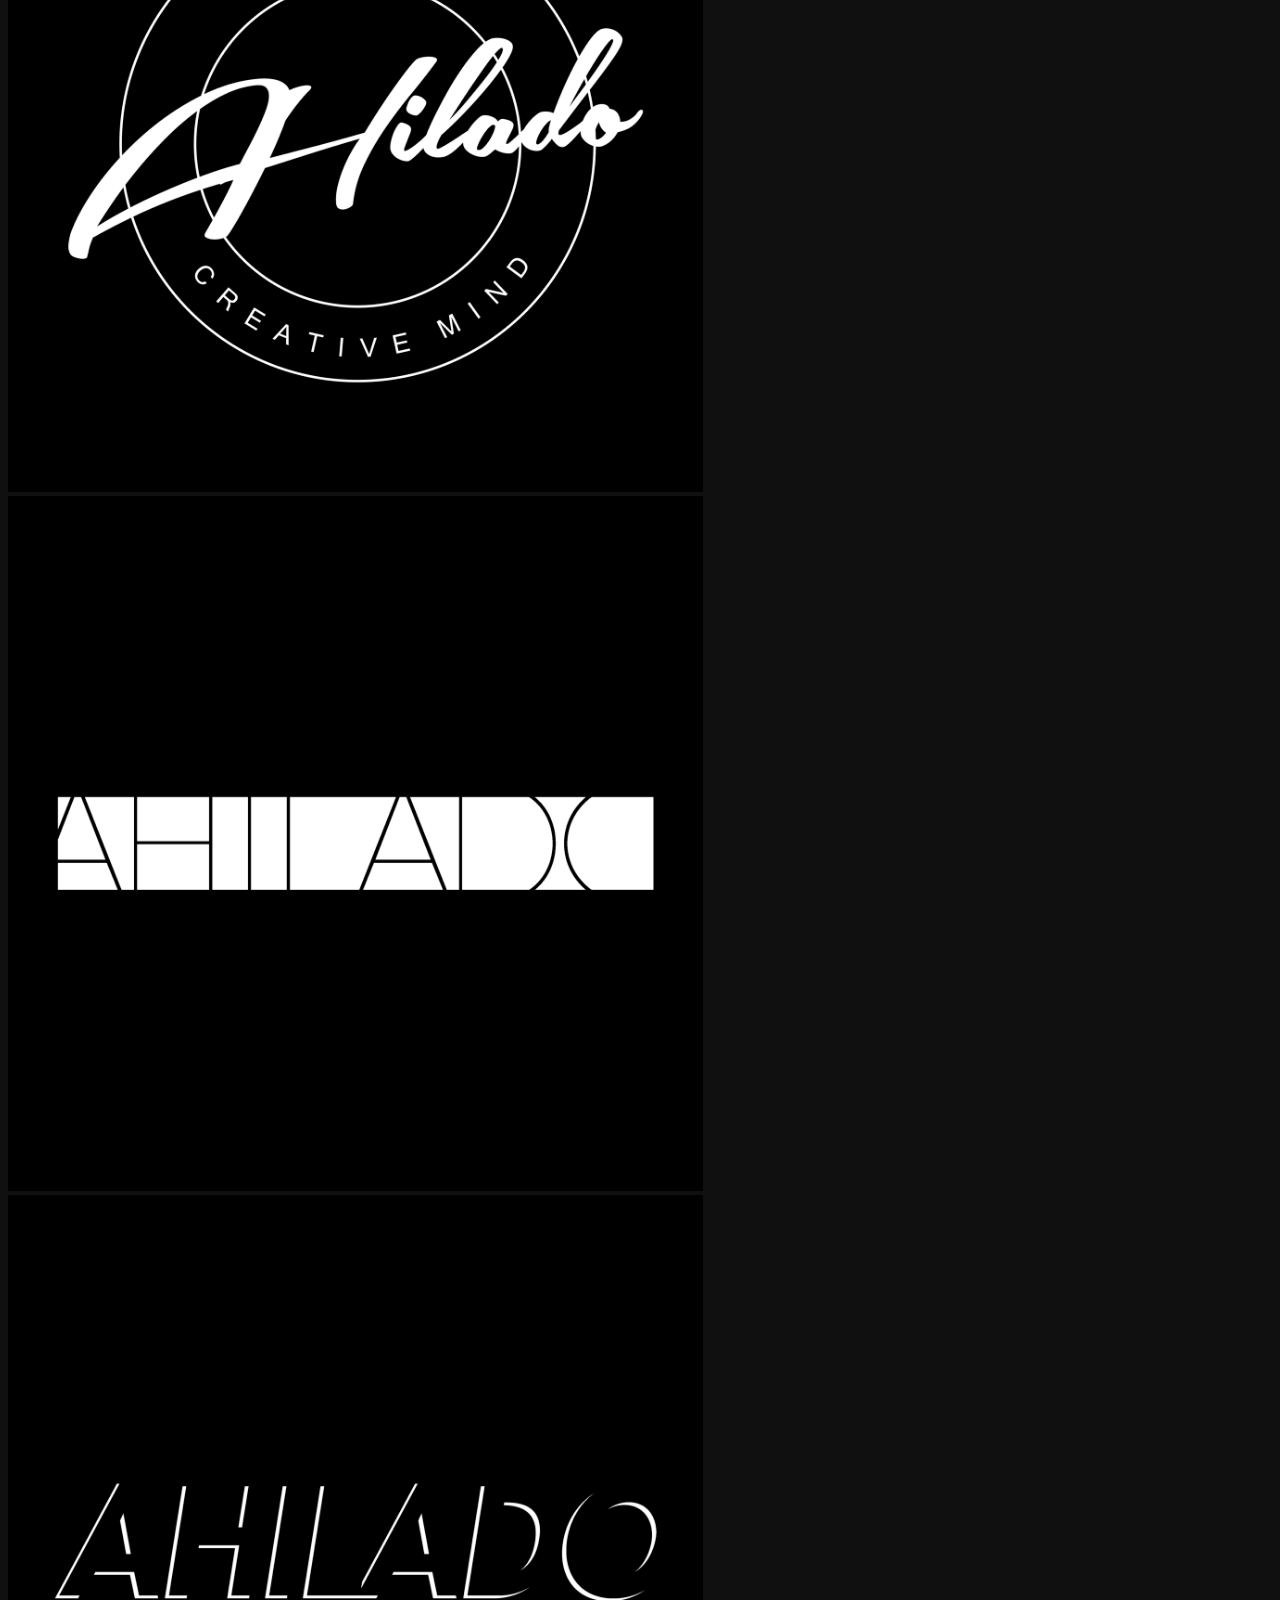
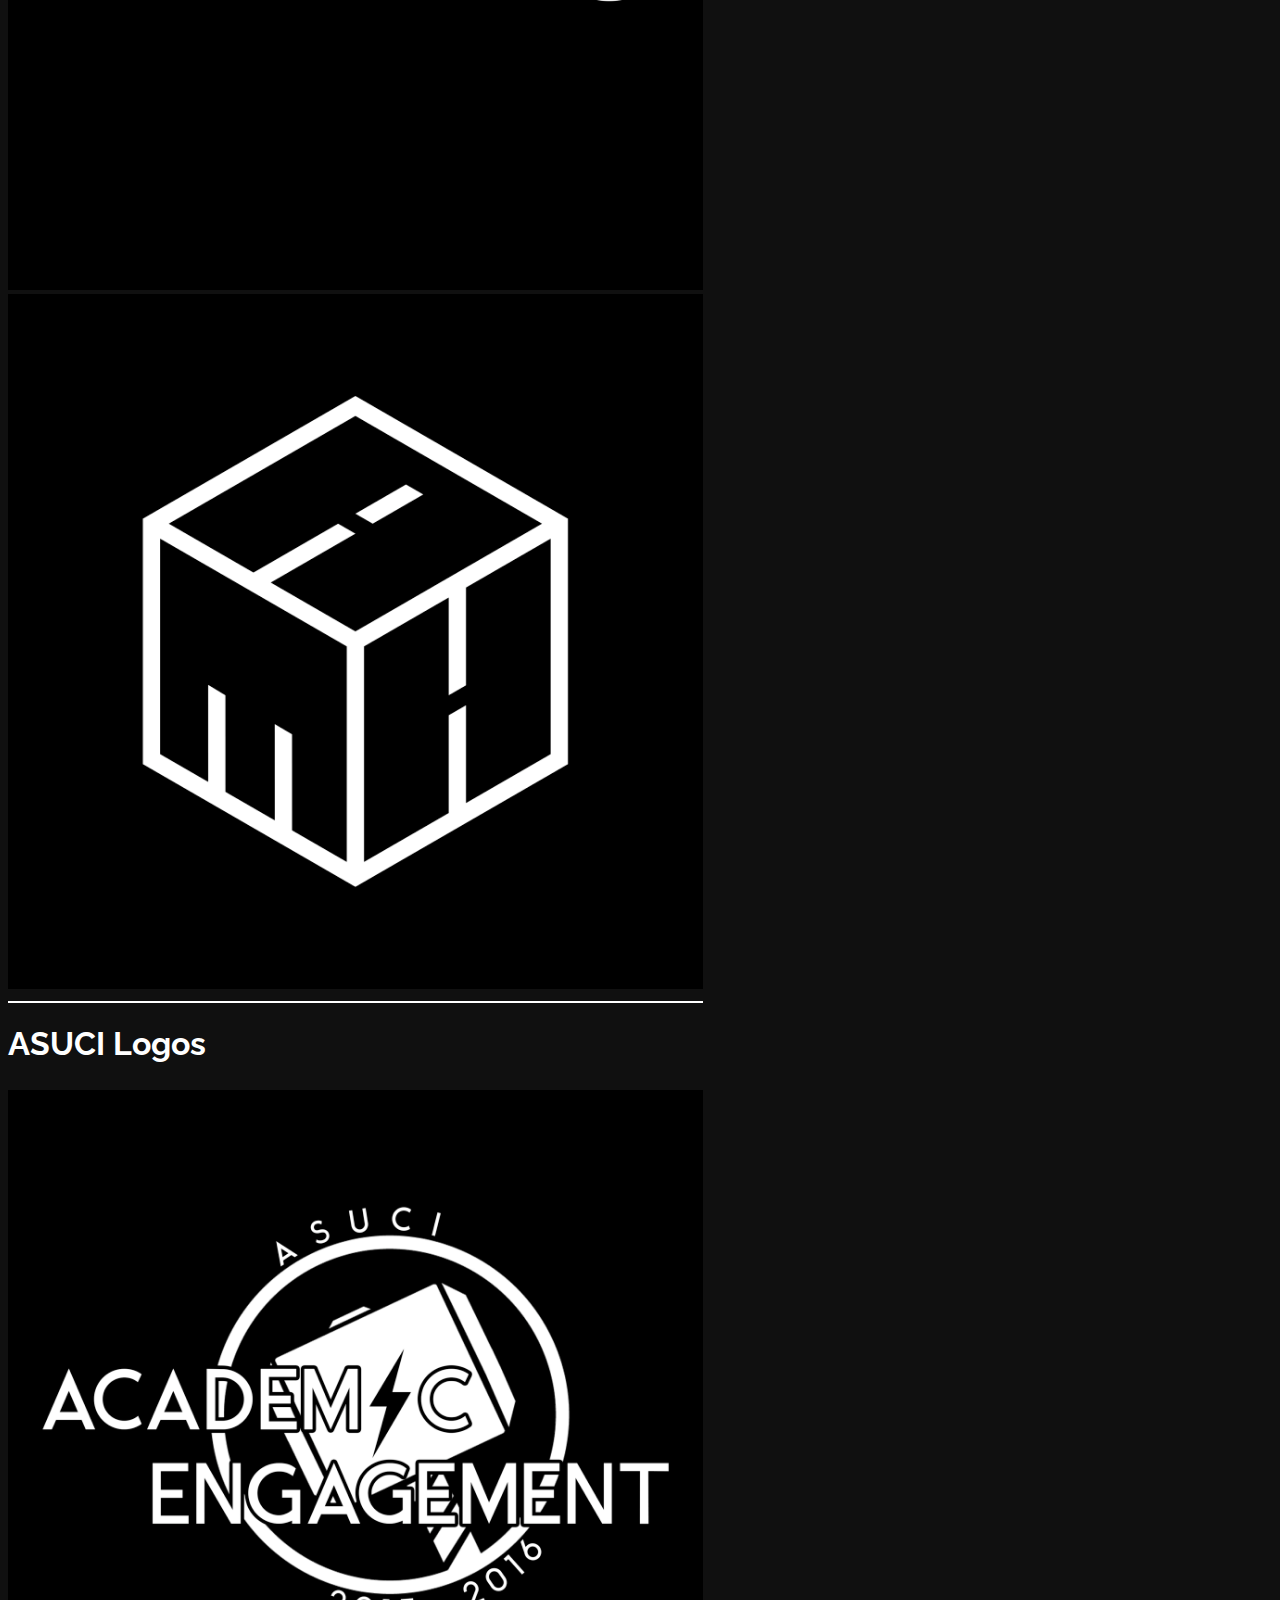
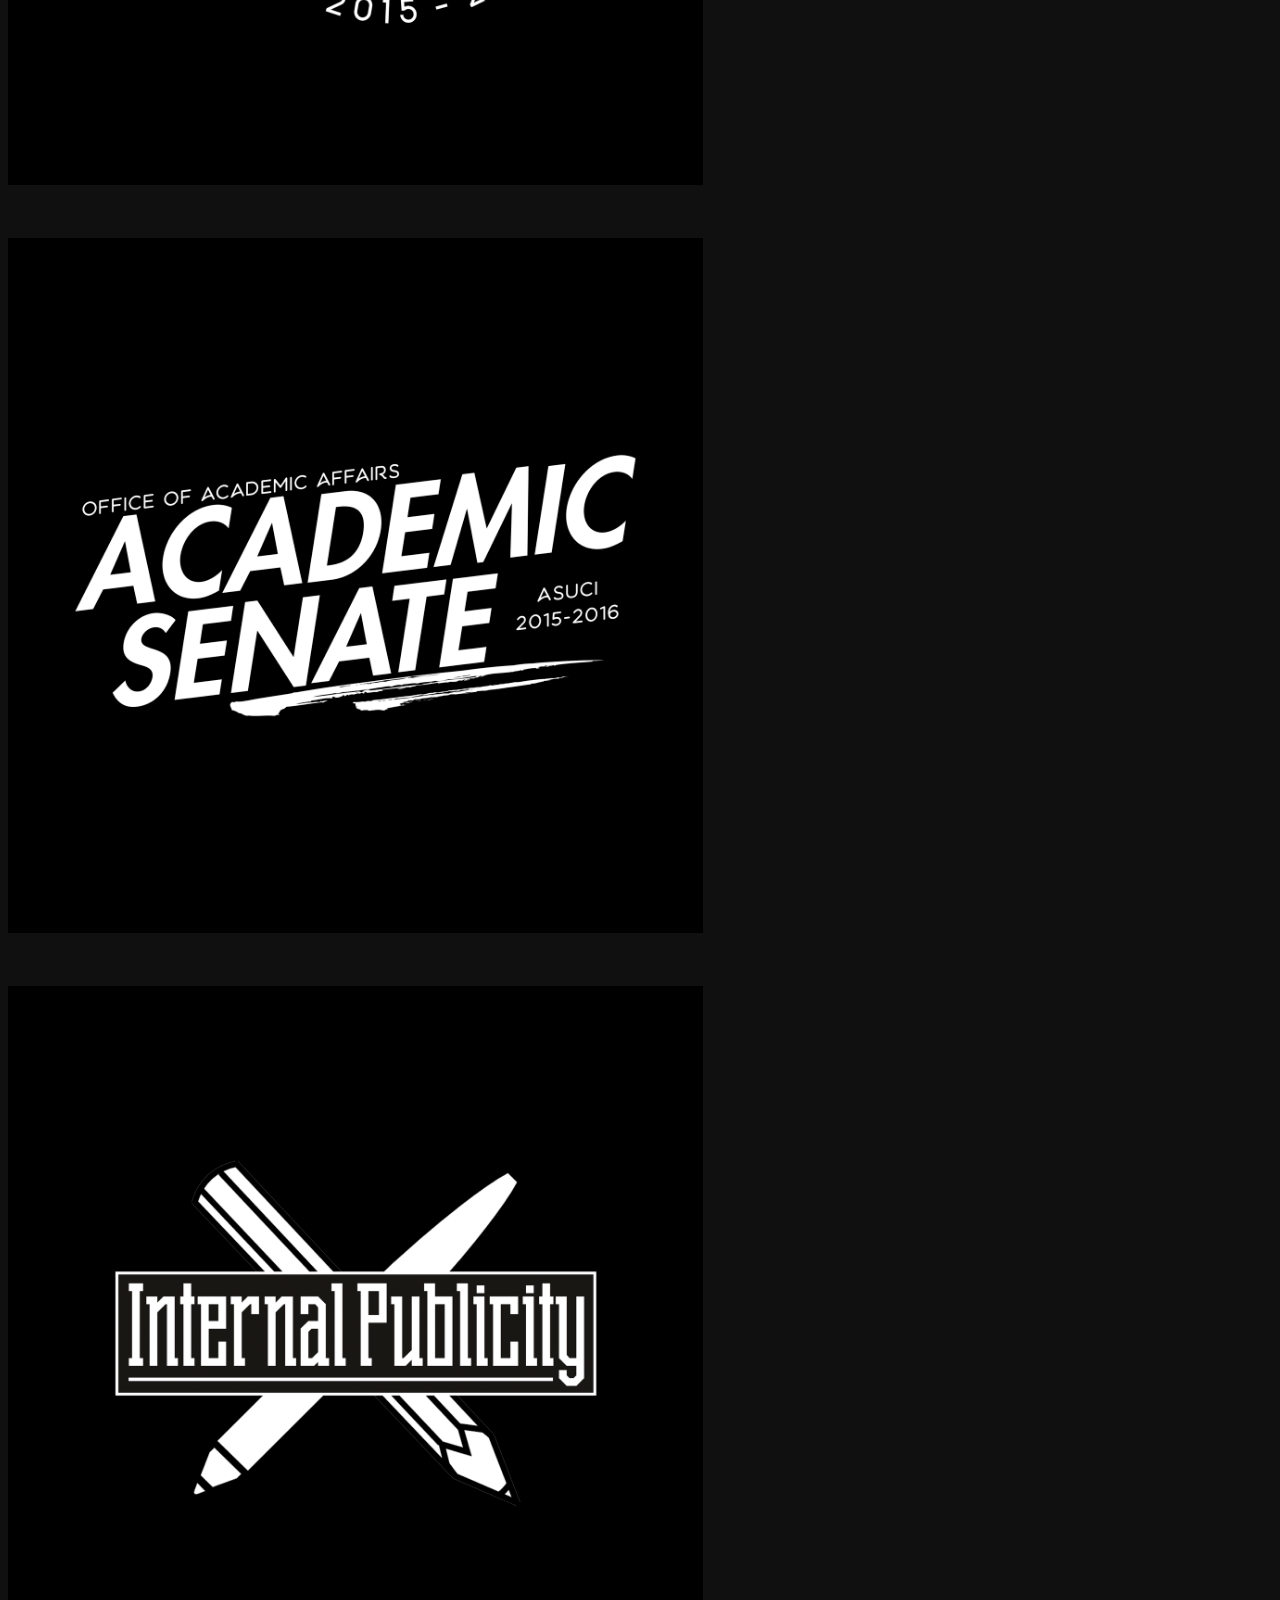
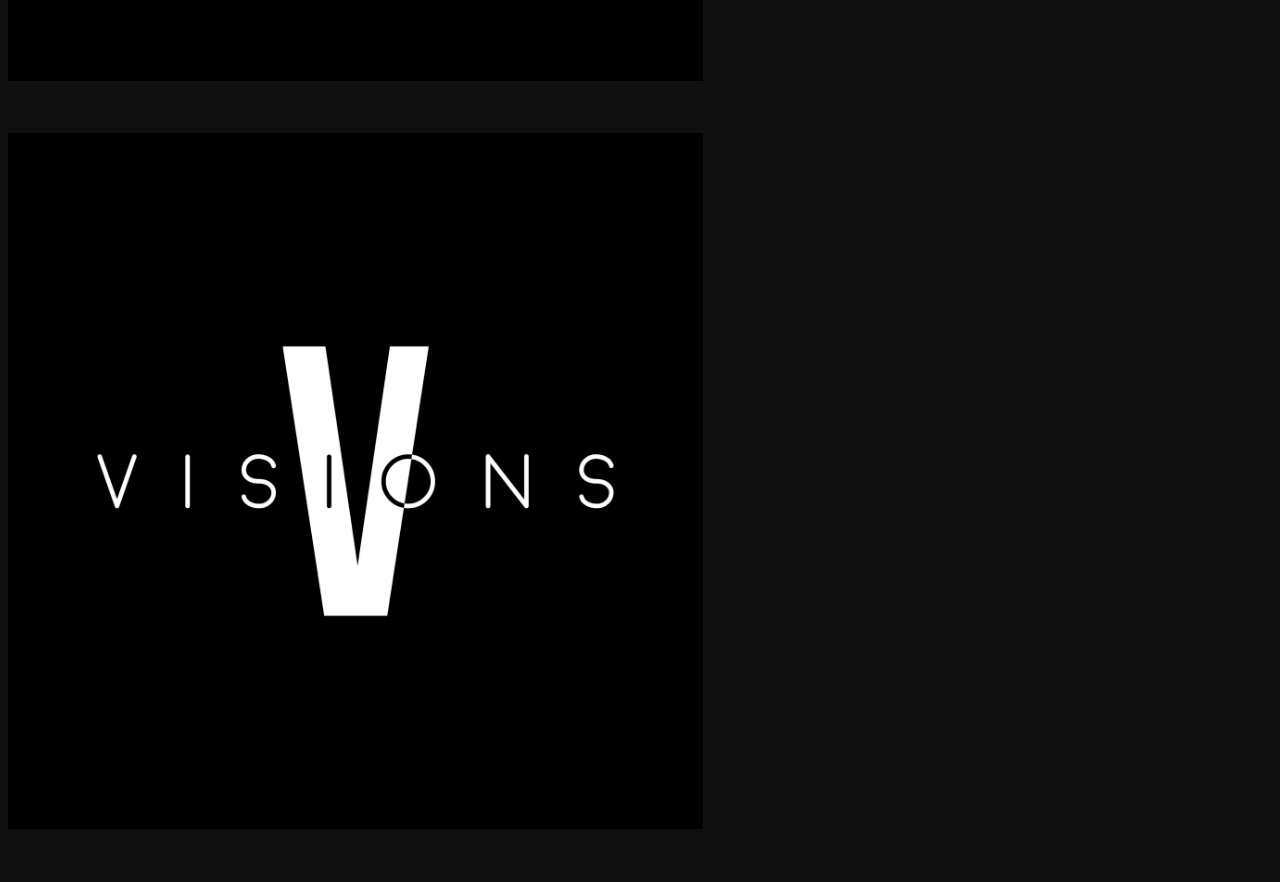
<file: Logos.html>
<!DOCTYPE html>
<html>

<head>
    <meta charset="utf-8">
    <meta http-equiv="X-UA-Compatible" content="IE=edge">
    <title>Aaron Hilado</title>
    <meta name="viewport" content="width=device-width, initial-scale=1">

    <link rel="stylesheet" href="https://stackpath.bootstrapcdn.com/bootstrap/4.1.0/css/bootstrap.min.css"
        integrity="sha384-9gVQ4dYFwwWSjIDZnLEWnxCjeSWFphJiwGPXr1jddIhOegiu1FwO5qRGvFXOdJZ4" crossorigin="anonymous">
    <link rel="stylesheet" href="https://use.fontawesome.com/releases/v5.0.10/css/all.css"
        integrity="sha384-+d0P83n9kaQMCwj8F4RJB66tzIwOKmrdb46+porD/OvrJ+37WqIM7UoBtwHO6Nlg" crossorigin="anonymous">
    <link href="https://fonts.googleapis.com/css?family=Raleway" rel="stylesheet">
    <link rel="stylesheet" type="text/css" href="style.css">
    <link rel="stylesheet" type="text/css" href="project.css">
    <script src="functions.js"></script>
</head>

<body>

    <nav class="navigation-bar">
        <div id="logoGroup">
            <a href="index.html">
                <img class="logo" src="images/CubeLogo.svg">
                <h1> Aaron Hilado </h1>
            </a>
        </div>
        <div id="navLinks">
            <ul>
                <li>
                    <a href="index.html">Home</a>
                </li>
                <li>
                    <a href="photoHome.html">Photography</a>
                </li>
                <li>
                    <a href="designHome.html">Design</a>
                </li>
                <li>
                    <a href="about.html">About</a>
                </li>
                <li>
                    <a href="contact.html">Contact</a>
                </li>
            </ul>
        </div>
        <div id="hamburger">
            <button onclick="myFunction()">
                <i class="fas fa-bars"></i>
            </button>
            <div id="dropdown" class="dropdownContent">
                <ul>
                    <li>
                        <a href="index.html">Home</a>
                    </li>
                    <li>
                        <a href="photoHome.html">Photography</a>
                    </li>
                    <li>
                        <a href="designHome.html">Design</a>
                    </li>
                    <li>
                        <a href="about.html">About</a>
                    </li>
                    <li>
                        <a href="contact.html">Contact</a>
                    </li>
                </ul>
            </div>
        </div>
    </nav>

    <div class="title container-fluid">
        <div class="project" style="background-image: url(images/Logos/Project\ Title\ Cover.jpg)">
        </div>
        <div class="titleText">
            <p id="largeFontSize">Logo Design</p>
        </div>

        <div class="content container-fluid">
            <h1 class="text-center">Personal Logos</h1>
            <img src="images/Logos/AHilado1.jpg" style="width: 100%;">
            <img src="images/Logos/AHilado2.jpg" style="width: 100%;">
            <img src="images/Logos/AHilado3.jpg" style="width: 100%;">
            <img src="images/Logos/AHilado4.jpg" style="width: 100%;">
            <img src="images/Logos/AHilado5.jpg" style="width: 100%;">

            <hr style="border: solid 1px white;">

            <h1 class="text-center">ASUCI Logos</h1>
            <img src="images/Logos/Academic Engagement.jpg" style="width: 100%; padding: 1% 0 6% 0">
            <img src="images/Logos/Academic Senate.jpg" style="width: 100%; padding: 1% 0 6% 0">
            <img src="images/Logos/Internal Publicity.jpg" style="width: 100%; padding: 1% 0 6% 0">
            <img src="images/Logos/Visions.jpg" style="width: 100%; padding: 1% 0 6% 0">
        </div>
    </div>
</body>

</html>
</file>
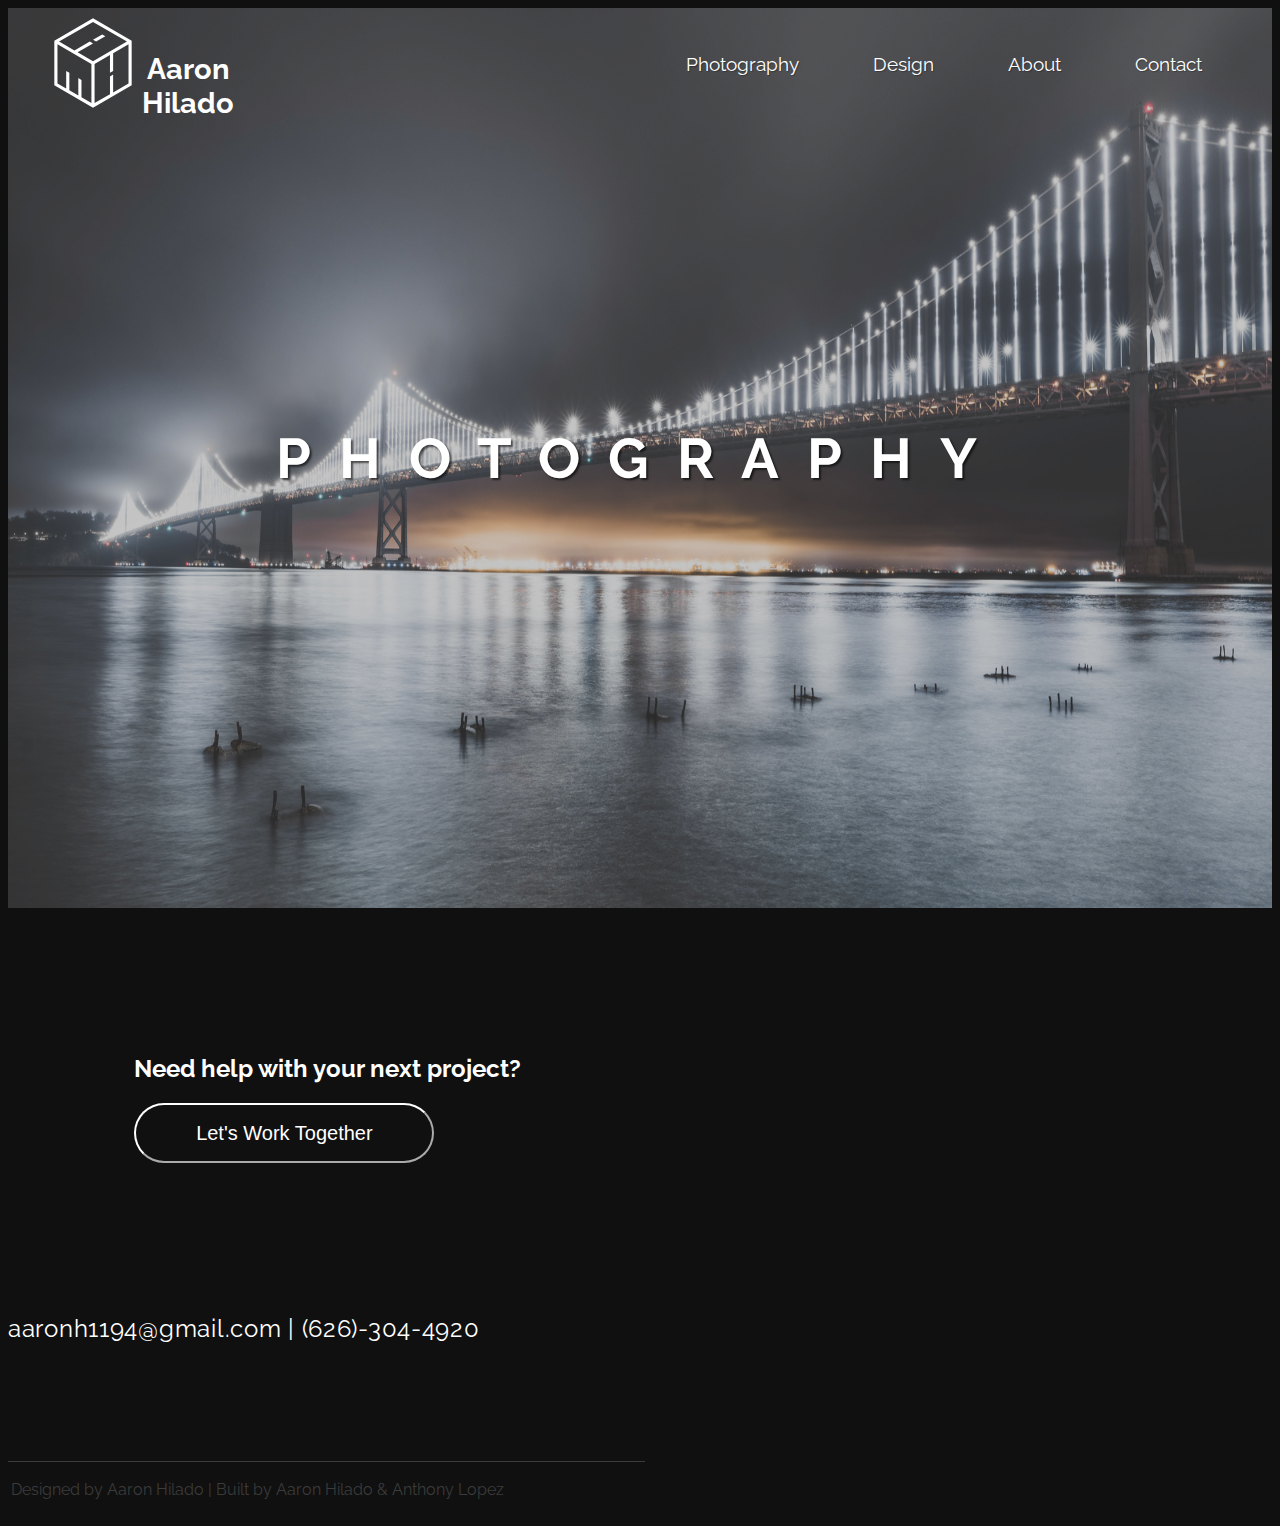
<file: PhotoHome.html>
<!DOCTYPE html>
<html>

<head>
    <meta charset="utf-8">
    <meta http-equiv="X-UA-Compatible" content="IE=edge">
    <title>Aaron Hilado</title>
    <meta name="viewport" content="width=device-width, initial-scale=1">

    <link rel="stylesheet" href="https://stackpath.bootstrapcdn.com/bootstrap/4.1.0/css/bootstrap.min.css" integrity="sha384-9gVQ4dYFwwWSjIDZnLEWnxCjeSWFphJiwGPXr1jddIhOegiu1FwO5qRGvFXOdJZ4"
        crossorigin="anonymous">
    <link rel="stylesheet" href="https://use.fontawesome.com/releases/v5.0.10/css/all.css" integrity="sha384-+d0P83n9kaQMCwj8F4RJB66tzIwOKmrdb46+porD/OvrJ+37WqIM7UoBtwHO6Nlg"
        crossorigin="anonymous">
    <link href="https://fonts.googleapis.com/css?family=Raleway" rel="stylesheet">
    <link rel="stylesheet" type="text/css" href="style.css">
    <link rel="stylesheet" type="text/css" href="PhotoHome.css">
</head>

<body>

    <div class="main container-fluid">
        <nav class="navigation-bar">
            <div id="logoGroup">
                <a href="index.html">
                    <img class="logo" src="images/CubeLogo.svg">
                    <h1>Aaron Hilado</h1>
                </a>
            </div>
            <div id="navLinks">
                <ul>
                    <li>
                        <a href="PhotoHome.html">Photography</a>
                    </li>
                    <li>
                        <a href="DesignHome.html">Design</a>
                    </li>
                    <li>
                        <a href="About.html">About</a>
                    </li>
                    <li>
                        <a href="#">Contact</a>
                    </li>
                </ul>
            </div>
        </nav>
        <div id="photocont">
            <img class="photo" src="images/BayBridge.jpg" style="width: 100%; height: 100vh;">
        </div>
        <div class="textcenter">
            <p id="largeFontSize">PHOTOGRAPHY</p>
        </div>
    </div>

    <div class="help container-fluid">
        <div class="row justify-content-center">
            <div class="col-lg-6 text-center">
                <h2>Need help with your next project?</h2>
            </div>
        </div>
        <div class="row justify-content-center">
            <div class="col-lg-6 text-center">
                <button class="contactbtn">
                    <p id="btnfont">Let's Work Together</p>
                </button>
            </div>
        </div>
    </div>

    <div class="info container-fluid">
        <div class="row justify-content-center">
            <div class="col-lg-6 text-center">
                <p id="infofont">aaronh1194@gmail.com | (626)-304-4920</p>
            </div>
        </div>
        <div class="row justify-content-center">
            <div class="col-lg-6 text-center">
                <a href="#">
                    <i class="icon fab fa-behance-square"></i>
                </a>
                <a href="#">
                    <i class="icon fab fa-linkedin"></i>
                </a>
                <a href="#">
                    <i class="icon fab fa-tumblr-square"></i>
                </a>
                <a href="#">
                    <i class="icon fab fa-instagram"></i>
                </a>
            </div>
        </div>
    </div>

    <div class="credit container-fluid text-center">
        <p id="creditText">Designed by Aaron Hilado | Built by Aaron Hilado & Anthony Lopez</p>
    </div>

</body>

</html>
</file>
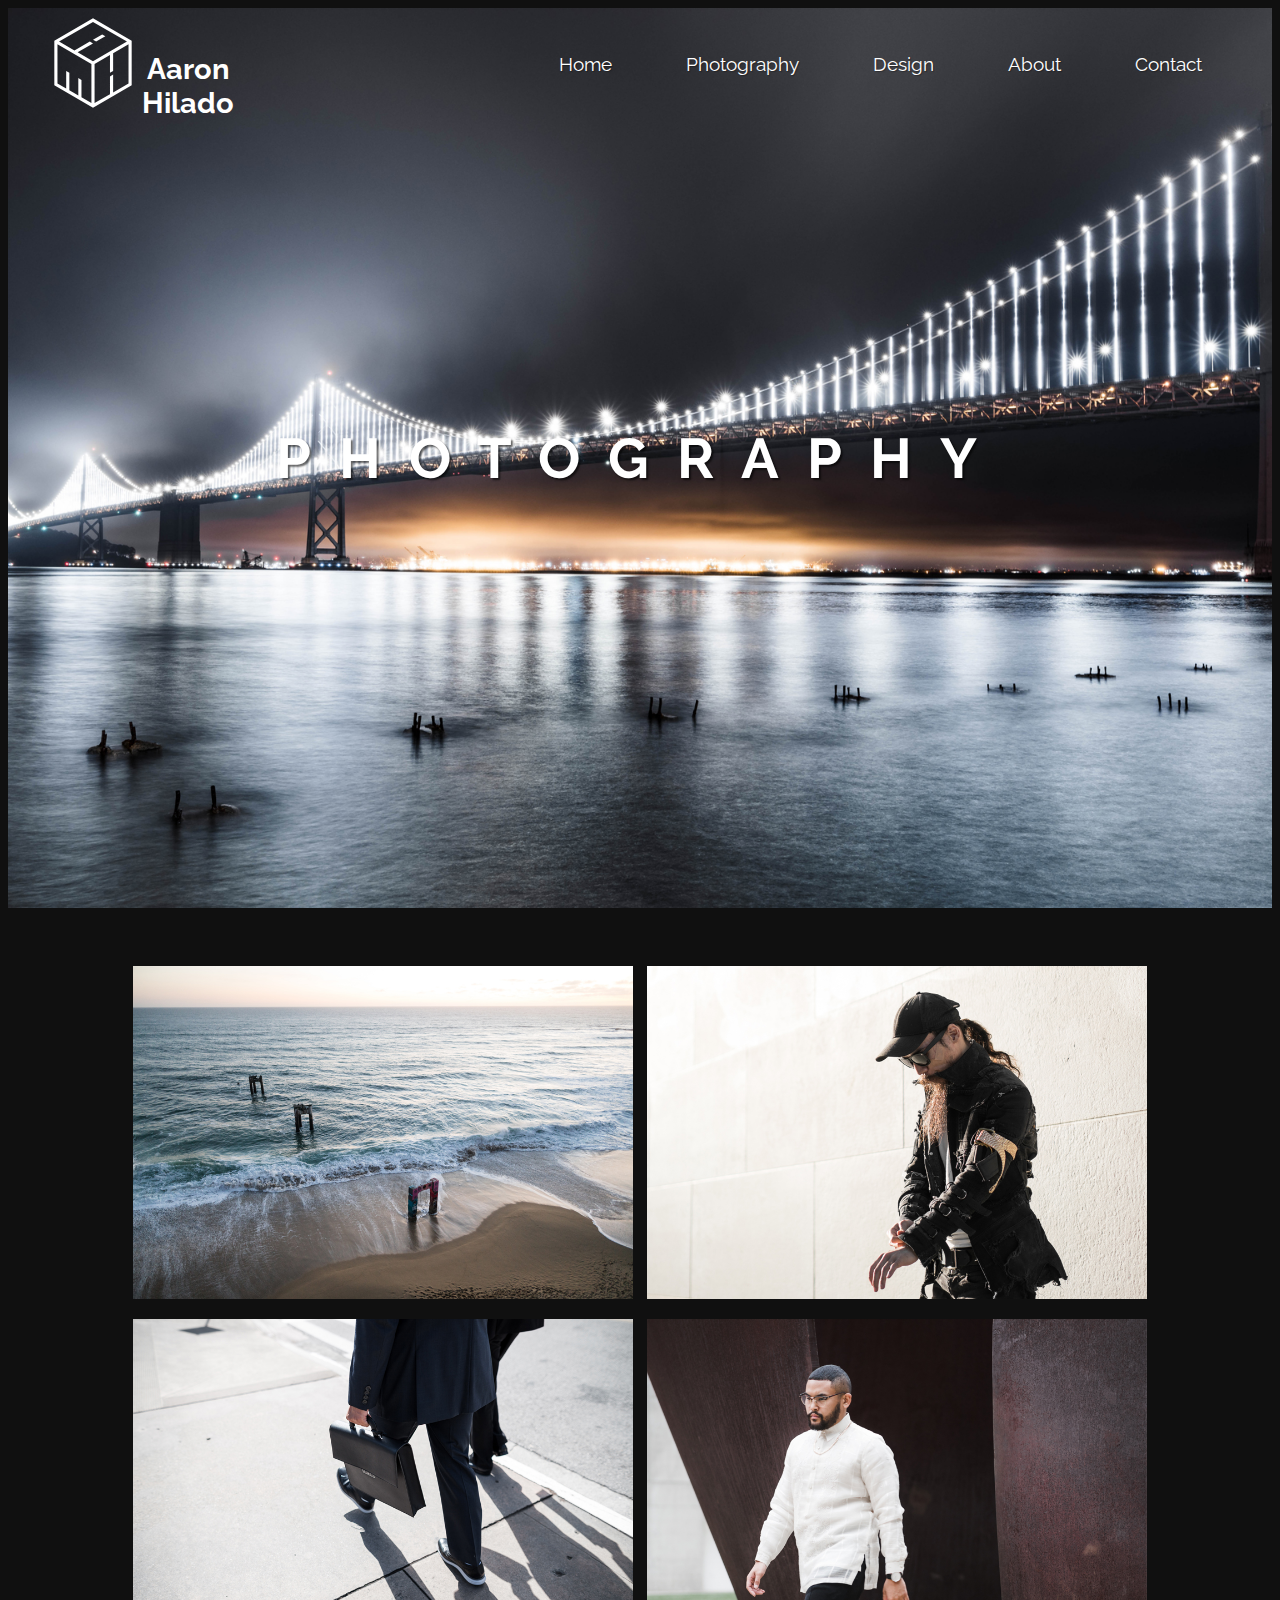
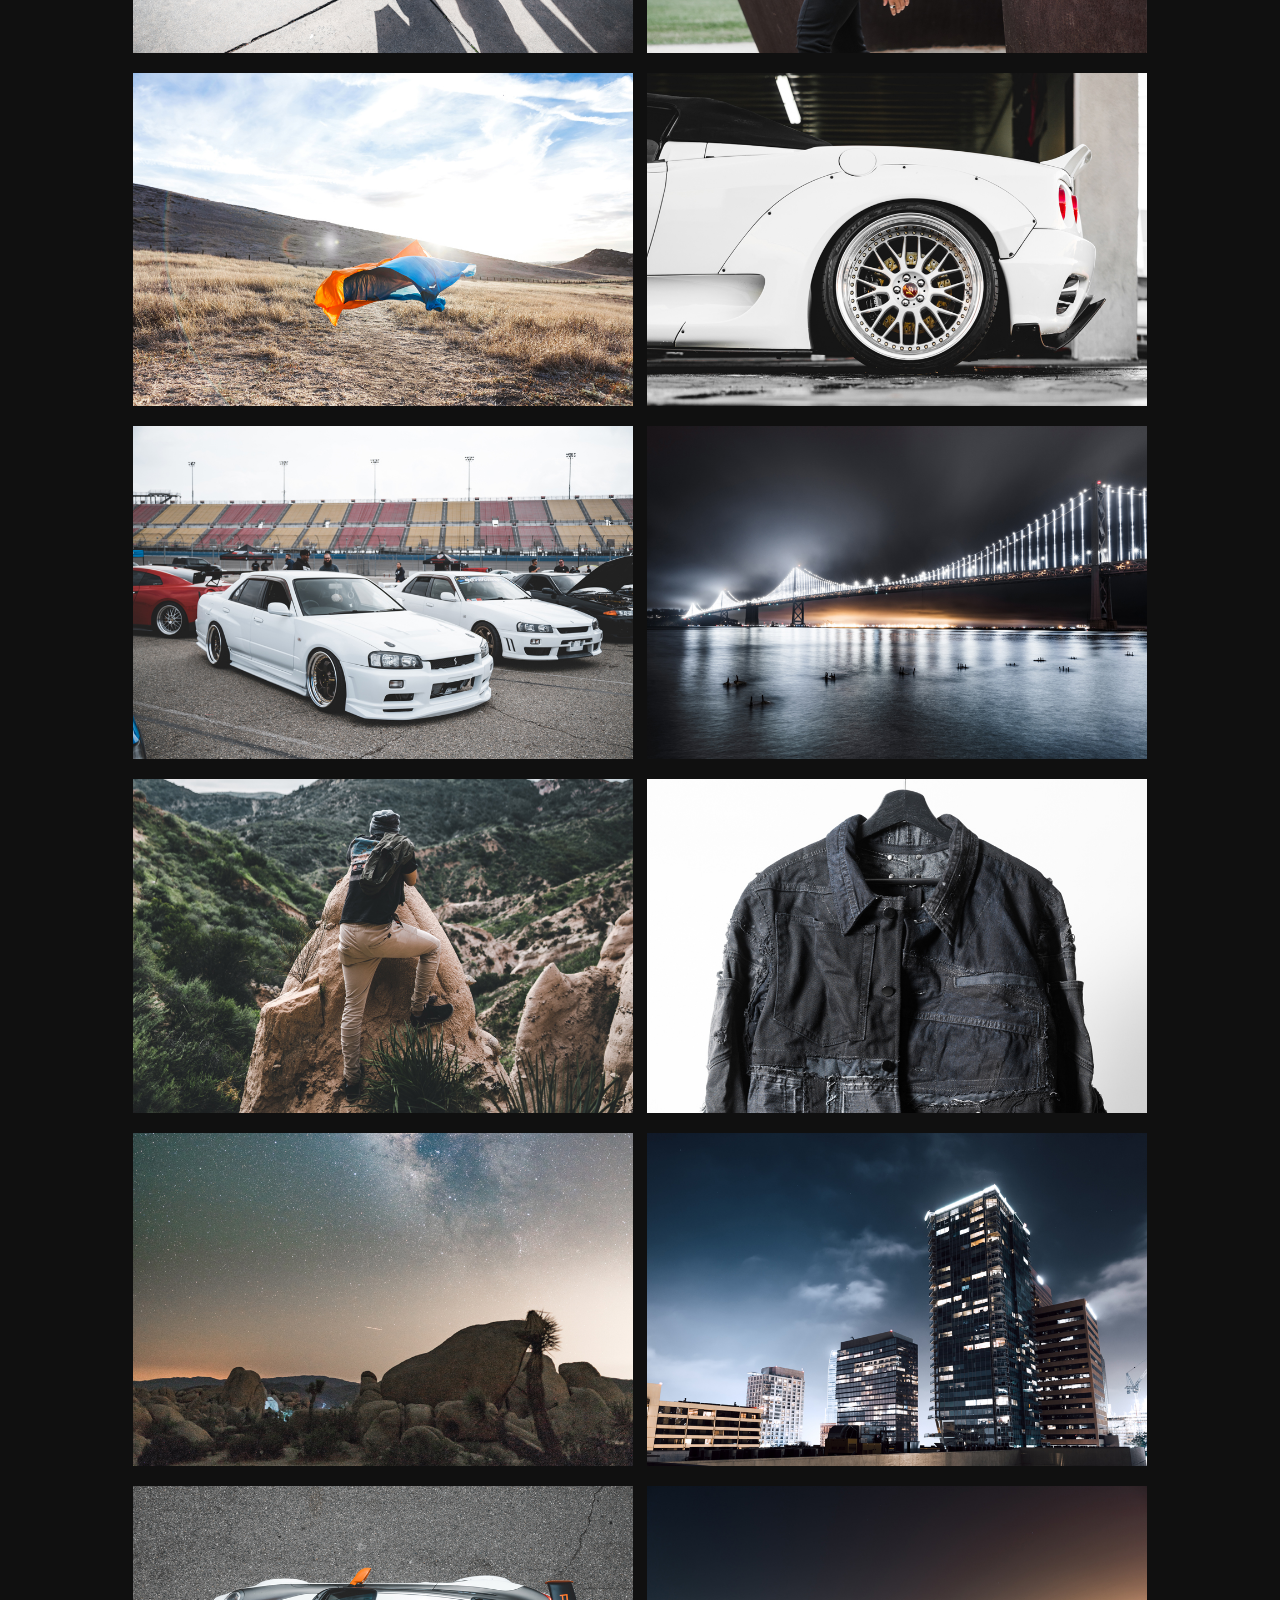
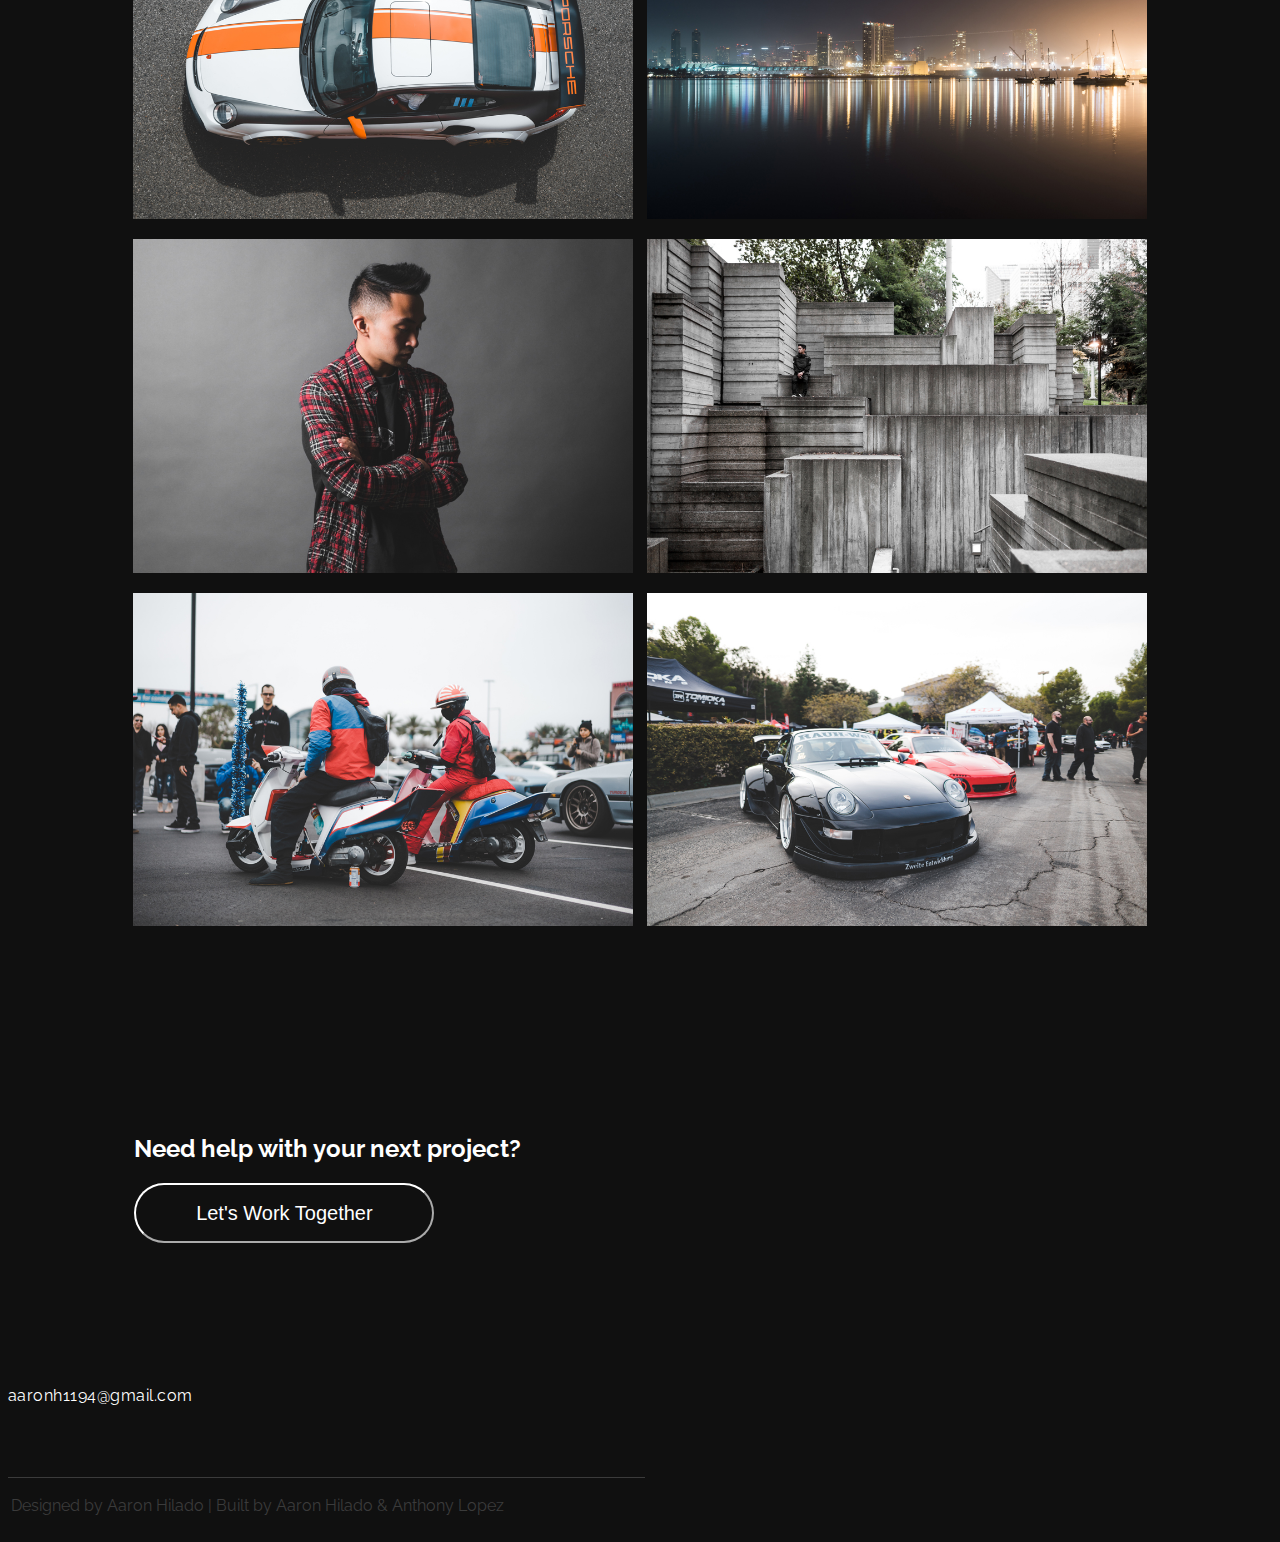
<file: photoHome.html>
<!DOCTYPE html>
<html>

<head>
    <meta charset="utf-8">
    <meta http-equiv="X-UA-Compatible" content="IE=edge">
    <title>Aaron Hilado</title>
    <meta name="viewport" content="width=device-width, initial-scale=1">

    <link rel="stylesheet" href="https://stackpath.bootstrapcdn.com/bootstrap/4.1.0/css/bootstrap.min.css" integrity="sha384-9gVQ4dYFwwWSjIDZnLEWnxCjeSWFphJiwGPXr1jddIhOegiu1FwO5qRGvFXOdJZ4"
        crossorigin="anonymous">
    <link rel="stylesheet" href="https://use.fontawesome.com/releases/v5.0.10/css/all.css" integrity="sha384-+d0P83n9kaQMCwj8F4RJB66tzIwOKmrdb46+porD/OvrJ+37WqIM7UoBtwHO6Nlg"
        crossorigin="anonymous">
    <link href="https://fonts.googleapis.com/css?family=Raleway" rel="stylesheet">
    <link rel="stylesheet" type="text/css" href="style.css">
    <link rel="stylesheet" type="text/css" href="photoHome.css">
    <link rel="stylesheet" type="text/css" href="lightbox.css">
    <script src="functions.js"></script>
    <script src="lightbox-plus-jquery.min.js"></script>
</head>

<body>

    <div class="main container-fluid">
        <nav class="navigation-bar">
            <div id="logoGroup">
                <a href="index.html">
                    <img class="logo" src="images/CubeLogo.svg">
                    <h1>Aaron Hilado</h1>
                </a>
            </div>
            <div id="navLinks">
                <ul>
                    <li>
                        <a href="index.html">Home</a>
                    </li>
                    <li>
                        <a href="photoHome.html">Photography</a>
                    </li>
                    <li>
                        <a href="designHome.html">Design</a>
                    </li>
                    <li>
                        <a href="about.html">About</a>
                    </li>
                    <li>
                        <a href="contact.html">Contact</a>
                    </li>
                </ul>
            </div>
            <div id="hamburger">
                <button onclick="myFunction()">
                    <i class="fas fa-bars"></i>
                </button>
                <div id="dropdown" class="dropdownContent">
                    <ul>
                        <li>
                            <a href="index.html">Home</a>
                        </li>
                        <li>
                            <a href="photoHome.html">Photography</a>
                        </li>
                        <li>
                            <a href="designHome.html">Design</a>
                        </li>
                        <li>
                            <a href="about.html">About</a>
                        </li>
                        <li>
                            <a href="contact.html">Contact</a>
                        </li>
                    </ul>
                </div>
            </div>
        </nav>
        <div id="photocont">
        </div>
        <div class="textcenter">
            <p id="largeFontSize">PHOTOGRAPHY</p>
        </div>
    </div>

    <div class="gallery container-fluid">
        <a href="images/Photography/Davenport.jpg" data-lightbox="mygallery"><img src="images/Photography/DavenportThumb.jpg"></a>
        <a href="images/Photography/ENewport.jpg" data-lightbox="mygallery"><img src="images/Photography/ENewportThumb.jpg"></a>
        <a href="images/Photography/Briefcase.jpg" data-lightbox="mygallery"><img src="images/Photography/BriefcaseThumb.jpg"></a>
        <a href="images/Photography/CGrad.jpg" data-lightbox="mygallery"><img src="images/Photography/CGradThumb.jpg"></a>
        <a href="images/Photography/Fabric.jpg" data-lightbox="mygallery"><img src="images/Photography/FabricThumb.jpg"></a>
        <a href="images/Photography/Ferrari.jpg" data-lightbox="mygallery"><img src="images/Photography/FerrariThumb.jpg"></a>
        <a href="images/Photography/RDay.jpg" data-lightbox="mygallery"><img src="images/Photography/RDayThumb.jpg"></a>
        <a href="images/Photography/BayBridge.jpg" data-lightbox="mygallery"><img src="images/Photography/BayBridgeThumb.jpg"></a>
        <a href="images/Photography/KWhiting.jpg" data-lightbox="mygallery"><img src="images/Photography/KWhitingThumb.jpg"></a>
        <a href="images/Photography/Jacket.jpg" data-lightbox="mygallery"><img src="images/Photography/JacketThumb.jpg"></a>
        <a href="images/Photography/JTree.jpg" data-lightbox="mygallery"><img src="images/Photography/JTreeThumb.jpg"></a>
        <a href="images/Photography/LosAngeles.jpg" data-lightbox="mygallery"><img src="images/Photography/LosAngelesThumb.jpg"></a>
        <a href="images/Photography/Porsche.jpg" data-lightbox="mygallery"><img src="images/Photography/PorscheThumb.jpg"></a>
        <a href="images/Photography/SanDiego.jpg" data-lightbox="mygallery"><img src="images/Photography/SanDiegoThumb.jpg"></a>
        <a href="images/Photography/Undercover.jpg" data-lightbox="mygallery"><img src="images/Photography/UndercoverThumb.jpg"></a>
        <a href="images/Photography/Seattle.jpg" data-lightbox="mygallery"><img src="images/Photography/SeattleThumb.jpg"></a>
        <a href="images/Photography/Scooter.jpg" data-lightbox="mygallery"><img src="images/Photography/ScooterThumb.jpg"></a>
        <a href="images/Photography/RWB.jpg" data-lightbox="mygallery"><img src="images/Photography/RWBThumb.jpg"></a>
    </div>

    <div class="help container-fluid">
        <div class="row justify-content-center">
            <div class="col-lg-6 text-center">
                <h2>Need help with your next project?</h2>
            </div>
        </div>
        <div class="row justify-content-center">
            <div class="col-lg-6 text-center">
                <a href="contact.html">
                    <button class="contactbtn">
                        <p id="btnfont">Let's Work Together</p>
                    </button>
                </a>
            </div>
        </div>
    </div>

    <div class="info container-fluid">
        <div class="row justify-content-center">
            <div class="col-lg-6 text-center">
                <p id="infofont">aaronh1194@gmail.com</p>
            </div>
        </div>
        <div class="row justify-content-center">
            <div class="col-lg-6 text-center">
                <a href="https://www.behance.net/aaronh1114">
                    <i class="icon fab fa-behance-square"></i>
                </a>
                <a href="https://www.linkedin.com/in/aaron-hilado/">
                    <i class="icon fab fa-linkedin"></i>
                </a>
                <a href="https://instagram.com/ahilado">
                    <i class="icon fab fa-instagram"></i>
                </a>
            </div>
        </div>
    </div>

    <div class="credit container-fluid text-center">
        <p id="creditText">Designed by Aaron Hilado | Built by Aaron Hilado & Anthony Lopez</p>
    </div>

</body>

</html>
</file>
<file: style.css>
/** Navigation Bar **/
.navigation-bar {
    width: 100%;
    height: 105px;
    z-index: 10;
}

.navigation-bar a {
    font-size: 1.2rem;
    float: right;
    margin-right: 60px;
    /* height: 105px;
    line-height: 105px; */
    text-decoration: none;
}

/** Navigation Bar - Logo Grouping **/
.logo {
    height: 90px;
    margin-left: 10px;
    margin-top: 10px;
}

#logoGroup {
    width: 290px;
    height: auto;
    float: left;
}

#logoGroup h1 {
    float: right;
    width: 100px;
    padding-top: 25px;
    font-size: 1.8rem;
}

#logoGroup a:hover {
    color: white;
}

/** Navigation Bar - Navigation Links **/
#navLinks ul {
    list-style: none;
    padding: 0;
    margin: 0;
    text-align: right;
}

#navLinks li {
    display: inline-block;
    text-shadow: 1px 1px 1px rgba(0, 0, 0, 0.3);
}

#navLinks li > a {
    display: inline-block;
    text-decoration: none;
    float: right;
    margin-right: 70px;
    margin-top: 45px;
    position: relative;
    color: rgb(255, 255, 255);
}

#navLinks li > a:hover {
    color: rgb(255, 255, 255);
}

#navLinks li > a:before {
    content: "";
    position: absolute;
    width: 100%;
    height: 2px;
    bottom: 0;
    left: 0;
    background-color: rgb(255, 255, 255);
    visibility: hidden;
    -webkit-transform: scaleX(0);
    transform: scaleX(0);
    -webkit-transition: all 0.3s ease-in-out 0s;
    transition: all 0.3s ease-in-out 0s;
}

#navLinks li > a:hover:before {
    visibility: visible;
    -webkit-transform: scaleX(1);
    transform: scaleX(1);
}

.top-buffer {
    margin-top: 1.5%;
}

body {
    background: #101010;
    color: #FFF;
    font-family: 'Raleway', sans-serif;
}

a, a:hover {
    color: white;
    text-decoration: none;
}

/** Hamburger Bars Menu **/
#hamburger {
    font-size: 40px;
    text-align: right;
    display: none;
  }
  
  #hamburger button {
    background: none;
    border: none;
    padding: 0;
  }
  
  .fa-bars {
    color: white;
  }
  
  .dropdownContent {
    display: none;
  }
  
  .show {
    display: block;
  }
  
  /** Media Queries for Nav Bar and Content **/
  @media (max-width: 1100px) {
    #navLinks {
      height: 0;
      display: none;
    }
  
    #hamburger {
      padding-right: 20px;
      padding-top: 12px;
      display: block;
    }
  
    .dropdownContent li {
      list-style: none;
      display: block;
      width: 100%;
      height: auto;
      float: left;
    }
  
    .dropdownContent a {
      margin-right: 0px;
      padding: 10px 0;
    }
  }

@font-face {
    font-family: 'Raleway';
    src: url(fonts/Raleway-Bold.ttf);
    font-style: normal;
    font-weight: 600;
}
</file>
<file: about.css>
.heading {
    font-size: 2.5em;
    font-weight: bolder;
    padding: 0;
    margin: 0
}

.subheading {
    font-size: 1.8em;
    padding: 0;
    margin: 0;
    line-height: 1;
}

.BGLogo {
    z-index: -2;
    position: fixed;
    height: 1000px;
    width: 1000px;
    top: -60px;
    right: -40px;
    -webkit-filter: brightness(0.08);
    filter: brightness(0.08);
}

.profileimg {
    position: absolute;
    height: 450px;
    width: 450px;
    overflow: hidden;
    display: flex;
    justify-content: center;
    bottom: 35px;
    left: 45px;
}

.profileimg img {
    height: 100%;
}

.abouttext {
    font-size: 1.5em;
}

.aboutSubheading {
    font-size: 1.8em;
    font-weight: bolder;
    padding: 0;
    margin: 0;
}

.aboutBody {
    font-size: 1.2em;
    padding: 0;
    margin: 0;
}

.cardheading {
    font-size: 1.8em;
    font-weight: bolder;
    padding: 0;
    margin: 0;
}

.cardbody {
    font-size: 1.5em;
    padding: 0;
    margin: 0;
}

.cardbg {
    background-color: rgba(64, 64, 64, 0.7);
    height: 500px;
    width: 100%;
    margin: 0 1%;
    padding: 1.5%;
}
</file>
<file: bookmmunity.css>
.title {
    padding: 0;
    margin-top: 1.3%;
}

.project {
    height: 50vh;
    background-position: center;
    background-repeat: no-repeat;
    background-size: cover;
    position: relative;
    -webkit-filter: brightness(0.5);
    filter: brightness(0.5);
    transition: 0.5s ease-in, 0.5s ease-out;
    align-items: center;
}

.project1 {
    background-image: url(https://cdn-images-1.medium.com/max/2000/1*jOmqL305XiH0Rvj_gabASg.png);
}

.titleText {
    position: absolute;
    top: 40%;
    left: 50%;
    transform: translate(-50%, -50%);
    width: 50%;
    text-shadow: 2px 2px 2px #000;
    transition: 0.5s ease-in, 0.5s ease-out;
    text-align: center;
}

#largeFontSize {
    font-family: 'Raleway';
    font-size: 3.5em;
    font-weight: 600;
}

.content{
    width: 45%;
}

#projectText {
    padding: 1.5% 0 3% 0;
    font-size: 1.25em;
}

.credit {
    border-top: 1px solid #3b3b3b;
    width: 50%;
    padding: 0.2%;
}

#creditText {
    font-size: 1em;
    color: #3b3b3b;
}
</file>
<file: contact.css>
.BGLogo {
    z-index: -2;
    position: fixed;
    height: 1000px;
    width: 1000px;
    top: -60px;
    right: -40px;
    -webkit-filter: brightness(0.08);
    filter: brightness(0.08);
}

/** Contact Info **/
.contact {
    display: inline-block;
    padding-right: 30px;
    padding-bottom: 25px;
}

.contactInfo {
    float: left;
    padding-right: 15px;
}

.contactInfo a {
    text-decoration: none;
}

.contactIconDesktop {
    float: right;
    padding-top: 15px;
    padding-left: 15px;
    border-left: 1px solid;
    height: 55px;
}

.contactIconMobile {
    display: none;
}

@media (min-width: 1613px) {
    .contact {
        padding-left: 62px;
    }

}

@media (max-width: 1613px) {
    .contact {
        padding-left: 62px;
    }
}

@media (max-width: 991px) {
    .contact {
        display: block;
        padding-left: 0;
        padding-bottom: 13px;
    }

    .contactInfo {
        float: none;
        padding-right: 0;
    }

    .contactIconDesktop {
        display: none;
    }

    .contactIconMobile {
        display: block;
        float: none;
        border: none;
        padding-bottom: 10px;
        padding-left: 0;
    }
}

/**Form Styling**/
.info{
    padding-top: 14px;
    text-align: right;
}


@media (max-width: 991px) {
    .info {
        text-align: center;
    }
}

.form{
    text-align: left;
}

label {
    margin-top: 20px;
    font-size: 1.2em;
}

input[type=text], select {
    width: 100%;
    padding: 0;
    margin: 0;
    display: inline-block;
    border: none;
    border-bottom: 2px solid #FFF;
    background: none;
    color: #FFF;
}

input[type=submit] {
    width: 30%;
    background: none;
    color: white;
    font-size: 1.3em;
    padding: 10px 20px;
    margin: 25px 0;
    border: 2px solid white;
    cursor: pointer;
}

input[type=submit]:hover {
    background: #eec027;
    color: #000;
    border: 2px solid #eec027;
}
</file>
<file: DesignHome.css>
.main {
    position: relative;
    background: #6b6b6b;
    width: 100%;
    text-align: center;
    height: 100vh;
    display: flex;
    padding: 0;
}

.textcenter {
    position: absolute;
    top: 50%;
    left: 50%;
    transform: translate(-50%, -50%);
    text-shadow: 2px 2px 2px rgba(0, 0, 0, 0.6);
}

#photocont {
    position: absolute;
}

.photo {
    -webkit-filter: opacity(0.6);
    filter: opacity(0.6);
}

#largeFontSize {
    font-family: 'Raleway';
    font-size: 3.5em;
    font-weight: 600;
    letter-spacing: 0.5em;
}

.projectcont {
    padding: 0 7%;
}

.project {
    position: relative;
    z-index: 0;
    height: 450px;
    width: 100%;
    padding: 0;
    margin: 1%;
    overflow: hidden;
    display: flex;
    justify-content: center;
}

.project img {
    height: 100%;
}

a > .project img {
    transition: 0.3s ease-in-out;
}

a:hover > .project img {
    -webkit-filter: brightness(0.4);
    filter: brightness(0.4);
}

.ProjText {
    position: absolute;
    top: 10px;
    left: 12px;
}

#ProjCat {
    font-family: 'Raleway';
    font-size: 1.2em;
    font-weight: 600;
    letter-spacing: 0.03em;
    margin: 0;
    padding: 0;
    text-shadow: 1px 1px 4px rgba(0, 0, 0, 0.6);
}

#ProjTitle {
    font-size: 1.8em;
    line-height: 1;
    text-shadow: 1px 1px 4px rgba(0, 0, 0, 0.6);
}

.help {
    padding: 10%;
}

.contactbtn {
    width: 300px;
    height: 60px;
    border-radius: 50px;
    border-width: 2px;
    border-color: white;
    background: none;
    color: white;
    transition: 0.3s ease-in, 0.3s ease-out;
}

.contactbtn:hover {
    background: #eec027;
    border-color: #eec027;
    color: black;
    cursor: pointer;
}

#btnfont {
    font-size: 1.5em;
    margin: auto;
    padding: auto;
}

.info {
    padding-bottom: 3%;
}

#infofont {
    font-size: 1.5em;
    letter-spacing: 0.03em;
}

.icon {
    font-size: 3em;
    margin: 0 3%;
    transition: 0.3s ease-in-out;
}

.icon:hover {
    color: #eec027;
}

.credit {
    border-top: 1px solid #3b3b3b;
    width: 50%;
    padding: 0.2%;
}

#creditText {
    font-size: 1em;
    color: #3b3b3b;
}
</file>
<file: designHome.css>
.main {
    position: relative;
    background: #6b6b6b;
    width: 100%;
    text-align: center;
    height: 100vh;
    display: flex;
    padding: 0;
}

.textcenter {
    position: absolute;
    top: 50%;
    left: 50%;
    transform: translate(-50%, -50%);
    text-shadow: 2px 2px 2px rgba(0, 0, 0, 0.6);
}

#photocont {
    position: absolute;
}

.photo {
    -webkit-filter: opacity(0.6);
    filter: opacity(0.6);
}

#largeFontSize {
    font-family: 'Raleway';
    font-size: 3.5em;
    font-weight: 600;
    letter-spacing: 0.5em;
}

.projectcont {
    padding: 0 7%;
}

.project {
    position: relative;
    z-index: 0;
    height: 450px;
    width: 100%;
    padding: 0;
    margin: 1%;
    overflow: hidden;
    display: flex;
    justify-content: center;
}

.project img {
    height: 100%;
}

a > .project img {
    transition: 0.3s ease-in-out;
}

a:hover > .project img {
    -webkit-filter: brightness(0.4);
    filter: brightness(0.4);
}

.ProjText {
    position: absolute;
    top: 10px;
    left: 12px;
}

#ProjCat {
    font-family: 'Raleway';
    font-size: 1.2em;
    font-weight: 600;
    letter-spacing: 0.03em;
    margin: 0;
    padding: 0;
    text-shadow: 1px 1px 4px rgba(0, 0, 0, 0.6);
}

#ProjTitle {
    font-size: 1.8em;
    line-height: 1;
    text-shadow: 1px 1px 4px rgba(0, 0, 0, 0.6);
}

.help {
    padding: 10%;
}

.contactbtn {
    width: 300px;
    height: 60px;
    border-radius: 50px;
    border-width: 2px;
    border-color: white;
    background: none;
    color: white;
    transition: 0.3s ease-in, 0.3s ease-out;
}

.contactbtn:hover {
    background: #eec027;
    border-color: #eec027;
    color: black;
    cursor: pointer;
}

#btnfont {
    font-size: 1.5em;
    margin: auto;
    padding: auto;
}

.info {
    padding-bottom: 1.5%;
}

#infofont {
    font-size: 1em;
    letter-spacing: 0.03em;
}

.icon {
    font-size: 2em;
    margin: 0 3%;
    transition: 0.3s ease-in-out;
}

.icon:hover {
    color: #eec027;
}

.credit {
    border-top: 1px solid #3b3b3b;
    width: 50%;
    padding: 0.2%;
}

#creditText {
    font-size: 1em;
    color: #3b3b3b;
}
</file>
<file: project.css>
.title {
    padding: 0;
    margin-top: 1.3%;
}

.project {
    height: 50vh;
    background-position: center;
    background-repeat: no-repeat;
    background-size: cover;
    position: relative;
    -webkit-filter: brightness(0.5);
    filter: brightness(0.5);
    align-items: center;
}

.titleText {
    position: absolute;
    top: 40%;
    left: 50%;
    transform: translate(-50%, -50%);
    width: 50%;
    text-shadow: 2px 2px 2px #000;
    text-align: center;
}

#largeFontSize {
    font-family: 'Raleway';
    font-size: 3.5em;
    font-weight: 600;
}

.content {
    padding-top: 3%;
    width: 55%;
}

#projectText {
    padding: 1.5% 0 3% 0;
    font-size: 1.25em;
}

.projectImg {
    width: 100%;
    padding: 1% 0 6% 0;
}

.credit {
    border-top: 1px solid #3b3b3b;
    width: 50%;
    padding: 0.2%;
}

#creditText {
    font-size: 1em;
    color: #3b3b3b;
}

@media screen and (max-width: 1080px) {
    .content {
        width: 60%;
    }
}

@media screen and (max-width: 768px) {
    .content {
        width: 80%;
    }
}
</file>
<file: PhotoHome.css>
.main {
    position: relative;
    background: #6b6b6b;
    width: 100%;
    text-align: center;
    height: 100vh;
    display: flex;
    padding: 0;
}

.textcenter {
    position: absolute;
    top: 50%;
    left: 50%;
    transform: translate(-50%, -50%);
    text-shadow: 2px 2px 2px rgba(0, 0, 0, 0.6);
}

#photocont {
    position: absolute;
}

.photo {
    -webkit-filter: opacity(0.6);
    filter: opacity(0.6);
}

#largeFontSize {
    font-family: 'Raleway';
    font-size: 3.5em;
    font-weight: 600;
    letter-spacing: 0.5em;
}

.help {
    padding: 10%;
}

.contactbtn {
    width: 300px;
    height: 60px;
    border-radius: 50px;
    border-width: 2px;
    border-color: white;
    background: none;
    color: white;
    transition: 0.3s ease-in, 0.3s ease-out;
}

.contactbtn:hover {
    background: #eec027;
    border-color: #eec027;
    color: black;
    cursor: pointer;
}

#btnfont {
    font-size: 1.5em;
    margin: auto;
    padding: auto;
}

.info {
    padding-bottom: 3%;
}

#infofont {
    font-size: 1.5em;
    letter-spacing: 0.03em;
}

.icon {
    font-size: 3em;
    margin: 0 3%;
    transition: 0.3s ease-in-out;
}

.icon:hover {
    color: #eec027;
}

.credit {
    border-top: 1px solid #3b3b3b;
    width: 50%;
    padding: 0.2%;
}

#creditText {
    font-size: 1em;
    color: #3b3b3b;
}
</file>
<file: photoHome.css>
.main {
    position: relative;
    background: #6b6b6b;
    width: 100%;
    text-align: center;
    height: 100vh;
    display: flex;
    padding: 0;
}

.textcenter {
    position: absolute;
    top: 50%;
    left: 50%;
    transform: translate(-50%, -50%);
    text-shadow: 2px 2px 2px rgba(0, 0, 0, 0.6);
}

#photocont {
    width: 100%;
    height: 100%;
    position: absolute;
    background-image: url(images/BayBridge.jpg);
    background-size: cover;
    background-position: center;
}

#largeFontSize {
    font-family: 'Raleway';
    font-size: 3.5em;
    font-weight: 600;
    letter-spacing: 0.5em;
}

.gallery {
    padding: 50px 0px;
    text-align: center;
}

.gallery img {
    transition: 0.5s;
    padding: 8px 5px;
    width: 500px;
    display: inline-block;
}

.gallery img:hover {
    -webkit-filter: brightness(0.6);
    filter: brightness(0.6);
}

.help {
    padding: 10%;
}

.contactbtn {
    width: 300px;
    height: 60px;
    border-radius: 50px;
    border-width: 2px;
    border-color: white;
    background: none;
    color: white;
    transition: 0.3s ease-in, 0.3s ease-out;
}

.contactbtn:hover {
    background: #eec027;
    border-color: #eec027;
    color: black;
    cursor: pointer;
}

#btnfont {
    font-size: 1.5em;
    margin: auto;
    padding: auto;
}

.info {
    padding-bottom: 1.5%;
}

#infofont {
    font-size: 1em;
    letter-spacing: 0.03em;
}

.icon {
    font-size: 2em;
    margin: 0 3%;
    transition: 0.3s ease-in-out;
}

.icon:hover {
    color: #eec027;
}

.credit {
    border-top: 1px solid #3b3b3b;
    width: 50%;
    padding: 0.2%;
}

#creditText {
    font-size: 1em;
    color: #3b3b3b;
}
</file>
